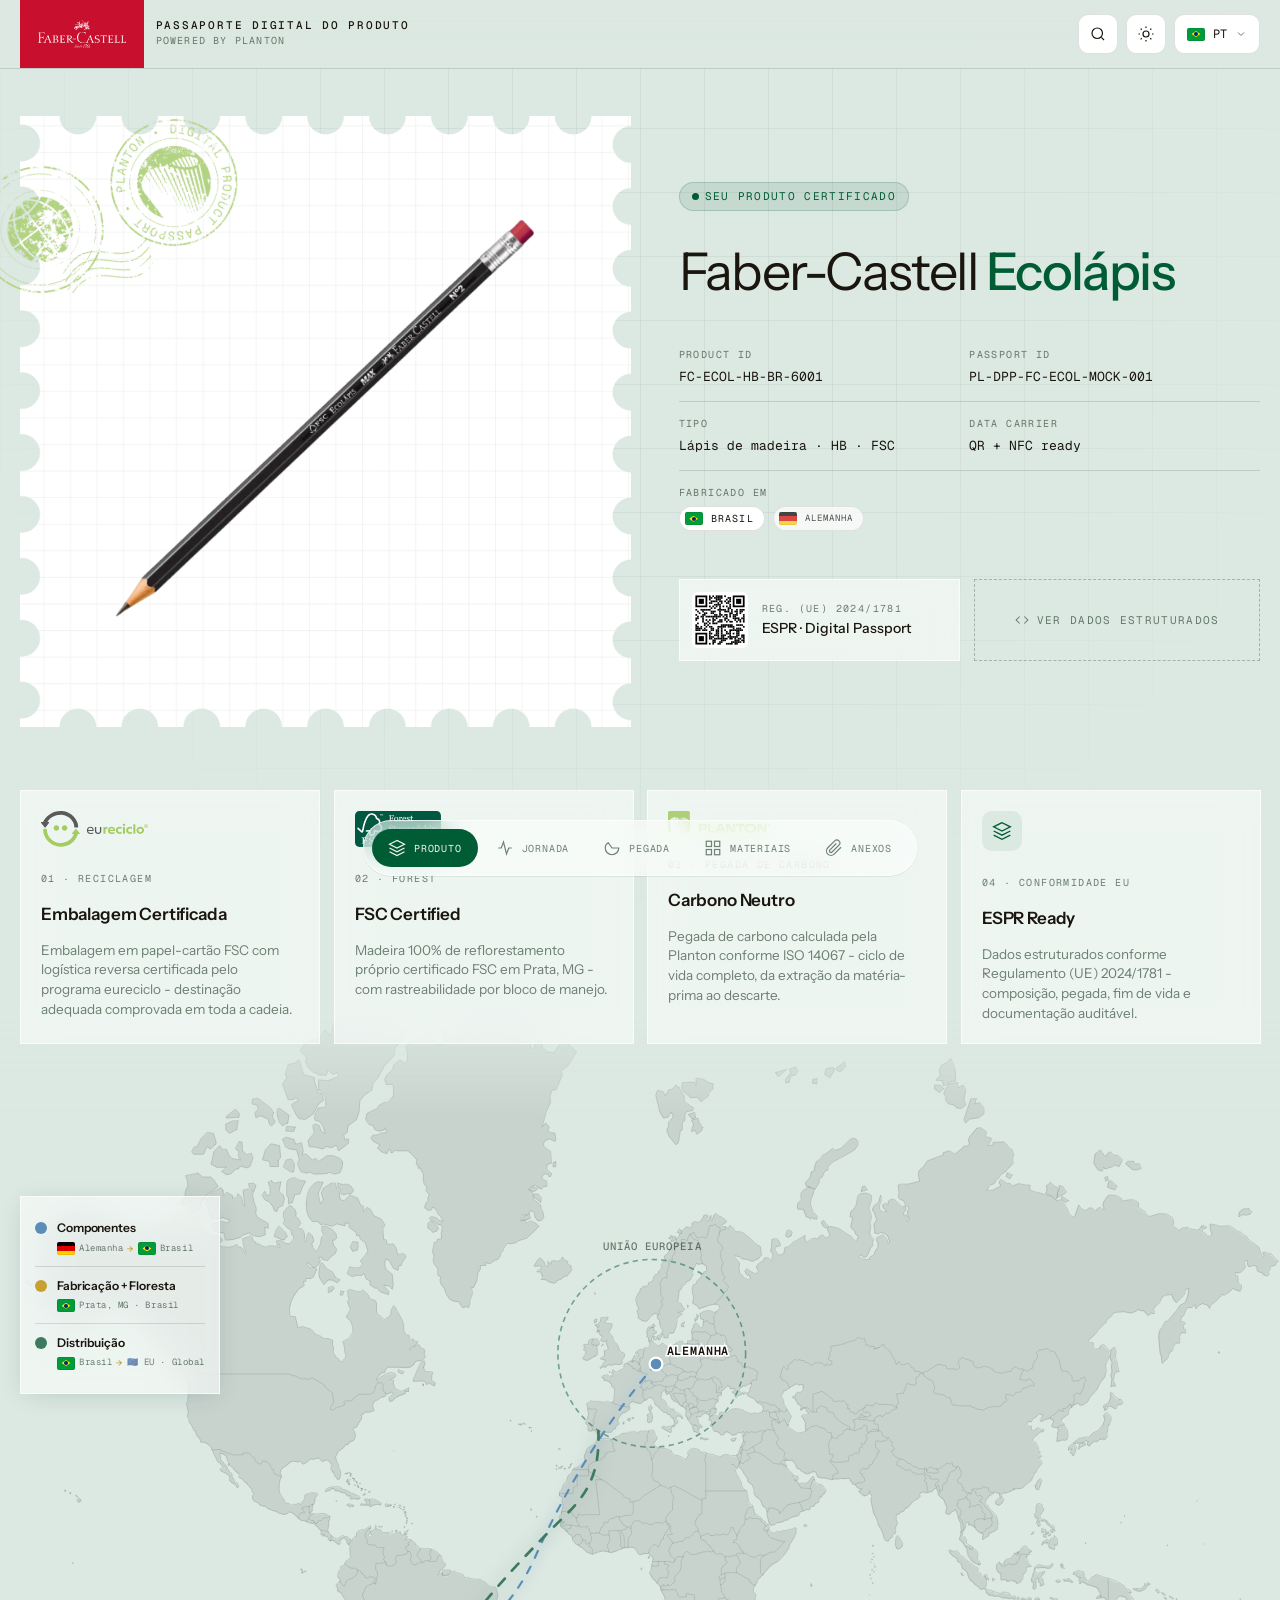
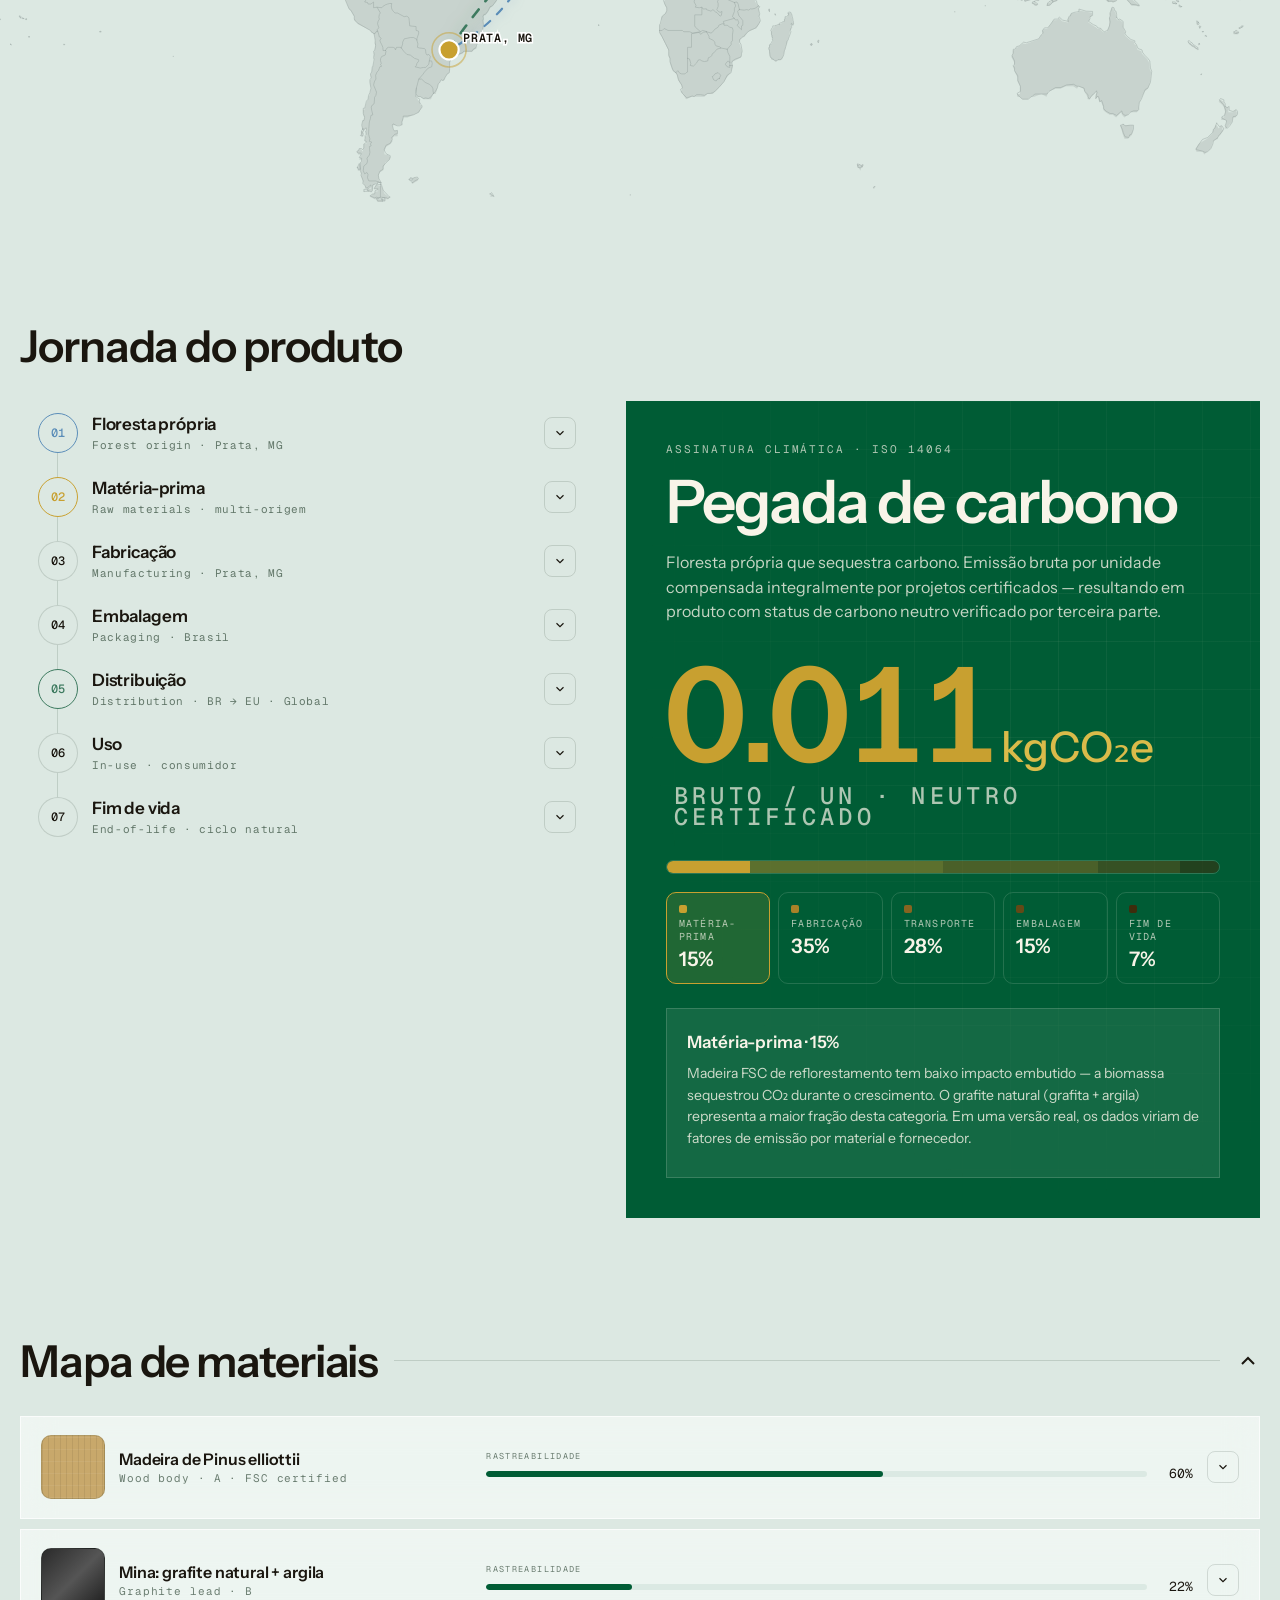
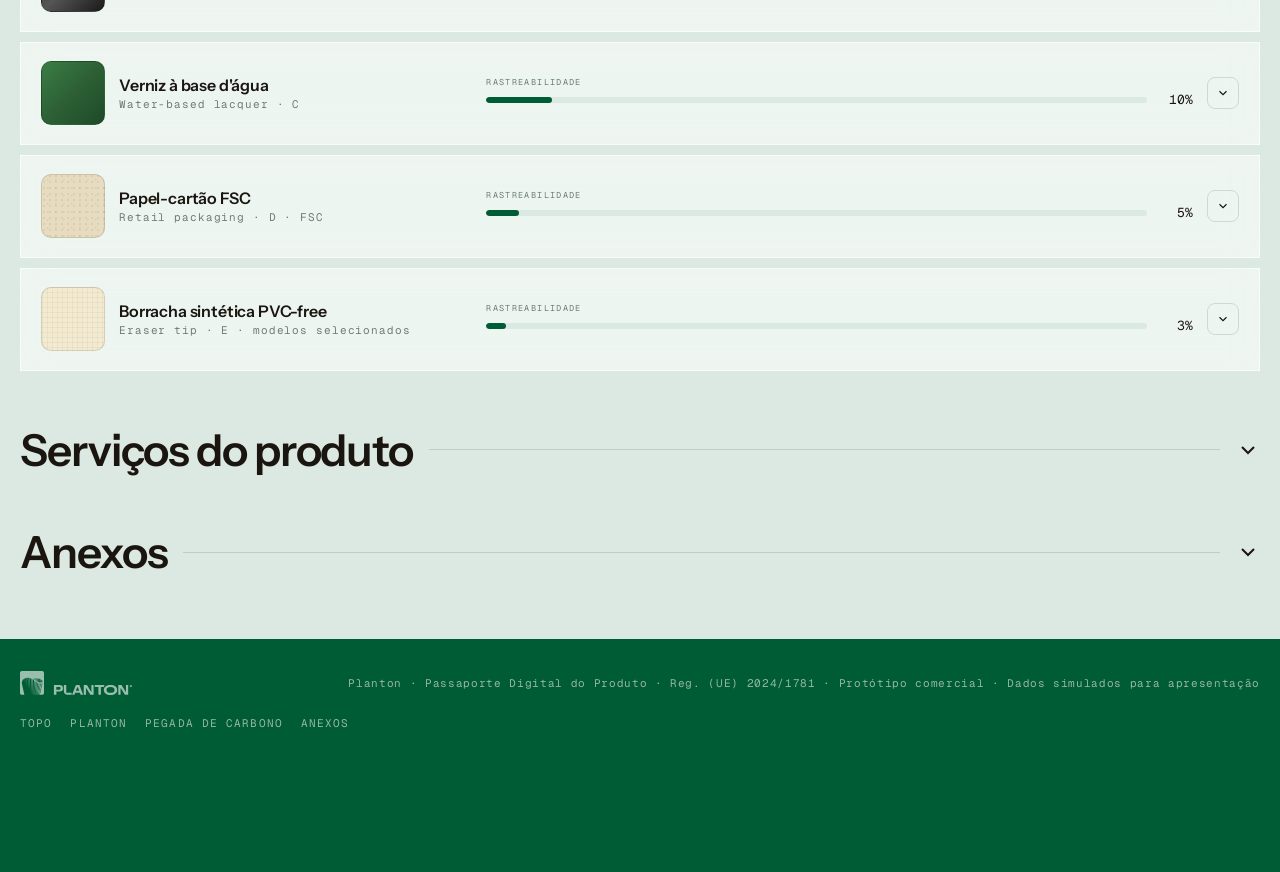
<file: index.html>
<!DOCTYPE html>
<html lang="pt-BR">
<head>
<meta charset="UTF-8" />
<meta name="viewport" content="width=device-width, initial-scale=1.0, viewport-fit=cover" />
<meta name="theme-color" content="#EEF4F1" />
<title>Passaporte Digital do Produto — Faber-Castell Ecolápis · Planton</title>
<link rel="preconnect" href="https://fonts.googleapis.com">
<link rel="preconnect" href="https://fonts.gstatic.com" crossorigin>
<link href="https://fonts.googleapis.com/css2?family=Space+Grotesk:wght@400;500;600;700&family=Instrument+Sans:ital,wght@0,400;0,500;0,600;1,400&family=Geist+Mono:wght@400;500;600&display=swap" rel="stylesheet">
<link rel="icon" type="image/png" href="assets/favicon-light.png">
<link rel="stylesheet" href="style.css">
</head>
<body>

<!-- =========================================================
     HEADER
     ========================================================= -->
<header class="app-header">
  <div class="app-header__inner">
    <div class="brand">
      <div class="brand__fc" aria-label="Faber-Castell">
        <img src="assets/faber-castell.svg" alt="Faber-Castell" class="brand__fc-logo"/>
      </div>
      <div>
        <div class="brand__title" data-i18n="header.title">Passaporte Digital<br class="brand__title-br"> do Produto</div>
        <div class="brand__sub">powered by Planton</div>
      </div>
    </div>

    <div class="header-actions">
      <button class="icon-btn" id="cmdkOpen" title="Buscar (Ctrl/Cmd + K)" aria-label="Abrir busca">
        <svg viewBox="0 0 24 24" fill="none" stroke="currentColor" stroke-width="1.6"><circle cx="11" cy="11" r="7"/><path d="m20 20-3.5-3.5"/></svg>
      </button>
      <button class="icon-btn" id="themeBtn" title="Alternar tema" aria-label="Alternar tema">
        <svg id="iconSun" viewBox="0 0 24 24" fill="none" stroke="currentColor" stroke-width="1.6"><circle cx="12" cy="12" r="4"/><path d="M12 2v2M12 20v2M4.9 4.9l1.4 1.4M17.7 17.7l1.4 1.4M2 12h2M20 12h2M4.9 19.1l1.4-1.4M17.7 6.3l1.4-1.4"/></svg>
        <svg id="iconMoon" viewBox="0 0 24 24" fill="none" stroke="currentColor" stroke-width="1.6" style="display:none"><path d="M21 12.79A9 9 0 1 1 11.21 3a7 7 0 0 0 9.79 9.79z"/></svg>
      </button>
      <div class="lang" id="lang">
        <button class="lang__btn" id="langBtn" aria-haspopup="listbox" aria-expanded="false">
          <span class="lang__flag cflag cflag-br" id="langFlag"></span>
          <span id="langCode">PT</span>
          <svg class="lang__caret" viewBox="0 0 24 24" fill="none" stroke="currentColor" stroke-width="2"><path d="m6 9 6 6 6-6"/></svg>
        </button>
        <div class="lang__menu" id="langMenu" role="listbox">
          <button class="lang__item active" data-lang="pt"><span class="lang__flag cflag cflag-br"></span>Português <span class="mono">PT-BR</span></button>
          <button class="lang__item" data-lang="en"><span class="lang__flag cflag cflag-us"></span>English <span class="mono">EN</span></button>
          <button class="lang__item" data-lang="es"><span class="lang__flag cflag cflag-es"></span>Español <span class="mono">ES</span></button>
          <button class="lang__item" data-lang="de"><span class="lang__flag cflag cflag-de"></span>Deutsch <span class="mono">DE</span></button>
        </div>
      </div>
    </div>
  </div>
</header>

<main>

<!-- =========================================================
     HERO
     ========================================================= -->
<section id="produto" class="hero">
  <div class="container">
    <div class="hero__grid">

      <!-- VISUAL -->
      <div class="hero__visual" id="heroVisual">
        <div class="pencil-stage" aria-hidden="true">
          <div class="pencil-wrap">
            <img src="assets/lapiseira.png" alt="Faber-Castell Ecolápis HB" class="pencil-img"/>
            <img src="assets/badge_passaporte.png" alt="" class="pencil-badge" aria-hidden="true"/>
          </div>
        </div>
      </div>

      <!-- META -->
      <div class="hero__meta flow">

        <div class="hero__badge">
          <span class="hero__badge-dot"></span>
          <span>Seu produto certificado</span>
        </div>

        <h1 class="hero__title">Faber-Castell <em>Ecolápis</em></h1>

        <div class="id-grid">
          <div class="id-cell">
            <span class="id-cell__label">Product ID</span>
            <span class="id-cell__value">FC-ECOL-HB-BR-6001</span>
          </div>
          <div class="id-cell">
            <span class="id-cell__label">Passport ID</span>
            <span class="id-cell__value">PL-DPP-FC-ECOL-MOCK-001</span>
          </div>
          <div class="id-cell">
            <span class="id-cell__label">Tipo</span>
            <span class="id-cell__value">Lápis de madeira · HB · FSC</span>
          </div>
          <div class="id-cell">
            <span class="id-cell__label">Data carrier</span>
            <span class="id-cell__value">QR + NFC ready</span>
          </div>
          <div class="id-cell id-cell--wide">
            <span class="id-cell__label">Fabricado em</span>
            <div class="id-cell__flags">
              <span class="country-badge"><span class="cflag cflag-br"></span> Brasil</span>
              <span class="country-badge" style="opacity:.7;font-size:9px"><span class="cflag cflag-de"></span> Alemanha</span>
            </div>
          </div>
        </div>

        <div class="hero__bottom">
          <div class="qr-card">
            <img class="qr-card__qr" src="assets/qr-code-passaporte.svg" alt="QR code passaporte digital" width="56" height="56">
            <div class="qr-card__txt">
              <span class="qr-card__lbl">Reg. (UE) 2024/1781</span>
              <span class="qr-card__val">ESPR · Digital Passport</span>
            </div>
          </div>
          <button class="json-btn" id="jsonBtn">
            <svg width="14" height="14" viewBox="0 0 24 24" fill="none" stroke="currentColor" stroke-width="1.8"><path d="M16 18l6-6-6-6M8 6l-6 6 6 6"/></svg>
            <span>Ver dados estruturados</span>
          </button>
        </div>
      </div>
    </div>
  </div>
</section>

<!-- =========================================================
     HIGHLIGHTS
     ========================================================= -->
<section class="container reveal" style="padding-top:24px;padding-bottom:32px;position:relative;z-index:2">
  <div class="highlights reveal-stagger" id="highlightsGrid">
    <article class="h-card">
      <div class="h-card__icon h-card__icon--seal"><img src="assets/eureciclo.svg" alt="eureciclo" class="h-card__seal"/></div>
      <div class="h-card__num">01 · Reciclagem</div>
      <h3 class="h-card__title">Embalagem Certificada</h3>
      <p class="h-card__txt">Embalagem em papel-cartão FSC com logística reversa certificada pelo programa eureciclo - destinação adequada comprovada em toda a cadeia.</p>
    </article>
    <article class="h-card">
      <div class="h-card__icon h-card__icon--seal"><img src="assets/FSC.svg" alt="FSC Certified" class="h-card__seal"/></div>
      <div class="h-card__num">02 · Forest</div>
      <h3 class="h-card__title">FSC Certified</h3>
      <p class="h-card__txt">Madeira 100% de reflorestamento próprio certificado FSC em Prata, MG - com rastreabilidade por bloco de manejo.</p>
    </article>
    <article class="h-card">
      <div class="h-card__icon h-card__icon--seal"><img src="assets/Logo_Planton_01.svg" alt="Planton" class="h-card__seal h-card__seal--planton"/></div>
      <div class="h-card__num">03 · Pegada de Carbono</div>
      <h3 class="h-card__title">Carbono Neutro</h3>
      <p class="h-card__txt">Pegada de carbono calculada pela Planton conforme ISO 14067 - ciclo de vida completo, da extração da matéria-prima ao descarte.</p>
    </article>
    <article class="h-card">
      <div class="h-card__icon"><svg viewBox="0 0 24 24" fill="none" stroke="currentColor" stroke-width="1.6"><path d="M12 2L2 7l10 5 10-5-10-5zM2 17l10 5 10-5M2 12l10 5 10-5"/></svg></div>
      <div class="h-card__num">04 · Conformidade EU</div>
      <h3 class="h-card__title">ESPR Ready</h3>
      <p class="h-card__txt">Dados estruturados conforme Regulamento (UE) 2024/1781 - composição, pegada, fim de vida e documentação auditável.</p>
    </article>
  </div>
  <div class="scroll-dots" id="highlightsDots">
    <button class="scroll-dot active" data-idx="0" aria-label="Highlight 1"></button>
    <button class="scroll-dot" data-idx="1" aria-label="Highlight 2"></button>
    <button class="scroll-dot" data-idx="2" aria-label="Highlight 3"></button>
    <button class="scroll-dot" data-idx="3" aria-label="Highlight 4"></button>
  </div>
</section>

<!-- =========================================================
     JORNADA DO PRODUTO — MAPA
     ========================================================= -->
<section id="jornada-mapa-legado" class="reveal" style="padding:0">
  <div>

    <!-- MAP — full-width hero (legado, substituído pelo acordeão) -->
    <div class="map-card">
      <div class="map-layout">
        <div class="map-world">
          <svg id="mapSvg" viewBox="0 0 1200 756" role="img" aria-label="Mapa mundi com rotas de materiais e distribuição do Ecolápis" style="background:transparent">
            <defs>
              <clipPath id="mapClip"><rect width="1200" height="756"/></clipPath>
            </defs>
            <g clip-path="url(#mapClip)">

            <image href="assets/maa_2.svg" x="0" y="0" width="1200" height="756" class="map-base-img" preserveAspectRatio="xMidYMid meet"/>

            <!-- Mercado EU ring -->
            <circle class="map-eu-ring" data-route="eu" cx="611" cy="335" r="88"/>
            <text class="map-label-eu" x="565" y="238">União Europeia</text>

            <!-- STAGE 01: Componentes (azul) DE→BR -->
            <path class="map-route route-01" d="M615,345 C575,390 530,460 500,530 C475,580 445,600 421,613"/>

            <!-- STAGE 03: Distribuição (verde) BR→EU — termina na borda do círculo EU -->
            <path class="map-route route-03" d="M421,613 C448,572 488,528 530,487 C556,462 562,440 561,408"/>

            <!-- DE — fornecedor (azul) -->
            <circle class="map-dot dot-01" data-route="germany" cx="615" cy="345" r="6"/>
            <text class="map-label" x="625" y="337">Alemanha</text>

            <!-- BR HUB — fábrica + floresta (dourado) -->
            <circle class="map-dot dot-02 hub" data-route="brazil" cx="421" cy="613" r="9"/>
            <circle class="map-hub-ring" cx="421" cy="613" r="16"/>
            <text class="map-label" x="434" y="606">Prata, MG</text>

            </g>
          </svg>

        </div>

        <!-- Legend: absolute overlay on desktop, static below map on mobile -->
        <div class="map-legend">
          <div class="map-legend__stage">
            <span class="map-legend__stage-num stage-01">01</span>
            <div class="map-legend__stage-body">
              <span class="map-legend__stage-title">Componentes</span>
              <span class="map-legend__stage-sub">
                <span class="map-legend__flag cflag cflag-de"></span> Alemanha
                <span class="map-legend__arrow">→</span>
                <span class="map-legend__flag cflag cflag-br"></span> Brasil
              </span>
            </div>
          </div>
          <div class="map-legend__stage">
            <span class="map-legend__stage-num stage-02">02</span>
            <div class="map-legend__stage-body">
              <span class="map-legend__stage-title">Fabricação + Floresta</span>
              <span class="map-legend__stage-sub">
                <span class="map-legend__flag cflag cflag-br"></span> Prata, MG · Brasil
              </span>
            </div>
          </div>
          <div class="map-legend__stage">
            <span class="map-legend__stage-num stage-03">03</span>
            <div class="map-legend__stage-body">
              <span class="map-legend__stage-title">Distribuição</span>
              <span class="map-legend__stage-sub">
                <span class="map-legend__flag cflag cflag-br"></span> Brasil
                <span class="map-legend__arrow">→</span>
                🇪🇺 EU · Global
              </span>
            </div>
          </div>
        </div>

        <!-- hidden panel kept for JS compat -->
        <aside class="map-panel" id="mapPanel" aria-hidden="true">
          <h3 id="mapTitle"></h3>
          <p id="mapCopy"></p>
          <div class="map-panel__meta">
            <div class="map-panel__row"><span>Etapa</span><b id="mapStage"></b></div>
            <div class="map-panel__row"><span>Status</span><b id="mapStatus"></b></div>
            <div class="map-panel__row"><span>Dado crítico</span><b id="mapData"></b></div>
          </div>
          <div class="map-chips" id="mapChips">
            <button class="map-chip active" data-route="germany"><span class="cflag cflag-de"></span> Alemanha</button>
            <button class="map-chip" data-route="czech"><span class="cflag cflag-cz"></span> Embalagem</button>
            <button class="map-chip" data-route="austria"><span class="cflag cflag-at"></span> Grafite</button>
            <button class="map-chip" data-route="brazil"><span class="cflag cflag-br"></span> Distribuição</button>
            <button class="map-chip" data-route="eu">🇪🇺 Mercado UE</button>
          </div>
        </aside>
      </div>
    </div>

  </div>
</section>

<!-- =========================================================
     JORNADA DO PRODUTO  (NEW: carbon + acordeão + badges)
     ========================================================= -->
<section id="jornada" class="container reveal">
  <div class="section-head">
    <div>
      <h2 class="section-title">Jornada do produto</h2>
    </div>
  </div>

  <div class="journey-grid">

    <!-- ACCORDION — left column -->
    <ol class="journey-accordion reveal-stagger" id="journeyAccordion" role="list">

      <li class="j-acc" data-step="0">
        <button class="j-acc__head" aria-expanded="false">
          <span class="j-acc__num">01</span>
          <div class="j-acc__title-wrap">
            <span class="j-acc__title">Floresta própria</span>
            <span class="j-acc__sub">Forest origin · Prata, MG</span>
          </div>
          <div class="j-acc__chev"><svg viewBox="0 0 24 24" fill="none" stroke="currentColor" stroke-width="2"><path d="m6 9 6 6 6-6"/></svg></div>
        </button>
        <div class="j-acc__body">
          <div class="j-acc__body-inner">
            <div class="j-acc__badges">
              <span class="country-badge"><span class="cflag cflag-br"></span>Brasil</span>
            </div>
            <p class="j-acc__txt">A Faber-Castell mantém ~10.000 ha de floresta própria de <em>Pinus elliottii</em> em Prata, MG. Cada árvore é rastreada por bloco de manejo, permitindo declarar a origem exata da madeira por lote de produto - dado exigido pelo ESPR para declaração de conteúdo de biomassa.</p>
            <div class="j-acc__data">
              <div class="j-acc__cell"><div class="j-acc__cell-lbl">Espécie</div><div class="j-acc__cell-val">Pinus elliottii</div></div>
              <div class="j-acc__cell"><div class="j-acc__cell-lbl">Área</div><div class="j-acc__cell-val">~10.000 ha</div></div>
              <div class="j-acc__cell"><div class="j-acc__cell-lbl">Certificação</div><div class="j-acc__cell-val">FSC · PEFC</div></div>
              <div class="j-acc__cell"><div class="j-acc__cell-lbl">Rotação</div><div class="j-acc__cell-val">~15 anos</div></div>
            </div>
          </div>
        </div>
      </li>

      <li class="j-acc" data-step="1">
        <button class="j-acc__head" aria-expanded="false">
          <span class="j-acc__num">02</span>
          <div class="j-acc__title-wrap">
            <span class="j-acc__title">Matéria-prima</span>
            <span class="j-acc__sub">Raw materials · multi-origem</span>
          </div>
          <div class="j-acc__chev"><svg viewBox="0 0 24 24" fill="none" stroke="currentColor" stroke-width="2"><path d="m6 9 6 6 6-6"/></svg></div>
        </button>
        <div class="j-acc__body">
          <div class="j-acc__body-inner">
            <div class="j-acc__badges">
              <span class="country-badge"><span class="cflag cflag-br"></span>Brasil</span>
              <span class="country-badge"><span class="cflag cflag-de"></span>Alemanha</span>
            </div>
            <p class="j-acc__txt">Madeira serrada de floresta própria, grafite natural e argila como constituintes da mina. Verniz à base d'água fornecido da Alemanha. Sem solventes orgânicos, sem PVC, sem metais pesados — em conformidade com REACH e RoHS.</p>
            <div class="j-acc__data">
              <div class="j-acc__cell"><div class="j-acc__cell-lbl">Madeira</div><div class="j-acc__cell-val">Pinus (BR · FSC)</div></div>
              <div class="j-acc__cell"><div class="j-acc__cell-lbl">Mina</div><div class="j-acc__cell-val">grafite + argila (BR)</div></div>
              <div class="j-acc__cell"><div class="j-acc__cell-lbl">Verniz</div><div class="j-acc__cell-val">aquoso · DE · REACH</div></div>
              <div class="j-acc__cell"><div class="j-acc__cell-lbl">Substâncias SVHC</div><div class="j-acc__cell-val">ausentes</div></div>
            </div>
          </div>
        </div>
      </li>

      <li class="j-acc" data-step="2">
        <button class="j-acc__head" aria-expanded="false">
          <span class="j-acc__num">03</span>
          <div class="j-acc__title-wrap">
            <span class="j-acc__title">Fabricação</span>
            <span class="j-acc__sub">Manufacturing · Prata, MG</span>
          </div>
          <div class="j-acc__chev"><svg viewBox="0 0 24 24" fill="none" stroke="currentColor" stroke-width="2"><path d="m6 9 6 6 6-6"/></svg></div>
        </button>
        <div class="j-acc__body">
          <div class="j-acc__body-inner">
            <div class="j-acc__badges">
              <span class="country-badge"><span class="cflag cflag-br"></span>Brasil</span>
            </div>
            <p class="j-acc__txt">Planta industrial 100% própria em Prata, MG. Corte, colagem, pintura com verniz aquoso, gravação e controle de qualidade. Mix energético com participação de biomassa residual gerada pelo próprio processo.</p>
            <div class="j-acc__data">
              <div class="j-acc__cell"><div class="j-acc__cell-lbl">Lote</div><div class="j-acc__cell-val">LOT-2026-BR-12</div></div>
              <div class="j-acc__cell"><div class="j-acc__cell-lbl">Planta</div><div class="j-acc__cell-val">Prata, MG - FC Brasil</div></div>
              <div class="j-acc__cell"><div class="j-acc__cell-lbl">Energia</div><div class="j-acc__cell-val">biomassa + rede</div></div>
              <div class="j-acc__cell"><div class="j-acc__cell-lbl">Qualidade</div><div class="j-acc__cell-val">ISO 9001 certificado</div></div>
            </div>
          </div>
        </div>
      </li>

      <li class="j-acc" data-step="3">
        <button class="j-acc__head" aria-expanded="false">
          <span class="j-acc__num">04</span>
          <div class="j-acc__title-wrap">
            <span class="j-acc__title">Embalagem</span>
            <span class="j-acc__sub">Packaging · Brasil</span>
          </div>
          <div class="j-acc__chev"><svg viewBox="0 0 24 24" fill="none" stroke="currentColor" stroke-width="2"><path d="m6 9 6 6 6-6"/></svg></div>
        </button>
        <div class="j-acc__body">
          <div class="j-acc__body-inner">
            <div class="j-acc__badges">
              <span class="country-badge"><span class="cflag cflag-br"></span>Brasil</span>
            </div>
            <p class="j-acc__txt">Embalagem primária em papel-cartão FSC com impressão à base d'água. Caixa com 12 unidades. Data carrier QR impresso na embalagem + etiqueta RFID opcional para varejo e rastreabilidade de pallets.</p>
            <div class="j-acc__data">
              <div class="j-acc__cell"><div class="j-acc__cell-lbl">Material</div><div class="j-acc__cell-val">papel-cartão FSC</div></div>
              <div class="j-acc__cell"><div class="j-acc__cell-lbl">Peso</div><div class="j-acc__cell-val">~8 g / cx 12 un</div></div>
              <div class="j-acc__cell"><div class="j-acc__cell-lbl">Reciclável</div><div class="j-acc__cell-val">sim · 100%</div></div>
              <div class="j-acc__cell"><div class="j-acc__cell-lbl">Data carrier</div><div class="j-acc__cell-val">QR + NFC</div></div>
            </div>
          </div>
        </div>
      </li>

      <li class="j-acc" data-step="4">
        <button class="j-acc__head" aria-expanded="false">
          <span class="j-acc__num">05</span>
          <div class="j-acc__title-wrap">
            <span class="j-acc__title">Distribuição</span>
            <span class="j-acc__sub">Distribution · BR → EU · Global</span>
          </div>
          <div class="j-acc__chev"><svg viewBox="0 0 24 24" fill="none" stroke="currentColor" stroke-width="2"><path d="m6 9 6 6 6-6"/></svg></div>
        </button>
        <div class="j-acc__body">
          <div class="j-acc__body-inner">
            <div class="j-acc__badges">
              <span class="country-badge"><span class="cflag cflag-br"></span>Brasil</span>
              <span class="country-badge muted-badge"><span>🇪🇺</span>EU · Global</span>
            </div>
            <p class="j-acc__txt">Saída da planta em Prata, MG via modal rodoviário até porto. Modal marítimo para Europa e outros mercados globais. Fator de emissão calculado por tonelada·km por modal, conforme ISO 14083.</p>
            <div class="j-acc__data">
              <div class="j-acc__cell"><div class="j-acc__cell-lbl">Mercado</div><div class="j-acc__cell-val">BR · EU · Global</div></div>
              <div class="j-acc__cell"><div class="j-acc__cell-lbl">Modal</div><div class="j-acc__cell-val">rodo + marítimo</div></div>
              <div class="j-acc__cell"><div class="j-acc__cell-lbl">Distância</div><div class="j-acc__cell-val">~9.500 km (BR→EU)</div></div>
              <div class="j-acc__cell"><div class="j-acc__cell-lbl">CO₂ transp.</div><div class="j-acc__cell-val">~0.004 kgCO₂e/un</div></div>
            </div>
          </div>
        </div>
      </li>

      <li class="j-acc" data-step="5">
        <button class="j-acc__head" aria-expanded="false">
          <span class="j-acc__num">06</span>
          <div class="j-acc__title-wrap">
            <span class="j-acc__title">Uso</span>
            <span class="j-acc__sub">In-use · consumidor</span>
          </div>
          <div class="j-acc__chev"><svg viewBox="0 0 24 24" fill="none" stroke="currentColor" stroke-width="2"><path d="m6 9 6 6 6-6"/></svg></div>
        </button>
        <div class="j-acc__body">
          <div class="j-acc__body-inner">
            <div class="j-acc__badges">
              <span class="country-badge"><span class="cflag cflag-br"></span>Brasil &amp; global</span>
            </div>
            <p class="j-acc__txt">Vida útil estimada em ~45 km de traço contínuo. Pode ser afiado indefinidamente com apontador compatível — prolongando o ciclo sem gerar resíduo. Nenhum consumível adicional necessário.</p>
            <div class="j-acc__data">
              <div class="j-acc__cell"><div class="j-acc__cell-lbl">Traço estimado</div><div class="j-acc__cell-val">~45 km</div></div>
              <div class="j-acc__cell"><div class="j-acc__cell-lbl">Manutenção</div><div class="j-acc__cell-val">apontar</div></div>
              <div class="j-acc__cell"><div class="j-acc__cell-lbl">Biodegradável</div><div class="j-acc__cell-val">sim</div></div>
              <div class="j-acc__cell"><div class="j-acc__cell-lbl">Cuidado</div><div class="j-acc__cell-val">guia disponível</div></div>
            </div>
          </div>
        </div>
      </li>

      <li class="j-acc" data-step="6">
        <button class="j-acc__head" aria-expanded="false">
          <span class="j-acc__num">07</span>
          <div class="j-acc__title-wrap">
            <span class="j-acc__title">Fim de vida</span>
            <span class="j-acc__sub">End-of-life · ciclo natural</span>
          </div>
          <div class="j-acc__chev"><svg viewBox="0 0 24 24" fill="none" stroke="currentColor" stroke-width="2"><path d="m6 9 6 6 6-6"/></svg></div>
        </button>
        <div class="j-acc__body">
          <div class="j-acc__body-inner">
            <div class="j-acc__badges">
              <span class="country-badge"><span class="cflag cflag-br"></span>Local</span>
            </div>
            <p class="j-acc__txt">Ao final da vida útil, o lápis pode ser descartado com resíduos orgânicos ou compostado. Madeira e grafite são naturalmente biodegradáveis ou inertes. Não requer separação especial de componentes — atende ao princípio de design para desmontagem do ESPR.</p>
            <div class="j-acc__data">
              <div class="j-acc__cell"><div class="j-acc__cell-lbl">Destino</div><div class="j-acc__cell-val">orgânico / compostagem</div></div>
              <div class="j-acc__cell"><div class="j-acc__cell-lbl">Madeira</div><div class="j-acc__cell-val">biodegradável</div></div>
              <div class="j-acc__cell"><div class="j-acc__cell-lbl">Grafite</div><div class="j-acc__cell-val">inerte · aterro</div></div>
              <div class="j-acc__cell"><div class="j-acc__cell-lbl">Desmontagem</div><div class="j-acc__cell-val">não necessária</div></div>
            </div>
          </div>
        </div>
      </li>

    </ol>

    <!-- CARBON SIGNATURE — right column -->
    <aside id="carbono" class="journey-carbon" aria-label="Pegada de carbono do Ecolápis">
      <div class="carbon">
        <div class="carbon__eyebrow">Assinatura climática · ISO 14064</div>
        <h2 class="carbon__title">Pegada de carbono</h2>
        <p class="carbon__lead">Floresta própria que sequestra carbono. Emissão bruta por unidade compensada integralmente por projetos certificados — resultando em produto com status de carbono neutro verificado por terceira parte.</p>
        <div style="margin-top:32px">
          <div class="carbon__number">
            <span class="num-val" id="carbonNum" data-target="0.014">0.000</span><sup>kgCO₂e</sup><small>bruto / un · neutro certificado</small>
          </div>
        </div>

        <div class="carbon__breakdown" style="margin-top:32px">
          <div class="bd-bar" id="bdBar" role="presentation">
            <div class="bd-seg" data-step="materiais"   style="flex:15;background:#C8A030"></div>
            <div class="bd-seg" data-step="producao"   style="flex:35;background:#A88228"></div>
            <div class="bd-seg" data-step="transporte" style="flex:28;background:#876420"></div>
            <div class="bd-seg" data-step="embalagem"  style="flex:15;background:#634916"></div>
            <div class="bd-seg" data-step="fimdevida"  style="flex:7; background:#3E2D0C"></div>
          </div>

          <div class="bd-list" id="bdList">
            <button class="bd-item active" data-step="materiais">
              <span class="bd-item__dot" style="background:#C8A030"></span>
              <span class="bd-item__label">Matéria-prima</span>
              <span class="bd-item__value">15%</span>
            </button>
            <button class="bd-item" data-step="producao">
              <span class="bd-item__dot" style="background:#A88228"></span>
              <span class="bd-item__label">Fabricação</span>
              <span class="bd-item__value">35%</span>
            </button>
            <button class="bd-item" data-step="transporte">
              <span class="bd-item__dot" style="background:#876420"></span>
              <span class="bd-item__label">Transporte</span>
              <span class="bd-item__value">28%</span>
            </button>
            <button class="bd-item" data-step="embalagem">
              <span class="bd-item__dot" style="background:#634916"></span>
              <span class="bd-item__label">Embalagem</span>
              <span class="bd-item__value">15%</span>
            </button>
            <button class="bd-item" data-step="fimdevida">
              <span class="bd-item__dot" style="background:#3E2D0C"></span>
              <span class="bd-item__label">Fim de vida</span>
              <span class="bd-item__value">7%</span>
            </button>
          </div>

          <div class="bd-context" id="bdContext">
            <h4 class="bd-context__title">Matéria-prima · 15%</h4>
            <p class="bd-context__txt">Madeira FSC de reflorestamento tem baixo impacto embutido — a biomassa sequestrou CO₂ durante o crescimento. O grafite natural (grafita + argila) representa a maior fração desta categoria.</p>
          </div>
        </div>
      </div>
    </aside>

  </div>
</section>

<!-- =========================================================
     MATERIAIS  (movido para depois da jornada)
     ========================================================= -->
<section id="materiais" class="container reveal">
  <button class="section-head section-toggle" data-target="materiaisBody" aria-expanded="true">
    <h2 class="section-title">Mapa de materiais</h2>
    <span class="section-toggle__line"></span>
    <div class="section-toggle__chev"><svg viewBox="0 0 24 24" fill="none" stroke="currentColor" stroke-width="2"><path d="m6 9 6 6 6-6"/></svg></div>
  </button>

  <div class="section-body" id="materiaisBody">
  <div class="mat-list" id="matList">

    <!-- A — Madeira -->
    <article class="mat" data-mat="madeira">
      <button class="mat__head">
        <div class="mat__thumb tex-wood"></div>
        <div class="mat__main">
          <span class="mat__name">Madeira de Pinus elliottii</span>
          <span class="mat__sub">Wood body · A · FSC certified</span>
          <div class="mat__mobile-meta">
            <span class="flag cflag cflag-br"></span>
            <span>Brasil · 60%</span>
            <span class="status-chip s-validated">validado</span>
          </div>
        </div>
        <div class="mat__pct">
          <div class="mat__pct-row"><div class="mat__pct-bar"><div class="mat__pct-fill" style="width:60%"></div></div>
          <span class="mat__pct-val">60%</span></div>
        </div>
        <div class="mat__chev"><svg viewBox="0 0 24 24" fill="none" stroke="currentColor" stroke-width="2"><path d="m6 9 6 6 6-6"/></svg></div>
      </button>
      <div class="mat__body">
        <div class="mat__body-inner">
          <div class="mat__info"><span class="mat__info-lbl">Função</span><span class="mat__info-val">Corpo e estrutura principal do lápis — obtido de floresta própria reflorestada.</span></div>
          <div class="mat__info"><span class="mat__info-lbl">Origem</span><span class="mat__info-val"><span class="cflag cflag-br"></span> Brasil · Prata, MG (floresta própria)</span></div>
          <div class="mat__info"><span class="mat__info-lbl">Status</span><span class="mat__info-val"><span class="status-chip s-validated">FSC · PEFC certificado</span></span></div>
          <div class="mat__info"><span class="mat__info-lbl">Documento</span><span class="mat__info-val">Certificado FSC + declaração de origem por bloco de manejo florestal</span></div>
          <div class="mat__info"><span class="mat__info-lbl">Fim de vida</span><span class="mat__info-val">Biodegradável · compostagem ou descarte orgânico</span></div>
          <div class="mat__info"><span class="mat__info-lbl">Observação</span><span class="mat__info-val">Maior fração mássica. Carbono biogênico sequestrado durante crescimento do pinus — reduz impacto líquido da matéria-prima.</span></div>
        </div>
      </div>
    </article>

    <!-- B — Grafite -->
    <article class="mat" data-mat="grafite">
      <button class="mat__head">
        <div class="mat__thumb tex-graphite"></div>
        <div class="mat__main">
          <span class="mat__name">Mina: grafite natural + argila</span>
          <span class="mat__sub">Graphite lead · B</span>
          <div class="mat__mobile-meta">
            <span class="flag cflag cflag-br"></span><span>Brasil · 22%</span>
            <span class="status-chip s-validated">validado</span>
          </div>
        </div>
        <div class="mat__pct">
          <div class="mat__pct-row"><div class="mat__pct-bar"><div class="mat__pct-fill" style="width:22%"></div></div>
          <span class="mat__pct-val">22%</span></div>
        </div>
        <div class="mat__chev"><svg viewBox="0 0 24 24" fill="none" stroke="currentColor" stroke-width="2"><path d="m6 9 6 6 6-6"/></svg></div>
      </button>
      <div class="mat__body">
        <div class="mat__body-inner">
          <div class="mat__info"><span class="mat__info-lbl">Função</span><span class="mat__info-val">Mina de escrita — grafite natural, argila e água. Sem chumbo, sem cera sintética.</span></div>
          <div class="mat__info"><span class="mat__info-lbl">Origem</span><span class="mat__info-val"><span class="cflag cflag-br"></span> Brasil</span></div>
          <div class="mat__info"><span class="mat__info-lbl">Status</span><span class="mat__info-val"><span class="status-chip s-validated">composição declarada</span></span></div>
          <div class="mat__info"><span class="mat__info-lbl">Documento</span><span class="mat__info-val">Declaração de composição da mina · sem substâncias SVHC</span></div>
          <div class="mat__info"><span class="mat__info-lbl">Fim de vida</span><span class="mat__info-val">Inerte · descarte convencional ou aterro</span></div>
        </div>
      </div>
    </article>

    <!-- C — Verniz -->
    <article class="mat" data-mat="verniz">
      <button class="mat__head">
        <div class="mat__thumb tex-lacquer"></div>
        <div class="mat__main">
          <span class="mat__name">Verniz à base d'água</span>
          <span class="mat__sub">Water-based lacquer · C</span>
          <div class="mat__mobile-meta">
            <span class="flag cflag cflag-de"></span><span>Alemanha · 10%</span>
            <span class="status-chip s-pending">a validar</span>
          </div>
        </div>
        <div class="mat__pct">
          <div class="mat__pct-row"><div class="mat__pct-bar"><div class="mat__pct-fill" style="width:10%"></div></div>
          <span class="mat__pct-val">10%</span></div>
        </div>
        <div class="mat__chev"><svg viewBox="0 0 24 24" fill="none" stroke="currentColor" stroke-width="2"><path d="m6 9 6 6 6-6"/></svg></div>
      </button>
      <div class="mat__body">
        <div class="mat__body-inner">
          <div class="mat__info"><span class="mat__info-lbl">Função</span><span class="mat__info-val">Acabamento externo, cor e proteção da madeira.</span></div>
          <div class="mat__info"><span class="mat__info-lbl">Origem</span><span class="mat__info-val"><span class="cflag cflag-de"></span> Alemanha</span></div>
          <div class="mat__info"><span class="mat__info-lbl">Status</span><span class="mat__info-val"><span class="status-chip s-pending">declaração REACH pendente</span></span></div>
          <div class="mat__info"><span class="mat__info-lbl">Documento</span><span class="mat__info-val">Ficha de segurança · declaração de conformidade REACH · sem solventes orgânicos</span></div>
          <div class="mat__info"><span class="mat__info-lbl">Fim de vida</span><span class="mat__info-val">Biodegradável após secagem completa · sem risco de lixiviação</span></div>
        </div>
      </div>
    </article>

    <!-- D — Embalagem -->
    <article class="mat" data-mat="embalagem">
      <button class="mat__head">
        <div class="mat__thumb tex-paper"></div>
        <div class="mat__main">
          <span class="mat__name">Papel-cartão FSC</span>
          <span class="mat__sub">Retail packaging · D · FSC</span>
          <div class="mat__mobile-meta">
            <span class="flag cflag cflag-br"></span><span>Brasil · 5%</span>
            <span class="status-chip s-validated">validado</span>
          </div>
        </div>
        <div class="mat__pct">
          <div class="mat__pct-row"><div class="mat__pct-bar"><div class="mat__pct-fill" style="width:5%"></div></div>
          <span class="mat__pct-val">5%</span></div>
        </div>
        <div class="mat__chev"><svg viewBox="0 0 24 24" fill="none" stroke="currentColor" stroke-width="2"><path d="m6 9 6 6 6-6"/></svg></div>
      </button>
      <div class="mat__body">
        <div class="mat__body-inner">
          <div class="mat__info"><span class="mat__info-lbl">Função</span><span class="mat__info-val">Embalagem primária (caixa 12 unidades) com impressão à base d'água.</span></div>
          <div class="mat__info"><span class="mat__info-lbl">Origem</span><span class="mat__info-val"><span class="cflag cflag-br"></span> Brasil</span></div>
          <div class="mat__info"><span class="mat__info-lbl">Status</span><span class="mat__info-val"><span class="status-chip s-validated">FSC certificado</span></span></div>
          <div class="mat__info"><span class="mat__info-lbl">Documento</span><span class="mat__info-val">Certificado FSC da embalagem · composição e reciclabilidade declaradas</span></div>
          <div class="mat__info"><span class="mat__info-lbl">Fim de vida</span><span class="mat__info-val">Reciclagem de papel/cartão · coleta seletiva · 100% reciclável</span></div>
        </div>
      </div>
    </article>

    <!-- E — Borracha -->
    <article class="mat" data-mat="borracha">
      <button class="mat__head">
        <div class="mat__thumb tex-eraser"></div>
        <div class="mat__main">
          <span class="mat__name">Borracha sintética PVC-free</span>
          <span class="mat__sub">Eraser tip · E · modelos selecionados</span>
          <div class="mat__mobile-meta">
            <span class="flag cflag cflag-de"></span><span>Alemanha · 3%</span>
            <span class="status-chip s-pending">a validar</span>
          </div>
        </div>
        <div class="mat__pct">
          <div class="mat__pct-row"><div class="mat__pct-bar"><div class="mat__pct-fill" style="width:3%"></div></div>
          <span class="mat__pct-val">3%</span></div>
        </div>
        <div class="mat__chev"><svg viewBox="0 0 24 24" fill="none" stroke="currentColor" stroke-width="2"><path d="m6 9 6 6 6-6"/></svg></div>
      </button>
      <div class="mat__body">
        <div class="mat__body-inner">
          <div class="mat__info"><span class="mat__info-lbl">Função</span><span class="mat__info-val">Ponteira apagadora (presente em modelos selecionados).</span></div>
          <div class="mat__info"><span class="mat__info-lbl">Origem</span><span class="mat__info-val"><span class="cflag cflag-de"></span> Alemanha</span></div>
          <div class="mat__info"><span class="mat__info-lbl">Status</span><span class="mat__info-val"><span class="status-chip s-pending">declaração PVC-free pendente</span></span></div>
          <div class="mat__info"><span class="mat__info-lbl">Documento</span><span class="mat__info-val">Declaração PVC-free · ficha técnica do elastômero</span></div>
          <div class="mat__info"><span class="mat__info-lbl">Fim de vida</span><span class="mat__info-val">Descarte com resíduos urbanos · triagem específica de elastômero</span></div>
        </div>
      </div>
    </article>

  </div>
  </div><!-- /section-body materiaisBody -->
</section>

<!-- =========================================================
     SERVIÇOS DO PRODUTO  (Aftercare · Post-purchase)
     ========================================================= -->
<section id="servicos" class="container reveal">
  <button class="section-head section-toggle" data-target="servicosBody" aria-expanded="false">
    <h2 class="section-title">Serviços do produto</h2>
    <span class="section-toggle__line"></span>
    <div class="section-toggle__chev"><svg viewBox="0 0 24 24" fill="none" stroke="currentColor" stroke-width="2"><path d="m6 9 6 6 6-6"/></svg></div>
  </button>

  <div class="section-body collapsed" id="servicosBody">
  <div class="after-grid reveal-stagger" id="servicosGrid">
    <article class="after">
      <div class="after__icon"><svg viewBox="0 0 24 24" fill="none" stroke="currentColor" stroke-width="1.6"><path d="M3 12a9 9 0 1 0 9-9v6l-3-3"/></svg></div>
      <h3 class="after__title">Comprar refil compatível</h3>
      <p class="after__txt">Prolongue a vida útil com grafite HB e borracha substituível. Encontre referências e revendedores compatíveis.</p>
      <button class="after__cta">Encontrar refil <svg viewBox="0 0 24 24" fill="none" stroke="currentColor" stroke-width="2"><path d="M5 12h14M13 5l7 7-7 7"/></svg></button>
    </article>
    <article class="after">
      <div class="after__icon"><svg viewBox="0 0 24 24" fill="none" stroke="currentColor" stroke-width="1.6"><path d="M19 21H5a2 2 0 0 1-2-2V5a2 2 0 0 1 2-2h11l5 5v11a2 2 0 0 1-2 2z"/><path d="M17 21v-8H7v8M7 3v5h8"/></svg></div>
      <h3 class="after__title">Registrar produto</h3>
      <p class="after__txt">Salve este passaporte e acompanhe histórico, suporte e atualizações em um único lugar.</p>
      <button class="after__cta">Salvar no passaporte <svg viewBox="0 0 24 24" fill="none" stroke="currentColor" stroke-width="2"><path d="M5 12h14M13 5l7 7-7 7"/></svg></button>
    </article>
    <article class="after">
      <div class="after__icon"><svg viewBox="0 0 24 24" fill="none" stroke="currentColor" stroke-width="1.6"><path d="M12 2a10 10 0 1 0 10 10"/><path d="M22 12a10 10 0 0 0-10-10v10z"/></svg></div>
      <h3 class="after__title">Aprender a cuidar</h3>
      <p class="after__txt">Dicas rápidas de conservação e apontamento para máxima durabilidade do lápis.</p>
      <button class="after__cta">Abrir guia de cuidado <svg viewBox="0 0 24 24" fill="none" stroke="currentColor" stroke-width="2"><path d="M5 12h14M13 5l7 7-7 7"/></svg></button>
    </article>
    <article class="after">
      <div class="after__icon"><svg viewBox="0 0 24 24" fill="none" stroke="currentColor" stroke-width="1.6"><path d="M7 19l-4-7 4-7M17 5l4 7-4 7M14 4l-4 16"/></svg></div>
      <h3 class="after__title">Reciclar ou devolver</h3>
      <p class="after__txt">Veja instruções locais para separação de materiais e logística reversa quando o produto chegar ao fim de vida.</p>
      <button class="after__cta">Ver instruções locais <svg viewBox="0 0 24 24" fill="none" stroke="currentColor" stroke-width="2"><path d="M5 12h14M13 5l7 7-7 7"/></svg></button>
    </article>
  </div>
  <div class="scroll-dots" id="servicosDots">
    <button class="scroll-dot active" data-idx="0" aria-label="Serviço 1"></button>
    <button class="scroll-dot" data-idx="1" aria-label="Serviço 2"></button>
    <button class="scroll-dot" data-idx="2" aria-label="Serviço 3"></button>
    <button class="scroll-dot" data-idx="3" aria-label="Serviço 4"></button>
  </div>
  </div><!-- /section-body servicosBody -->
</section>

<!-- =========================================================
     ANEXOS  (former Cofre de provas)
     ========================================================= -->
<section id="anexos" class="container reveal">
  <button class="section-head section-toggle" data-target="anexosBody" aria-expanded="false">
    <h2 class="section-title">Anexos</h2>
    <span class="section-toggle__line"></span>
    <div class="section-toggle__chev"><svg viewBox="0 0 24 24" fill="none" stroke="currentColor" stroke-width="2"><path d="m6 9 6 6 6-6"/></svg></div>
  </button>

  <div class="section-body collapsed" id="anexosBody">
  <div class="annex-grid reveal-stagger" id="annexGrid">

    <article class="annex">
      <div class="annex__head">
        <div class="annex__icon"><svg viewBox="0 0 24 24" fill="none" stroke="currentColor" stroke-width="1.6"><path d="M12 2L2 7l10 5 10-5-10-5zM2 17l10 5 10-5M2 12l10 5 10-5"/></svg></div>
        <span class="annex__ext">.PDF</span>
      </div>
      <div>
        <h4 class="annex__title">Declaração de Conformidade EU</h4>
        <p class="annex__sub">DoC · Reg. (UE) 2024/1781 · ESPR</p>
      </div>
      <div class="annex__meta">
        <span class="status-chip s-required">required</span>
        <span class="annex__cta">Em breve <svg viewBox="0 0 24 24" fill="none" stroke="currentColor" stroke-width="2"><path d="M5 12h14M13 5l7 7-7 7"/></svg></span>
      </div>
    </article>

    <article class="annex">
      <div class="annex__head">
        <div class="annex__icon"><svg viewBox="0 0 24 24" fill="none" stroke="currentColor" stroke-width="1.6"><path d="M12 22V12M12 12C12 7 8 3 3 3c0 5 3.5 9 9 9zM12 12c0-5 4-9 9-9 0 5-3.5 9-9 9"/></svg></div>
        <span class="annex__ext">.PDF</span>
      </div>
      <div>
        <h4 class="annex__title">Certificado FSC</h4>
        <p class="annex__sub">Forest Stewardship Council · madeira certificada</p>
      </div>
      <div class="annex__meta">
        <span class="status-chip s-validated">validated</span>
        <span class="annex__cta">Em breve <svg viewBox="0 0 24 24" fill="none" stroke="currentColor" stroke-width="2"><path d="M5 12h14M13 5l7 7-7 7"/></svg></span>
      </div>
    </article>

    <article class="annex">
      <div class="annex__head">
        <div class="annex__icon"><svg viewBox="0 0 24 24" fill="none" stroke="currentColor" stroke-width="1.6"><path d="M21 12c0 5-4 9-9 9s-9-4-9-9c0-3 2-6 4-7l5 7h9z"/><path d="M15 3.4A9 9 0 0 1 21 12"/></svg></div>
        <span class="annex__ext">.PDF</span>
      </div>
      <div>
        <h4 class="annex__title">Declaração Ambiental de Produto</h4>
        <p class="annex__sub">EPD · ISO 14044 · inventário de ciclo de vida</p>
      </div>
      <div class="annex__meta">
        <span class="status-chip s-pending">pending</span>
        <span class="annex__cta">Em breve <svg viewBox="0 0 24 24" fill="none" stroke="currentColor" stroke-width="2"><path d="M5 12h14M13 5l7 7-7 7"/></svg></span>
      </div>
    </article>

    <article class="annex">
      <div class="annex__head">
        <div class="annex__icon"><svg viewBox="0 0 24 24" fill="none" stroke="currentColor" stroke-width="1.6"><path d="M3 6h18M8 6V4a2 2 0 0 1 2-2h4a2 2 0 0 1 2 2v2M19 6l-1 14a2 2 0 0 1-2 2H8a2 2 0 0 1-2-2L5 6"/><path d="M9 10v6M15 10v6"/></svg></div>
        <span class="annex__ext">.PDF</span>
      </div>
      <div>
        <h4 class="annex__title">Guia de fim de vida</h4>
        <p class="annex__sub">End-of-life · compostagem e descarte consciente</p>
      </div>
      <div class="annex__meta">
        <span class="status-chip s-validated">validated</span>
        <span class="annex__cta">Em breve <svg viewBox="0 0 24 24" fill="none" stroke="currentColor" stroke-width="2"><path d="M5 12h14M13 5l7 7-7 7"/></svg></span>
      </div>
    </article>

  </div>
  <div class="scroll-dots" id="annexDots">
    <button class="scroll-dot active" data-idx="0" aria-label="Anexo 1"></button>
    <button class="scroll-dot" data-idx="1" aria-label="Anexo 2"></button>
    <button class="scroll-dot" data-idx="2" aria-label="Anexo 3"></button>
    <button class="scroll-dot" data-idx="3" aria-label="Anexo 4"></button>
  </div>
  </div><!-- /section-body anexosBody -->
</section>

</main>

<!-- =========================================================
     FOOTER
     ========================================================= -->
<footer class="footer">
  <div class="container footer__inner">
    <div class="footer__brand">
      <a href="https://planton.eco.br/" target="_blank" aria-label="Planton">
        <img src="assets/Logo_Planton_01.svg" alt="Planton" class="footer__logo" />
      </a>
    </div>
    <div class="footer__txt">
      Planton · Passaporte Digital do Produto · Reg. (UE) 2024/1781 · Protótipo comercial · Dados simulados para apresentação
    </div>
    <div class="footer__links">
      <a href="#produto">Topo</a>
      <a href="https://planton.eco.br/" target="_blank">Planton</a>
      <a href="#carbono">Pegada de carbono</a>
      <a href="#anexos">Anexos</a>
    </div>
  </div>
</footer>

<!-- =========================================================
     MOBILE DOCK NAV
     ========================================================= -->
<nav class="dock" id="dock" aria-label="Navegação principal">
  <button class="dock__btn active" data-target="produto">
    <svg viewBox="0 0 24 24" fill="none" stroke="currentColor" stroke-width="1.6"><path d="M12 2L2 7l10 5 10-5-10-5zM2 17l10 5 10-5M2 12l10 5 10-5"/></svg>
    <span>Produto</span>
  </button>
  <button class="dock__btn" data-target="jornada">
    <svg viewBox="0 0 24 24" fill="none" stroke="currentColor" stroke-width="1.6"><path d="M3 12h4l3-8 4 16 3-8h4"/></svg>
    <span>Jornada</span>
  </button>
  <button class="dock__btn" data-target="carbono">
    <svg viewBox="0 0 24 24" fill="none" stroke="currentColor" stroke-width="1.6"><path d="M21 12c0 5-4 9-9 9s-9-4-9-9c0-3 2-6 4-7l5 7h9z"/></svg>
    <span>Pegada</span>
  </button>
  <button class="dock__btn" data-target="materiais">
    <svg viewBox="0 0 24 24" fill="none" stroke="currentColor" stroke-width="1.6"><rect x="3" y="3" width="7" height="7"/><rect x="14" y="3" width="7" height="7"/><rect x="3" y="14" width="7" height="7"/><rect x="14" y="14" width="7" height="7"/></svg>
    <span>Materiais</span>
  </button>
  <button class="dock__btn" data-target="anexos">
    <svg viewBox="0 0 24 24" fill="none" stroke="currentColor" stroke-width="1.6"><path d="M21.4 11.05 12.25 20.2a6 6 0 0 1-8.49-8.49l9.19-9.19a4 4 0 0 1 5.66 5.66L9.42 17.36a2 2 0 0 1-2.83-2.83l8.49-8.49"/></svg>
    <span>Anexos</span>
  </button>
</nav>

<button class="to-top" id="toTop" aria-label="Voltar ao topo">
  <svg viewBox="0 0 24 24" fill="none" stroke="currentColor" stroke-width="2"><path d="m18 15-6-6-6 6"/></svg>
</button>

<!-- =========================================================
     COMMAND PALETTE
     ========================================================= -->
<div class="cmdk-backdrop" id="cmdk">
  <div class="cmdk">
    <input type="text" class="cmdk__input" id="cmdkInput" placeholder="Buscar carbono, FSC, materiais, fim de vida, ID…" />
    <div class="cmdk__list" id="cmdkList"></div>
    <div class="cmdk__hint"><span>Use ↑ ↓ para navegar · Enter para abrir</span><span>ESC para fechar</span></div>
  </div>
</div>

<!-- =========================================================
     JSON MODAL
     ========================================================= -->
<div class="modal-backdrop" id="jsonModal">
  <div class="modal">
    <div class="modal__head">
      <div>
        <div class="modal__title">Dados estruturados do passaporte</div>
        <div class="mono muted" style="font-size:11px;letter-spacing:0.1em;text-transform:uppercase;margin-top:2px">application/json</div>
      </div>
      <button class="modal__close" id="modalClose"><svg width="16" height="16" viewBox="0 0 24 24" fill="none" stroke="currentColor" stroke-width="2"><path d="M18 6L6 18M6 6l12 12"/></svg></button>
    </div>
    <div class="modal__body"><pre id="jsonOut"></pre></div>
  </div>
</div>

<script>
/* =========================================================
   THEME
   ========================================================= */
const themeBtn = document.getElementById('themeBtn');
const iconSun = document.getElementById('iconSun');
const iconMoon = document.getElementById('iconMoon');
function setTheme(t){
  document.documentElement.setAttribute('data-theme', t);
  if(t === 'dark'){ iconSun.style.display='none'; iconMoon.style.display='block'; }
  else { iconSun.style.display='block'; iconMoon.style.display='none'; }
}
themeBtn.addEventListener('click', ()=>{
  const cur = document.documentElement.getAttribute('data-theme');
  setTheme(cur === 'dark' ? 'light' : 'dark');
});

/* =========================================================
   LANGUAGE DROPDOWN (visual mock — selecionar idioma muda chip)
   ========================================================= */
const lang = document.getElementById('lang');
const langBtn = document.getElementById('langBtn');
const langMenu = document.getElementById('langMenu');
const langFlag = document.getElementById('langFlag');
const langCode = document.getElementById('langCode');
const langMap = {
  pt:{flagClass:'cflag-br', code:'PT'},
  en:{flagClass:'cflag-us', code:'EN'},
  es:{flagClass:'cflag-es', code:'ES'},
  de:{flagClass:'cflag-de', code:'DE'},
};
langBtn.addEventListener('click', e=>{
  e.stopPropagation();
  lang.classList.toggle('open');
  langBtn.setAttribute('aria-expanded', lang.classList.contains('open'));
});
document.querySelectorAll('.lang__item').forEach(item=>{
  item.addEventListener('click', ()=>{
    const code = item.dataset.lang;
    document.querySelectorAll('.lang__item').forEach(i=>i.classList.remove('active'));
    item.classList.add('active');
    langFlag.className = 'lang__flag cflag ' + langMap[code].flagClass;
    langCode.textContent = langMap[code].code;
    lang.classList.remove('open');
  });
});
document.addEventListener('click', e=>{
  if(!lang.contains(e.target)) lang.classList.remove('open');
});

/* =========================================================
   CARBON BREAKDOWN
   ========================================================= */
const carbonContent = {
  materiais:{
    title:'Matéria-prima · 15%',
    txt:'Madeira FSC de reflorestamento tem baixo impacto embutido — a biomassa sequestrou CO₂ durante o crescimento. O grafite natural (grafita + argila) representa a maior fração desta categoria. Em uma versão real, os dados viriam de fatores de emissão por material e fornecedor.'
  },
  producao:{
    title:'Fabricação · 35%',
    txt:'Energia da planta de Prata, MG inclui biomassa residual gerada pelo próprio processo de corte da madeira. Em uma versão real, o mix energético seria declarado por lote com rastreio do fator de emissão da rede elétrica regional.'
  },
  transporte:{
    title:'Transporte · 28%',
    txt:'Modal marítimo de ~9.500 km (Prata, MG → portos europeus) é o maior vetor desta categoria. Fator de emissão calculado conforme ISO 14083: ~0,015 kgCO₂/t·km. Otimização de cargas pode reduzir esta parcela.'
  },
  embalagem:{
    title:'Embalagem · 15%',
    txt:'Papel-cartão FSC com impressão aquosa. Impacto inclui produção do papel, impressão, transporte da embalagem vazia até a fábrica e descarte final. A 100% reciclabilidade reduz a pegada do fim de vida desta camada.'
  },
  fimdevida:{
    title:'Fim de vida · 7%',
    txt:'Compostagem ou descarte orgânico. A madeira gera CO₂ biogênico (não fóssil, não contabilizado no balanço de carbono). O grafite é inerte. Pegada de fim de vida é a mais baixa de toda a cadeia.'
  }
};
function setCarbon(step){
  document.querySelectorAll('.bd-item').forEach(b=>b.classList.toggle('active', b.dataset.step===step));
  document.querySelectorAll('.bd-seg').forEach(s=>s.style.opacity = s.dataset.step===step ? '1' : '0.55');
  const ctx = document.getElementById('bdContext');
  ctx.innerHTML = `<h4 class="bd-context__title">${carbonContent[step].title}</h4><p class="bd-context__txt">${carbonContent[step].txt}</p>`;
}
document.querySelectorAll('.bd-item, .bd-seg').forEach(el=>{
  el.addEventListener('click', ()=>{
    stopCarbonAutoCycle();
    setCarbon(el.dataset.step);
  });
});

/* Auto-cycle carbon steps every 2s until user interacts */
let carbonCycleTimer = null;
function stopCarbonAutoCycle(){
  if(carbonCycleTimer){ clearInterval(carbonCycleTimer); carbonCycleTimer = null; }
}
function startCarbonAutoCycle(){
  const steps = ['materiais','producao','transporte','embalagem','fimdevida'];
  let i = 0;
  setCarbon(steps[0]);
  carbonCycleTimer = setInterval(()=>{
    i = (i + 1) % steps.length;
    setCarbon(steps[i]);
  }, 2000);
}
// engage cycle only once carbon section enters viewport
const carbonObs = new IntersectionObserver((entries)=>{
  entries.forEach(e=>{
    if(e.isIntersecting && !carbonCycleTimer){
      startCarbonAutoCycle();
      carbonObs.disconnect();
    }
  });
}, {threshold:0.3});
const carbonEl = document.getElementById('carbono');
if(carbonEl) carbonObs.observe(carbonEl);

/* =========================================================
   MATERIALS ACCORDION
   ========================================================= */
document.querySelectorAll('.mat__head').forEach(head=>{
  head.addEventListener('click', ()=>{
    const mat = head.parentElement;
    const wasOpen = mat.classList.contains('open');
    // close all
    document.querySelectorAll('.mat.open').forEach(m=>m.classList.remove('open'));
    if(!wasOpen) mat.classList.add('open');
  });
});

/* =========================================================
   JOURNEY — ACCORDION + MAP
   ========================================================= */
// Coordenadas dos pontos (viewBox 1200x756)
const MAP_POINTS = {
  DE: {x:615, y:345, label:'Alemanha'},
  BR: {x:421, y:613, label:'Prata, MG · Brasil'},
  EU: {x:640, y:335, label:'Mercado EU'}
};
// Cada step da jornada indica seu(s) país(es) de origem e destino
const JOURNEY_FOCUS = {
  0:{origins:['BR'], destination:'BR'},            // floresta
  1:{origins:['DE','BR'], destination:'BR'},        // matéria-prima
  2:{origins:['BR'], destination:'BR'},             // fabricação
  3:{origins:['BR'], destination:'BR'},             // embalagem
  4:{origins:['BR'], destination:'EU'},             // distribuição
  5:{origins:['EU','BR'], destination:'EU'},        // uso
  6:{origins:['EU','BR'], destination:'BR'}         // fim de vida
};

// Bezier curve helper: smooth arc between two points
function curvedPath(a, b, lift=0.28){
  const mx = (a.x+b.x)/2;
  const my = (a.y+b.y)/2;
  const dx = b.x-a.x, dy = b.y-a.y;
  const dist = Math.hypot(dx,dy);
  // perpendicular offset
  const nx = -dy/dist, ny = dx/dist;
  const cx = mx + nx*dist*lift;
  const cy = my + ny*dist*lift - dist*0.06;
  return `M ${a.x} ${a.y} Q ${cx} ${cy} ${b.x} ${b.y}`;
}

const mapRoutes = document.getElementById('mapRoutes');
const mapPoints = document.querySelectorAll('.map-point, .map-pulse');

function drawRoutes(stepIdx){
  if(!mapRoutes) return;
  const focus = JOURNEY_FOCUS[stepIdx];
  if(!focus) return;
  const dest = MAP_POINTS[focus.destination];
  mapRoutes.innerHTML = '';

  // primary: each origin -> destination
  focus.origins.forEach((iso, i)=>{
    if(iso === focus.destination) return;
    const origin = MAP_POINTS[iso];
    if(!origin) return;
    const path = document.createElementNS('http://www.w3.org/2000/svg','path');
    path.setAttribute('d', curvedPath(origin, dest, 0.32));
    path.setAttribute('class','map-route');
    mapRoutes.appendChild(path);
    requestAnimationFrame(()=>path.classList.add('in'));
  });

  // for matéria-prima (step 0): also show origins converging
  // for distribuição (step 4): also show secondary line DE→BR with a long arc
  if(stepIdx === 4){
    // already drawn above; could add a continuation line
  }

  // highlight active points
  document.querySelectorAll('.map-point').forEach(p=>{
    const iso = p.dataset.iso;
    const isActive = focus.origins.includes(iso) || iso === focus.destination;
    p.classList.toggle('is-active', isActive);
  });
  document.querySelectorAll('.map-pulse').forEach(p=>{
    p.classList.toggle('is-active', p.dataset.iso === focus.destination);
  });
}

function setJourney(i){
  const items = document.querySelectorAll('.j-acc');
  items.forEach((el, idx)=>{
    const open = idx === i;
    el.classList.toggle('open', open);
    const head = el.querySelector('.j-acc__head');
    if(head) head.setAttribute('aria-expanded', open);
  });
  drawRoutes(i);
}

document.querySelectorAll('.j-acc').forEach((el, idx)=>{
  const head = el.querySelector('.j-acc__head');
  head.addEventListener('click', ()=>{
    const isOpen = el.classList.contains('open');
    if(isOpen){
      // collapsing the active leaves nothing open — keep at least one (toggle behavior)
      // here we let it collapse, but routes stay on last
      el.classList.remove('open');
      head.setAttribute('aria-expanded','false');
      return;
    }
    setJourney(idx);
  });
});

drawRoutes(0);

/* =========================================================
   SCROLL SPY + DOCK
   ========================================================= */
const sections = ['produto','jornada-mapa-legado','jornada','carbono','materiais','servicos','anexos'];
const dockBtns = document.querySelectorAll('.dock__btn');
dockBtns.forEach(btn=>{
  btn.addEventListener('click', ()=>{
    const id = btn.dataset.target;
    document.getElementById(id).scrollIntoView({behavior:'smooth', block:'start'});
  });
});
const spy = new IntersectionObserver(entries=>{
  entries.forEach(en=>{
    if(en.isIntersecting){
      const id = en.target.id;
      // jornada-mapa-legado activates the jornada button
      const target = id === 'jornada-mapa-legado' ? 'jornada' : id;
      dockBtns.forEach(b=>b.classList.toggle('active', b.dataset.target===target));
    }
  });
}, {rootMargin:'-40% 0px -55% 0px', threshold:0});
sections.forEach(id=>{ const el = document.getElementById(id); if(el) spy.observe(el); });

/* =========================================================
   BACK TO TOP
   ========================================================= */
const toTop = document.getElementById('toTop');
window.addEventListener('scroll', ()=>{
  toTop.classList.toggle('show', window.scrollY > 600);
});
toTop.addEventListener('click', ()=>window.scrollTo({top:0, behavior:'smooth'}));

/* =========================================================
   COMMAND PALETTE
   ========================================================= */
const cmdk = document.getElementById('cmdk');
const cmdkInput = document.getElementById('cmdkInput');
const cmdkList = document.getElementById('cmdkList');
const cmdkOpen = document.getElementById('cmdkOpen');
const cmdItems = [
  {title:'Pegada de carbono', sub:'Assinatura climática · ISO 14064 · 0.014 kgCO₂e', target:'carbono', ico:'M21 12c0 5-4 9-9 9s-9-4-9-9c0-3 2-6 4-7l5 7h9z'},
  {title:'Jornada do produto', sub:'Floresta → Fábrica → EU · lifecycle', target:'jornada', ico:'M3 12h4l3-8 4 16 3-8h4'},
  {title:'Floresta própria', sub:'FSC · Pinus elliottii · Prata, MG', target:'jornada', ico:'M12 22V12M12 12C12 7 8 3 3 3c0 5 3.5 9 9 9zM12 12c0-5 4-9 9-9 0 5-3.5 9-9 9'},
  {title:'Mapa de materiais', sub:'5 materiais declarados · ESPR Art. 8(2)', target:'materiais', ico:'M3 3h7v7H3zm11 0h7v7h-7zM3 14h7v7H3zm11 0h7v7h-7z'},
  {title:'Anexos e documentos', sub:'DoC · FSC · EPD · Fim de vida', target:'anexos', ico:'M21.4 11.05 12.25 20.2a6 6 0 0 1-8.49-8.49l9.19-9.19a4 4 0 0 1 5.66 5.66L9.42 17.36'},
  {title:'ID do produto', sub:'FC-ECOL-HB-BR-6001 · Ecolápis HB', target:'produto', ico:'M12 2L2 7l10 5 10-5-10-5z'},
  {title:'Fim de vida', sub:'Compostagem · descarte orgânico', target:'materiais', ico:'M7 19l-4-7 4-7M17 5l4 7-4 7M14 4l-4 16'},
  {title:'Conformidade EU', sub:'Reg. (UE) 2024/1781 · ESPR · DPP', target:'anexos', ico:'M12 2L2 7l10 5 10-5-10-5zM2 17l10 5 10-5M2 12l10 5 10-5'}
];
let cmdkFocus = 0;
function renderCmd(q=''){
  const filtered = cmdItems.filter(i => (i.title+' '+i.sub).toLowerCase().includes(q.toLowerCase()));
  cmdkList.innerHTML = filtered.map((i, idx)=>`
    <div class="cmdk__item ${idx===cmdkFocus?'focused':''}" data-target="${i.target}">
      <div class="cmdk__item-ico"><svg viewBox="0 0 24 24" fill="none" stroke="currentColor" stroke-width="1.6"><path d="${i.ico}"/></svg></div>
      <div class="cmdk__item-txt">
        <div class="cmdk__item-title">${i.title}</div>
        <div class="cmdk__item-sub">${i.sub}</div>
      </div>
    </div>`).join('') || `<div class="cmdk__item"><div class="cmdk__item-txt"><div class="cmdk__item-title">Sem resultados</div><div class="cmdk__item-sub">Tente outro termo</div></div></div>`;
  cmdkList.querySelectorAll('.cmdk__item[data-target]').forEach(el=>{
    el.addEventListener('click', ()=>{
      document.getElementById(el.dataset.target).scrollIntoView({behavior:'smooth'});
      closeCmd();
    });
  });
}
function openCmd(){ cmdk.classList.add('show'); cmdkInput.value=''; cmdkFocus=0; renderCmd(''); setTimeout(()=>cmdkInput.focus(), 50); }
function closeCmd(){ cmdk.classList.remove('show'); }
cmdkOpen.addEventListener('click', openCmd);
cmdk.addEventListener('click', e=>{ if(e.target===cmdk) closeCmd(); });
cmdkInput.addEventListener('input', e=>{ cmdkFocus=0; renderCmd(e.target.value); });
document.addEventListener('keydown', e=>{
  if((e.ctrlKey || e.metaKey) && e.key.toLowerCase()==='k'){ e.preventDefault(); openCmd(); }
  if(e.key==='Escape') closeCmd();
  if(cmdk.classList.contains('show')){
    const items = cmdkList.querySelectorAll('.cmdk__item[data-target]');
    if(e.key==='ArrowDown'){ e.preventDefault(); cmdkFocus = Math.min(cmdkFocus+1, items.length-1); renderCmd(cmdkInput.value); }
    if(e.key==='ArrowUp'){ e.preventDefault(); cmdkFocus = Math.max(cmdkFocus-1, 0); renderCmd(cmdkInput.value); }
    if(e.key==='Enter' && items[cmdkFocus]){ document.getElementById(items[cmdkFocus].dataset.target).scrollIntoView({behavior:'smooth'}); closeCmd(); }
  }
});

/* =========================================================
   JSON MODAL
   ========================================================= */
const jsonBtn = document.getElementById('jsonBtn');
const jsonModal = document.getElementById('jsonModal');
const jsonOut = document.getElementById('jsonOut');
const modalClose = document.getElementById('modalClose');
const passportJson = {
  schema: "planton.dpp.v0.2",
  regulation: "Reg. (UE) 2024/1781 (ESPR)",
  status: "mock",
  product: {
    name: "Faber-Castell Ecolápis HB",
    type: "wood_pencil",
    hardness: "HB",
    productId: "FC-ECOL-HB-BR-6001",
    passportId: "PL-DPP-FC-ECOL-MOCK-001",
    lot: "LOT-2026-BR-12",
    version: "v0.2 concept",
    dataCarrier: ["QR", "NFC"],
    lastUpdate: "2026",
    manufacturedIn: "BR",
    certifications: ["FSC", "PEFC", "ISO 9001", "Carbon Neutral"]
  },
  carbon: {
    unit: "kgCO2e",
    perItemGross: 0.014,
    perItemNet: 0.000,
    status: "carbon_neutral_certified",
    method: "mock · ISO 14064",
    scope: "cradle-to-grave",
    breakdown: {
      materials: 0.15,
      production: 0.35,
      transport: 0.28,
      packaging: 0.15,
      endOfLife: 0.07
    }
  },
  materials: [
    {id:"A", name:"Pinus elliottii wood", origin:"BR", cert:"FSC·PEFC", massShare:0.60, status:"validated"},
    {id:"B", name:"Graphite + clay lead", origin:"BR", massShare:0.22, status:"validated"},
    {id:"C", name:"Water-based lacquer", origin:"DE", massShare:0.10, regulation:"REACH", status:"pending"},
    {id:"D", name:"FSC paperboard packaging", origin:"BR", cert:"FSC", massShare:0.05, recyclable:true, status:"validated"},
    {id:"E", name:"PVC-free eraser", origin:"DE", massShare:0.03, pvcFree:true, status:"pending"}
  ],
  sustainability: {
    biodegradable: true,
    repairability: "sharpenable_indefinitely",
    durabilityEstimate_km: 45,
    endOfLifeGuidance: "organic_waste_or_composting",
    svhcSubstances: "absent",
    recycledContent: 0.00
  },
  compliance: {
    ESPR: "Reg. (UE) 2024/1781",
    REACH: "compliant",
    ROHS: "not_applicable",
    packaging: "Reg. (UE) 2022/2065"
  },
  highlights: ["fsc_certified_wood","biodegradable","carbon_neutral","espr_ready"],
  disclaimer: "Protótipo comercial. Dados simulados para apresentação."
};
function syntaxHighlight(obj){
  let json = JSON.stringify(obj, null, 2);
  json = json.replace(/&/g,'&amp;').replace(/</g,'&lt;').replace(/>/g,'&gt;');
  return json.replace(/("(\\u[a-zA-Z0-9]{4}|\\[^u]|[^\\"])*"(\s*:)?|\b(true|false|null)\b|-?\d+(?:\.\d*)?(?:[eE][+\-]?\d+)?)/g, function(m){
    let cls = 'json-num';
    if(/^"/.test(m)) cls = /:$/.test(m) ? 'json-key' : 'json-str';
    else if(/true|false|null/.test(m)) cls = 'json-num';
    return '<span class="'+cls+'">'+m+'</span>';
  });
}
jsonBtn.addEventListener('click', ()=>{ jsonOut.innerHTML = syntaxHighlight(passportJson); jsonModal.classList.add('show'); });
modalClose.addEventListener('click', ()=>jsonModal.classList.remove('show'));
jsonModal.addEventListener('click', e=>{ if(e.target===jsonModal) jsonModal.classList.remove('show'); });

/* =========================================================
   SCROLL REVEAL (premium fade-in cascade)
   ========================================================= */
const prefersReducedMotion = window.matchMedia('(prefers-reduced-motion: reduce)').matches;
if(!prefersReducedMotion){
  const revealObs = new IntersectionObserver((entries)=>{
    entries.forEach(en=>{
      if(en.isIntersecting){
        en.target.classList.add('in');
        revealObs.unobserve(en.target);
      }
    });
  }, {threshold:0.08, rootMargin:'0px 0px -8% 0px'});
  document.querySelectorAll('.reveal, .reveal-stagger').forEach(el => revealObs.observe(el));
}else{
  document.querySelectorAll('.reveal, .reveal-stagger').forEach(el => el.classList.add('in'));
}

/* =========================================================
   CARBON COUNTER ANIMATION
   ========================================================= */
const carbonNumEl = document.getElementById('carbonNum');
if(carbonNumEl){
  const target = parseFloat(carbonNumEl.dataset.target);
  let started = false;
  const counterObs = new IntersectionObserver((entries)=>{
    entries.forEach(en=>{
      if(en.isIntersecting && !started){
        started = true;
        const dur = prefersReducedMotion ? 0 : 1600;
        const t0 = performance.now();
        const step = (now)=>{
          const t = Math.min(1, (now - t0)/dur);
          const eased = 1 - Math.pow(1-t, 3);
          carbonNumEl.textContent = (target * eased).toFixed(3);
          if(t < 1) requestAnimationFrame(step);
          else carbonNumEl.textContent = target.toFixed(3);
        };
        requestAnimationFrame(step);
      }
    });
  }, {threshold:0.4});
  counterObs.observe(carbonNumEl);
}

/* =========================================================
   HERO PENCIL — SUBTLE PARALLAX + TILT
   ========================================================= */
const heroVisual = document.getElementById('heroVisual');
const pencilSvg = document.querySelector('.pencil-svg');
if(heroVisual && pencilSvg && !prefersReducedMotion){
  let rafId = null, tx = 0, ty = 0;
  heroVisual.addEventListener('mousemove', e => {
    const r = heroVisual.getBoundingClientRect();
    const x = (e.clientX - r.left)/r.width - 0.5;
    const y = (e.clientY - r.top)/r.height - 0.5;
    tx = x * 18;
    ty = y * 14;
    if(rafId) return;
    rafId = requestAnimationFrame(()=>{
      pencilSvg.style.transform = `rotate(-22deg) translate(${tx}px, ${ty}px)`;
      rafId = null;
    });
  });
  heroVisual.addEventListener('mouseleave', ()=>{
    pencilSvg.style.transform = '';
  });
}

/* =========================================================
   MAGNETIC HOVER — CTAs PREMIUM
   ========================================================= */
if(!prefersReducedMotion){
  document.querySelectorAll('.after__cta, .json-btn, .annex').forEach(el => {
    let raf = null;
    el.addEventListener('mousemove', e => {
      const r = el.getBoundingClientRect();
      const x = (e.clientX - r.left)/r.width - 0.5;
      const y = (e.clientY - r.top)/r.height - 0.5;
      if(raf) return;
      raf = requestAnimationFrame(()=>{
        el.style.transform = `translate(${x*5}px, ${y*4}px)`;
        raf = null;
      });
    });
    el.addEventListener('mouseleave', ()=>{ el.style.transform = ''; });
  });
}

/* =========================================================
   HEADER SHRINK ON SCROLL
   ========================================================= */
const appHeader = document.querySelector('.app-header');
let lastScrollY = 0;
window.addEventListener('scroll', ()=>{
  const y = window.scrollY;
  if(appHeader){
    appHeader.style.boxShadow = y > 8 ? '0 1px 0 var(--line), 0 12px 28px -22px rgba(10,45,48,0.18)' : 'none';
  }
  lastScrollY = y;
}, {passive:true});

/* =========================================================
   SCROLL CAROUSEL DOTS — Serviços & Anexos
   ========================================================= */
function initCarouselDots(gridId, dotsId){
  const grid = document.getElementById(gridId);
  const dots = document.getElementById(dotsId);
  if(!grid || !dots) return;

  const dotBtns = dots.querySelectorAll('.scroll-dot');
  const items = grid.querySelectorAll('article');

  // Click dot → scroll to item
  dotBtns.forEach(btn=>{
    btn.addEventListener('click', ()=>{
      const idx = +btn.dataset.idx;
      const item = items[idx];
      if(!item) return;
      // Scroll so item aligns with left edge + page padding
      const gridRect = grid.getBoundingClientRect();
      const itemRect = item.getBoundingClientRect();
      grid.scrollBy({left: itemRect.left - gridRect.left - 20, behavior:'smooth'});
    });
  });

  // Sync dots on scroll (IntersectionObserver per item)
  const io = new IntersectionObserver(entries=>{
    entries.forEach(en=>{
      if(!en.isIntersecting) return;
      const idx = [...items].indexOf(en.target);
      dotBtns.forEach((d,i)=>d.classList.toggle('active', i===idx));
    });
  }, {root:grid, threshold:0.55});

  items.forEach(item=>io.observe(item));
}

initCarouselDots('highlightsGrid', 'highlightsDots');
initCarouselDots('servicosGrid', 'servicosDots');
initCarouselDots('annexGrid', 'annexDots');

/* =========================================================
   SECTION TOGGLES (materiais / servicos / anexos)
   ========================================================= */
document.querySelectorAll('.section-toggle').forEach(btn => {
  btn.addEventListener('click', () => {
    const expanded = btn.getAttribute('aria-expanded') === 'true';
    const body = document.getElementById(btn.dataset.target);
    btn.setAttribute('aria-expanded', !expanded);
    body.classList.toggle('collapsed', expanded);
  });
});

/* =========================================================
   KEYBOARD: arrow keys cycle journey accordion
   ========================================================= */
document.addEventListener('keydown', e=>{
  if(cmdk.classList.contains('show')) return;
  if(jsonModal.classList.contains('show')) return;
  const items = document.querySelectorAll('.j-acc');
  const openIdx = [...items].findIndex(el => el.classList.contains('open'));
  const inJourney = document.activeElement && document.activeElement.closest && document.activeElement.closest('#jornada');
  if(!inJourney) return;
  if(e.key === 'ArrowDown'){
    e.preventDefault();
    const next = Math.min(items.length-1, (openIdx<0?0:openIdx+1));
    setJourney(next);
    items[next].querySelector('.j-acc__head').focus();
  }
  if(e.key === 'ArrowUp'){
    e.preventDefault();
    const prev = Math.max(0, (openIdx<0?0:openIdx-1));
    setJourney(prev);
    items[prev].querySelector('.j-acc__head').focus();
  }
});

/* =========================================================
   MAP VIEWBOX — zoom on mobile to route area
   Points: CZ(626,330) AT(636,356) DE(615,345) BR(421,613)
   Cropped viewBox with padding: x=360 y=260 w=340 h=410
   ========================================================= */
const mapSvg = document.getElementById('mapSvg');
const MAP_VB_FULL   = '0 0 1200 756';
const MAP_VB_MOBILE = '260 60 520 700';
function updateMapViewBox(){
  if(!mapSvg) return;
  mapSvg.setAttribute('viewBox', window.innerWidth <= 779 ? MAP_VB_MOBILE : MAP_VB_FULL);
}
updateMapViewBox();
window.addEventListener('resize', updateMapViewBox);

/* =========================================================
   MAP LEGEND — sticky scroll (desktop only)
   Legend sticks to top while user scrolls section,
   then locks at original bottom position when section ends.
   ========================================================= */
(function(){
  const legend = document.querySelector('#jornada-mapa-legado .map-legend');
  const layout = document.querySelector('#jornada-mapa-legado .map-layout');
  if(!legend || !layout) return;

  const mq = window.matchMedia('(min-width: 780px)');
  const START_OFFSET = 200; // initial top offset inside layout (clear previous section cards overlap)
  // dynamic top pad: pin around viewport center so legend follows user's gaze
  function topPad(){ return Math.round(window.innerHeight * 0.35); }

  let ticking = false;
  let baseStyle = null;

  function captureBase(){
    if(baseStyle) return;
    baseStyle = {
      position: legend.style.position,
      top: legend.style.top,
      left: legend.style.left,
      bottom: legend.style.bottom,
      width: legend.style.width
    };
  }

  function reset(){
    if(!baseStyle) return;
    legend.style.position = baseStyle.position;
    legend.style.top = baseStyle.top;
    legend.style.left = baseStyle.left;
    legend.style.bottom = baseStyle.bottom;
    legend.style.width = baseStyle.width;
  }

  // measure original left (from CSS absolute) once
  let originalLeftPx = null;
  function measureLeft(){
    // temporarily ensure absolute baseline for measurement
    const prev = {
      position: legend.style.position,
      top: legend.style.top,
      left: legend.style.left,
      bottom: legend.style.bottom,
      width: legend.style.width
    };
    legend.style.position = '';
    legend.style.top = '';
    legend.style.left = '';
    legend.style.bottom = '';
    legend.style.width = '';
    const layoutRect = layout.getBoundingClientRect();
    const legendRect = legend.getBoundingClientRect();
    originalLeftPx = legendRect.left - layoutRect.left;
    // restore (will be overwritten by update anyway)
    legend.style.position = prev.position;
    legend.style.top = prev.top;
    legend.style.left = prev.left;
    legend.style.bottom = prev.bottom;
    legend.style.width = prev.width;
  }

  function update(){
    ticking = false;
    if(!mq.matches){ reset(); return; }
    if(originalLeftPx === null) measureLeft();

    captureBase();

    const rect = layout.getBoundingClientRect();
    const legendH = legend.offsetHeight;
    const legendW = legend.offsetWidth;
    const viewportTop = topPad();
    // final resting offset from layout top (matches absolute bottom:16px)
    const finalOffset = rect.height - legendH - 16;
    // distance from layout top to current viewport top
    const scrolled = -rect.top;
    // sticky engages when legend's initial slot reaches viewportTop
    const stickyEngageScroll = START_OFFSET - viewportTop;
    // sticky disengages at final resting position
    const stickyEndScroll = finalOffset - viewportTop;

    if(scrolled < stickyEngageScroll){
      // pre-sticky — legend parked at START_OFFSET inside layout
      legend.style.position = 'absolute';
      legend.style.top = START_OFFSET + 'px';
      legend.style.bottom = 'auto';
      legend.style.left = '';
      legend.style.width = '';
      legend.style.zIndex = '';
    } else if(scrolled < stickyEndScroll){
      // sticky window — pin to viewport
      const fixedLeft = rect.left + originalLeftPx;
      legend.style.position = 'fixed';
      legend.style.top = viewportTop + 'px';
      legend.style.bottom = 'auto';
      legend.style.left = fixedLeft + 'px';
      legend.style.width = legendW + 'px';
      legend.style.zIndex = '51'; // above header (z:50)
    } else {
      // reached final — lock at original absolute bottom:16px
      legend.style.position = 'absolute';
      legend.style.top = 'auto';
      legend.style.bottom = '16px';
      legend.style.left = '';
      legend.style.width = '';
      legend.style.zIndex = '';
    }
  }

  function onScroll(){
    if(ticking) return;
    ticking = true;
    requestAnimationFrame(update);
  }

  function onResize(){
    reset();
    baseStyle = null;
    onScroll();
  }

  if(mq.matches) onScroll();
  window.addEventListener('scroll', onScroll, {passive:true});
  window.addEventListener('resize', onResize);
  mq.addEventListener('change', onResize);
})();

</script>
</body>
</html>
</file>
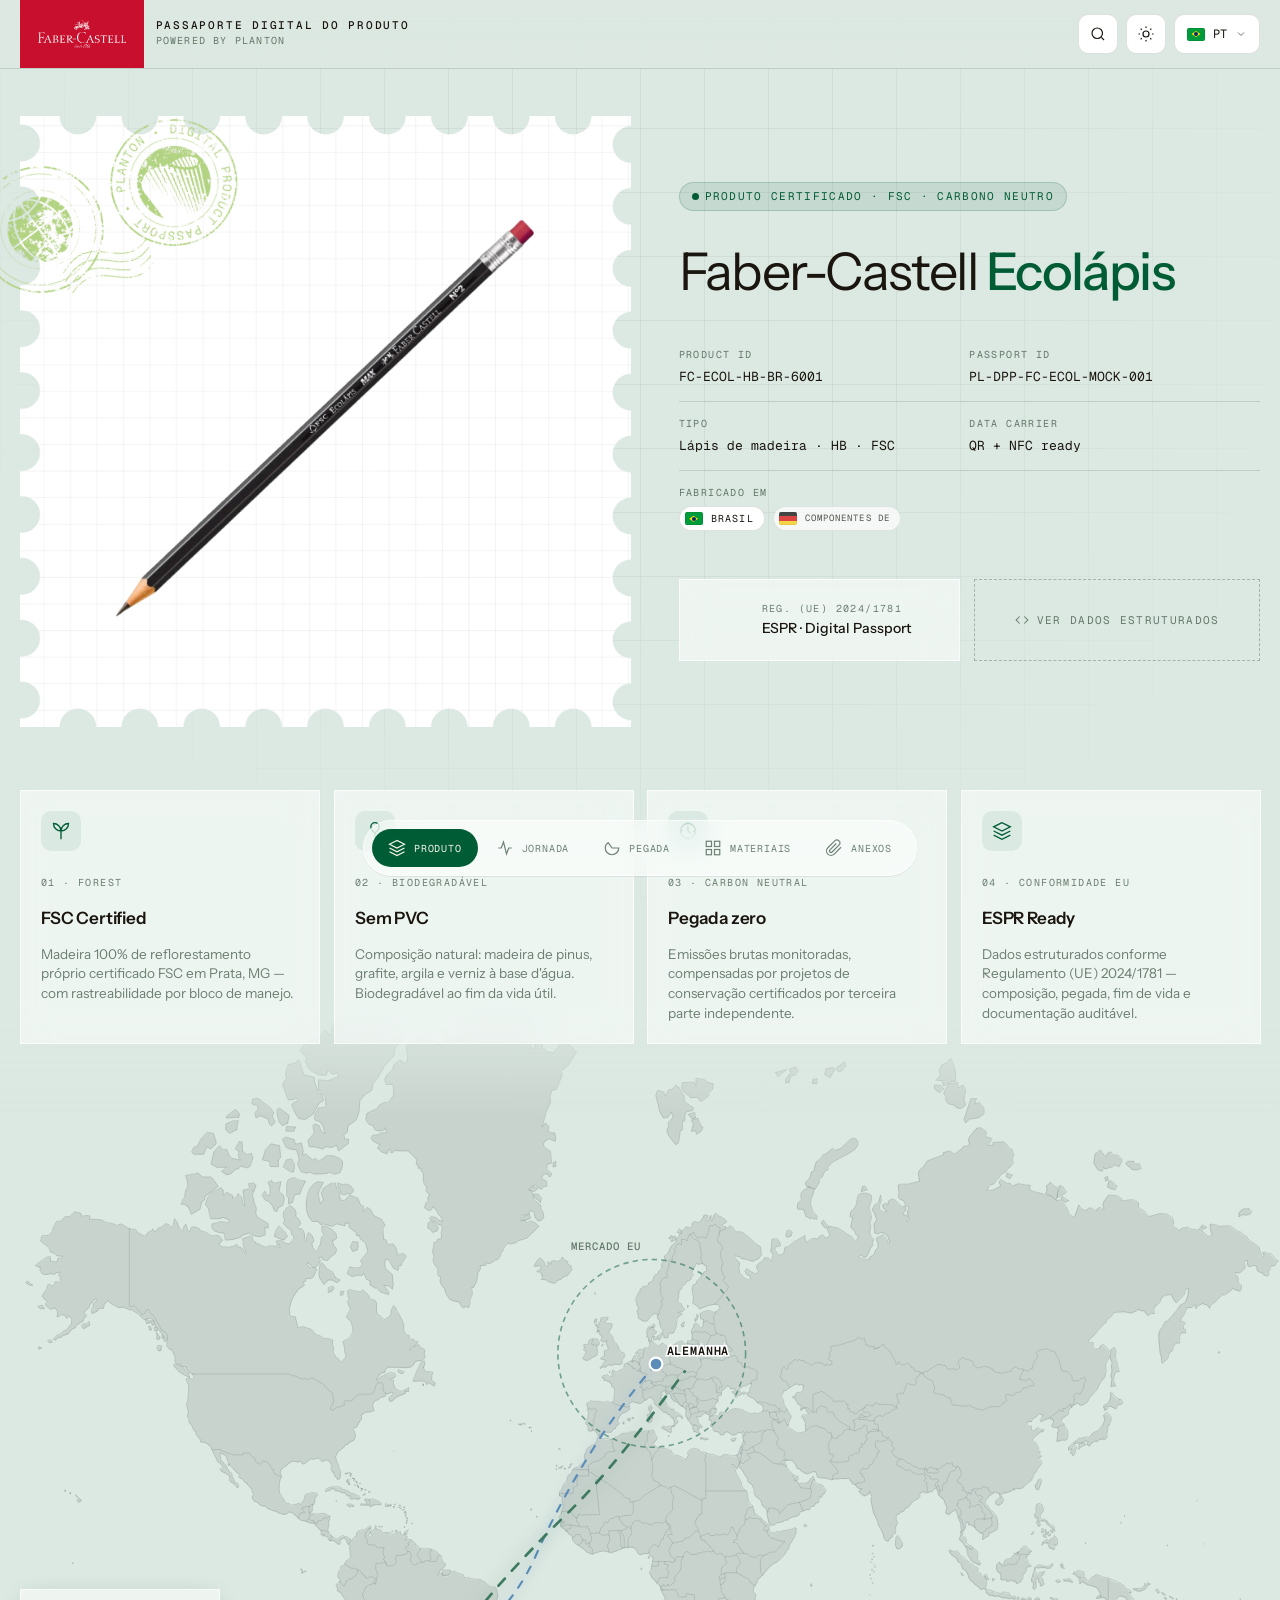
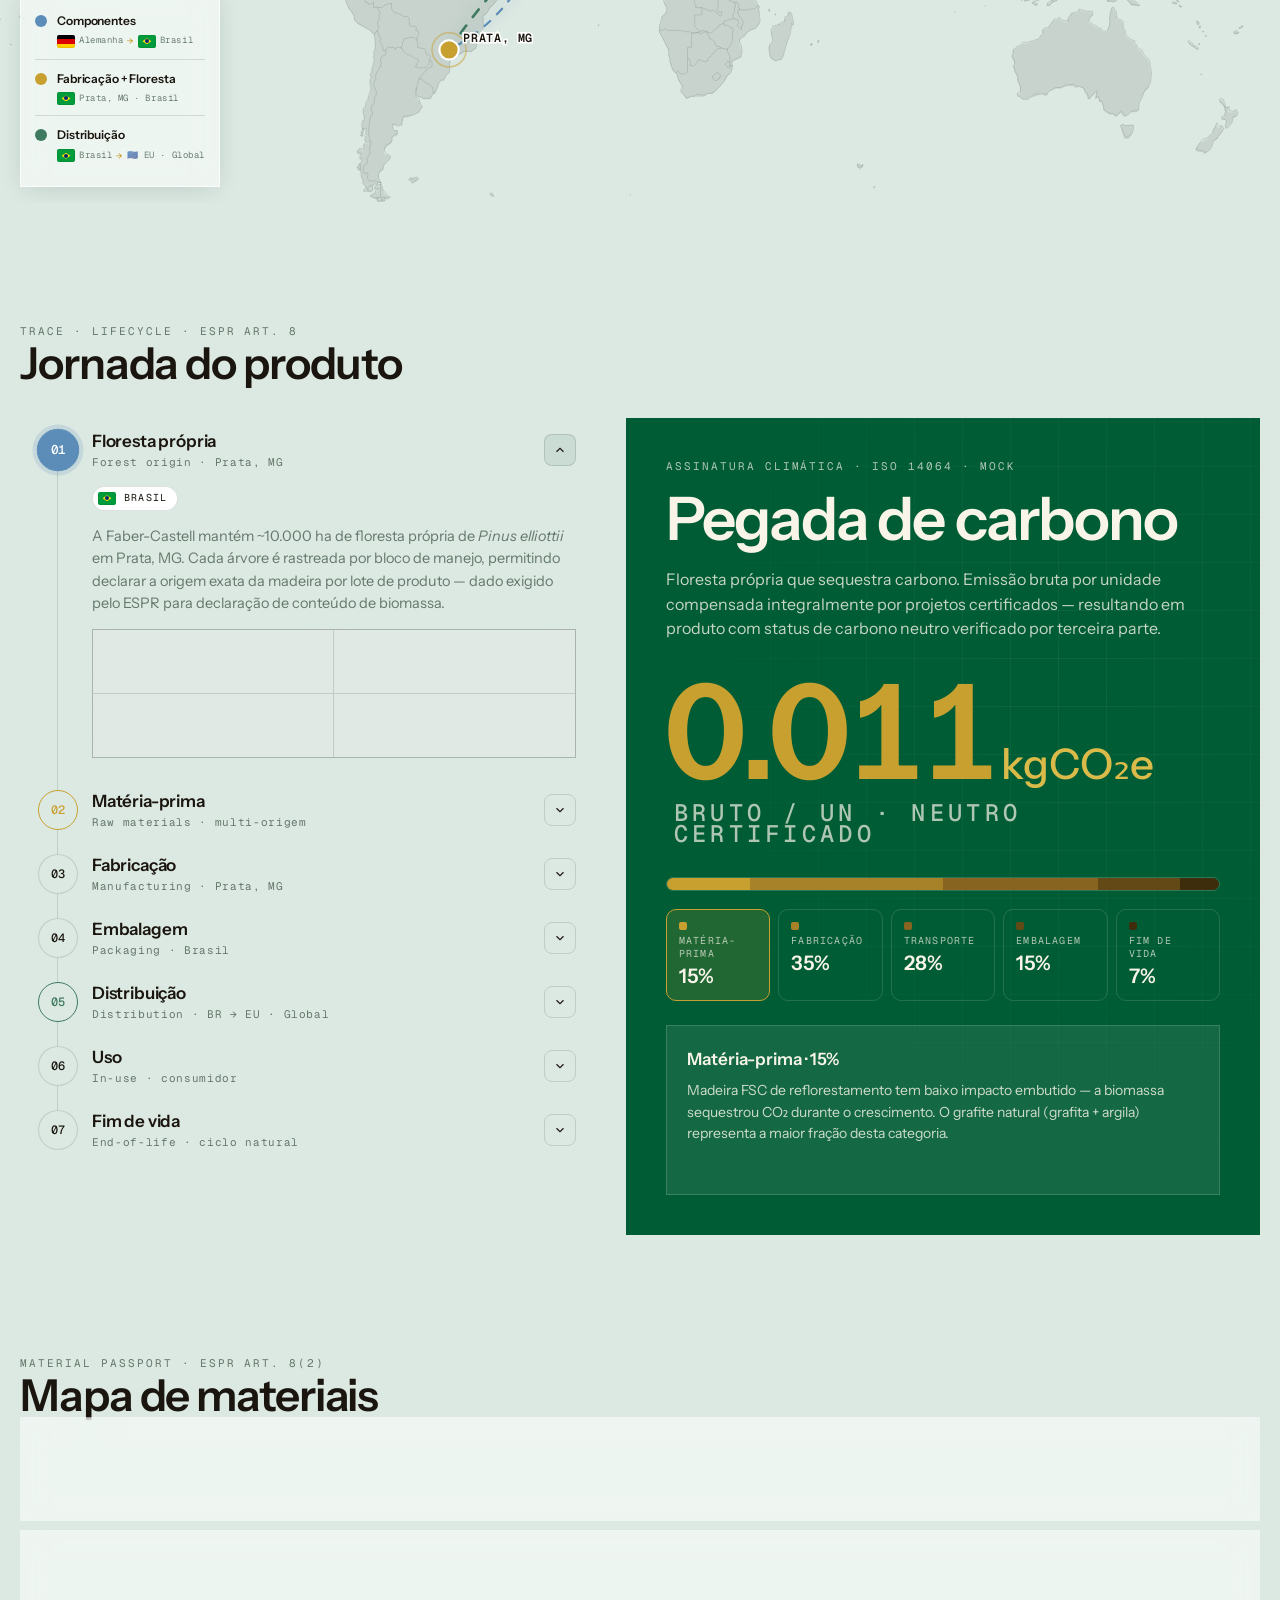
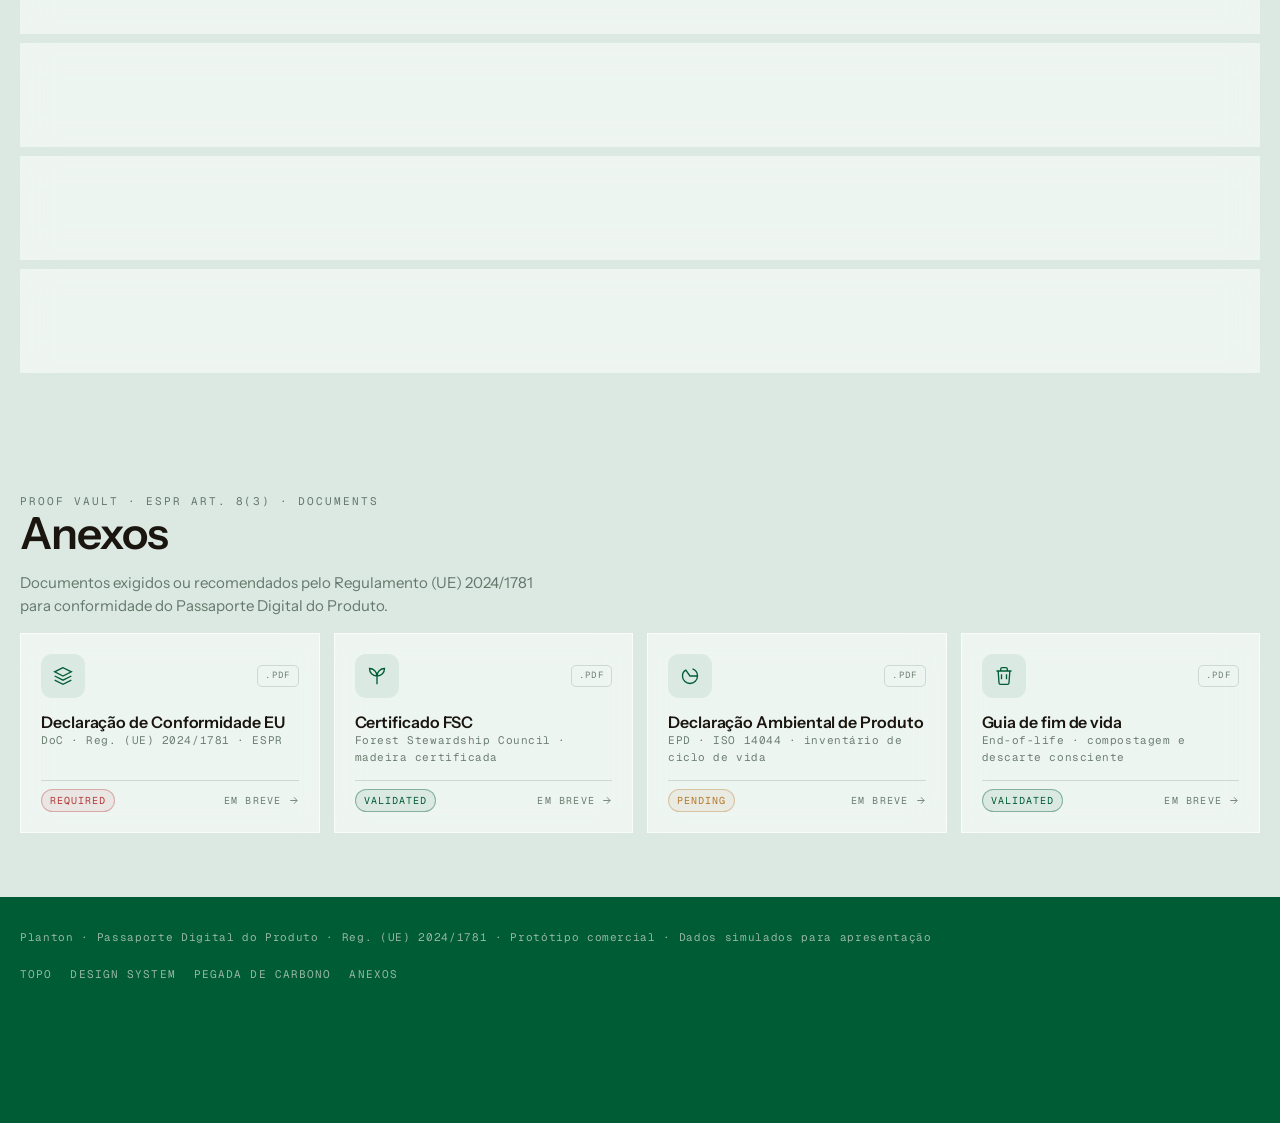
<file: index-novo-conteudo.html>
<!DOCTYPE html>
<html lang="pt-BR">
<head>
<meta charset="UTF-8" />
<meta name="viewport" content="width=device-width, initial-scale=1.0, viewport-fit=cover" />
<meta name="theme-color" content="#EEF4F1" />
<title>Passaporte Digital do Produto — Faber-Castell Ecolápis · Planton</title>
<link rel="preconnect" href="https://fonts.googleapis.com">
<link rel="preconnect" href="https://fonts.gstatic.com" crossorigin>
<link href="https://fonts.googleapis.com/css2?family=Space+Grotesk:wght@400;500;600;700&family=Instrument+Sans:ital,wght@0,400;0,500;0,600;1,400&family=Geist+Mono:wght@400;500;600&display=swap" rel="stylesheet">
<link rel="stylesheet" href="style.css">
</head>
<body>

<!-- =========================================================
     HEADER
     ========================================================= -->
<header class="app-header">
  <div class="app-header__inner">
    <div class="brand">
      <div class="brand__fc" aria-label="Faber-Castell">
        <img src="assets/faber-castell.svg" alt="Faber-Castell" class="brand__fc-logo"/>
      </div>
      <div>
        <div class="brand__title" data-i18n="header.title">Passaporte Digital do Produto</div>
        <div class="brand__sub">powered by Planton</div>
      </div>
    </div>

    <div class="header-actions">
      <button class="icon-btn" id="cmdkOpen" title="Buscar (Ctrl/Cmd + K)" aria-label="Abrir busca">
        <svg viewBox="0 0 24 24" fill="none" stroke="currentColor" stroke-width="1.6"><circle cx="11" cy="11" r="7"/><path d="m20 20-3.5-3.5"/></svg>
      </button>
      <button class="icon-btn" id="themeBtn" title="Alternar tema" aria-label="Alternar tema">
        <svg id="iconSun" viewBox="0 0 24 24" fill="none" stroke="currentColor" stroke-width="1.6"><circle cx="12" cy="12" r="4"/><path d="M12 2v2M12 20v2M4.9 4.9l1.4 1.4M17.7 17.7l1.4 1.4M2 12h2M20 12h2M4.9 19.1l1.4-1.4M17.7 6.3l1.4-1.4"/></svg>
        <svg id="iconMoon" viewBox="0 0 24 24" fill="none" stroke="currentColor" stroke-width="1.6" style="display:none"><path d="M21 12.79A9 9 0 1 1 11.21 3a7 7 0 0 0 9.79 9.79z"/></svg>
      </button>
      <div class="lang" id="lang">
        <button class="lang__btn" id="langBtn" aria-haspopup="listbox" aria-expanded="false">
          <span class="lang__flag cflag cflag-br" id="langFlag"></span>
          <span id="langCode">PT</span>
          <svg class="lang__caret" viewBox="0 0 24 24" fill="none" stroke="currentColor" stroke-width="2"><path d="m6 9 6 6 6-6"/></svg>
        </button>
        <div class="lang__menu" id="langMenu" role="listbox">
          <button class="lang__item active" data-lang="pt"><span class="lang__flag cflag cflag-br"></span>Português <span class="mono">PT-BR</span></button>
          <button class="lang__item" data-lang="en"><span class="lang__flag cflag cflag-us"></span>English <span class="mono">EN</span></button>
          <button class="lang__item" data-lang="es"><span class="lang__flag cflag cflag-es"></span>Español <span class="mono">ES</span></button>
          <button class="lang__item" data-lang="de"><span class="lang__flag cflag cflag-de"></span>Deutsch <span class="mono">DE</span></button>
        </div>
      </div>
    </div>
  </div>
</header>

<main>

<!-- =========================================================
     HERO
     ========================================================= -->
<section id="produto" class="hero">
  <div class="container">
    <div class="hero__grid">

      <!-- VISUAL -->
      <div class="hero__visual" id="heroVisual">
        <div class="pencil-stage" aria-hidden="true">
          <div class="pencil-wrap">
            <img src="assets/lapiseira.png" alt="Faber-Castell Ecolápis HB" class="pencil-img"/>
            <img src="assets/badge_passaporte.png" alt="" class="pencil-badge" aria-hidden="true"/>
          </div>
        </div>
      </div>

      <!-- META -->
      <div class="hero__meta flow">

        <div class="hero__badge">
          <span class="hero__badge-dot"></span>
          <span>Produto certificado · FSC · Carbono neutro</span>
        </div>

        <h1 class="hero__title">Faber-Castell <em>Ecolápis</em></h1>

        <div class="id-grid">
          <div class="id-cell">
            <span class="id-cell__label">Product ID</span>
            <span class="id-cell__value">FC-ECOL-HB-BR-6001</span>
          </div>
          <div class="id-cell">
            <span class="id-cell__label">Passport ID</span>
            <span class="id-cell__value">PL-DPP-FC-ECOL-MOCK-001</span>
          </div>
          <div class="id-cell">
            <span class="id-cell__label">Tipo</span>
            <span class="id-cell__value">Lápis de madeira · HB · FSC</span>
          </div>
          <div class="id-cell">
            <span class="id-cell__label">Data carrier</span>
            <span class="id-cell__value">QR + NFC ready</span>
          </div>
          <div class="id-cell id-cell--wide">
            <span class="id-cell__label">Fabricado em</span>
            <div class="id-cell__flags">
              <span class="country-badge"><span class="cflag cflag-br"></span> Brasil</span>
              <span class="country-badge" style="opacity:.7;font-size:9px"><span class="cflag cflag-de"></span> Componentes DE</span>
            </div>
          </div>
        </div>

        <div class="hero__bottom">
          <div class="qr-card">
            <div class="qr-card__qr" aria-hidden="true"></div>
            <div class="qr-card__txt">
              <span class="qr-card__lbl">Reg. (UE) 2024/1781</span>
              <span class="qr-card__val">ESPR · Digital Passport</span>
            </div>
          </div>
          <button class="json-btn" id="jsonBtn">
            <svg width="14" height="14" viewBox="0 0 24 24" fill="none" stroke="currentColor" stroke-width="1.8"><path d="M16 18l6-6-6-6M8 6l-6 6 6 6"/></svg>
            <span>Ver dados estruturados</span>
          </button>
        </div>
      </div>
    </div>
  </div>
</section>

<!-- =========================================================
     HIGHLIGHTS
     ========================================================= -->
<section class="container reveal" style="padding-top:24px;padding-bottom:32px;position:relative;z-index:2">
  <div class="highlights reveal-stagger" id="highlightsGrid">
    <article class="h-card">
      <div class="h-card__icon"><svg viewBox="0 0 24 24" fill="none" stroke="currentColor" stroke-width="1.6"><path d="M12 22V12M12 12C12 7 8 3 3 3c0 5 3.5 9 9 9zM12 12c0-5 4-9 9-9 0 5-3.5 9-9 9"/></svg></div>
      <div class="h-card__num">01 · Forest</div>
      <h3 class="h-card__title">FSC Certified</h3>
      <p class="h-card__txt">Madeira 100% de reflorestamento próprio certificado FSC em Prata, MG — com rastreabilidade por bloco de manejo.</p>
    </article>
    <article class="h-card">
      <div class="h-card__icon"><svg viewBox="0 0 24 24" fill="none" stroke="currentColor" stroke-width="1.6"><path d="M12 2a5 5 0 0 1 5 5c0 3-2 5-5 8-3-3-5-5-5-8a5 5 0 0 1 5-5z"/><path d="M12 15v7"/></svg></div>
      <div class="h-card__num">02 · Biodegradável</div>
      <h3 class="h-card__title">Sem PVC</h3>
      <p class="h-card__txt">Composição natural: madeira de pinus, grafite, argila e verniz à base d'água. Biodegradável ao fim da vida útil.</p>
    </article>
    <article class="h-card">
      <div class="h-card__icon"><svg viewBox="0 0 24 24" fill="none" stroke="currentColor" stroke-width="1.6"><circle cx="12" cy="12" r="9"/><path d="M12 6v6l3 3"/><path d="M6 12H3M21 12h-3M12 3V1M12 23v-2"/></svg></div>
      <div class="h-card__num">03 · Carbon Neutral</div>
      <h3 class="h-card__title">Pegada zero</h3>
      <p class="h-card__txt">Emissões brutas monitoradas, compensadas por projetos de conservação certificados por terceira parte independente.</p>
    </article>
    <article class="h-card">
      <div class="h-card__icon"><svg viewBox="0 0 24 24" fill="none" stroke="currentColor" stroke-width="1.6"><path d="M12 2L2 7l10 5 10-5-10-5zM2 17l10 5 10-5M2 12l10 5 10-5"/></svg></div>
      <div class="h-card__num">04 · Conformidade EU</div>
      <h3 class="h-card__title">ESPR Ready</h3>
      <p class="h-card__txt">Dados estruturados conforme Regulamento (UE) 2024/1781 — composição, pegada, fim de vida e documentação auditável.</p>
    </article>
  </div>
  <div class="scroll-dots" id="highlightsDots">
    <button class="scroll-dot active" data-idx="0" aria-label="Highlight 1"></button>
    <button class="scroll-dot" data-idx="1" aria-label="Highlight 2"></button>
    <button class="scroll-dot" data-idx="2" aria-label="Highlight 3"></button>
    <button class="scroll-dot" data-idx="3" aria-label="Highlight 4"></button>
  </div>
</section>

<!-- =========================================================
     MAPA — rota de materiais e distribuição
     ========================================================= -->
<section id="jornada-mapa-legado" class="reveal" style="padding:0">
  <div>
    <div class="map-card">
      <div class="map-layout">
        <div class="map-world">
          <svg id="mapSvg" viewBox="0 0 1200 756" role="img" aria-label="Mapa mundi com rotas de materiais e distribuição do Ecolápis" style="background:transparent">
            <defs>
              <clipPath id="mapClip"><rect width="1200" height="756"/></clipPath>
            </defs>
            <g clip-path="url(#mapClip)">

            <image href="assets/maa_2.svg" x="0" y="0" width="1200" height="756" class="map-base-img" preserveAspectRatio="xMidYMid meet"/>

            <!-- Mercado EU ring -->
            <circle class="map-eu-ring" data-route="eu" cx="611" cy="335" r="88"/>
            <text class="map-label-eu" x="535" y="238">Mercado EU</text>

            <!-- STAGE 01: Componentes (azul) DE→BR -->
            <path class="map-route route-01" d="M615,345 C575,390 530,460 500,530 C475,580 445,600 421,613"/>

            <!-- STAGE 03: Distribuição (verde) BR→EU -->
            <path class="map-route route-03" d="M421,613 C448,572 488,528 530,487 C568,450 600,408 642,352"/>

            <!-- DE — fornecedor (azul) -->
            <circle class="map-dot dot-01" data-route="germany" cx="615" cy="345" r="6"/>
            <text class="map-label" x="625" y="337">Alemanha</text>

            <!-- BR HUB — fábrica + floresta (dourado) -->
            <circle class="map-dot dot-02 hub" data-route="brazil" cx="421" cy="613" r="9"/>
            <circle class="map-hub-ring" cx="421" cy="613" r="16"/>
            <text class="map-label" x="434" y="606">Prata, MG</text>

            </g>
          </svg>
        </div>

        <!-- Legend -->
        <div class="map-legend">
          <div class="map-legend__stage">
            <span class="map-legend__stage-num stage-01">01</span>
            <div class="map-legend__stage-body">
              <span class="map-legend__stage-title">Componentes</span>
              <span class="map-legend__stage-sub">
                <span class="map-legend__flag cflag cflag-de"></span> Alemanha
                <span class="map-legend__arrow">→</span>
                <span class="map-legend__flag cflag cflag-br"></span> Brasil
              </span>
            </div>
          </div>
          <div class="map-legend__stage">
            <span class="map-legend__stage-num stage-02">02</span>
            <div class="map-legend__stage-body">
              <span class="map-legend__stage-title">Fabricação + Floresta</span>
              <span class="map-legend__stage-sub">
                <span class="map-legend__flag cflag cflag-br"></span> Prata, MG · Brasil
              </span>
            </div>
          </div>
          <div class="map-legend__stage">
            <span class="map-legend__stage-num stage-03">03</span>
            <div class="map-legend__stage-body">
              <span class="map-legend__stage-title">Distribuição</span>
              <span class="map-legend__stage-sub">
                <span class="map-legend__flag cflag cflag-br"></span> Brasil
                <span class="map-legend__arrow">→</span>
                🇪🇺 EU · Global
              </span>
            </div>
          </div>
        </div>

        <aside class="map-panel" id="mapPanel" aria-hidden="true">
          <h3 id="mapTitle"></h3>
          <p id="mapCopy"></p>
          <div class="map-panel__meta">
            <div class="map-panel__row"><span>Etapa</span><b id="mapStage"></b></div>
            <div class="map-panel__row"><span>Status</span><b id="mapStatus"></b></div>
            <div class="map-panel__row"><span>Dado crítico</span><b id="mapData"></b></div>
          </div>
        </aside>
      </div>
    </div>
  </div>
</section>

<!-- =========================================================
     JORNADA DO PRODUTO — acordeão + carbono
     ========================================================= -->
<section id="jornada" class="container reveal">
  <div class="section-head">
    <div>
      <div class="eyebrow">Trace · Lifecycle · ESPR Art. 8</div>
      <h2 class="section-title">Jornada do produto</h2>
    </div>
  </div>

  <div class="journey-grid">

    <!-- ACCORDION — coluna esquerda -->
    <ol class="journey-accordion reveal-stagger" id="journeyAccordion" role="list">

      <li class="j-acc open" data-step="0">
        <button class="j-acc__head" aria-expanded="true">
          <span class="j-acc__num">01</span>
          <div class="j-acc__title-wrap">
            <span class="j-acc__title">Floresta própria</span>
            <span class="j-acc__sub">Forest origin · Prata, MG</span>
          </div>
          <div class="j-acc__chev"><svg viewBox="0 0 24 24" fill="none" stroke="currentColor" stroke-width="2"><path d="m6 9 6 6 6-6"/></svg></div>
        </button>
        <div class="j-acc__body">
          <div class="j-acc__body-inner">
            <div class="j-acc__badges">
              <span class="country-badge"><span class="cflag cflag-br"></span>Brasil</span>
            </div>
            <p class="j-acc__txt">A Faber-Castell mantém ~10.000 ha de floresta própria de <em>Pinus elliottii</em> em Prata, MG. Cada árvore é rastreada por bloco de manejo, permitindo declarar a origem exata da madeira por lote de produto — dado exigido pelo ESPR para declaração de conteúdo de biomassa.</p>
            <div class="j-acc__data">
              <div class="j-acc__cell"><div class="j-acc__cell-lbl">Espécie</div><div class="j-acc__cell-val">Pinus elliottii</div></div>
              <div class="j-acc__cell"><div class="j-acc__cell-lbl">Área</div><div class="j-acc__cell-val">~10.000 ha</div></div>
              <div class="j-acc__cell"><div class="j-acc__cell-lbl">Certificação</div><div class="j-acc__cell-val">FSC · PEFC</div></div>
              <div class="j-acc__cell"><div class="j-acc__cell-lbl">Rotação</div><div class="j-acc__cell-val">~15 anos</div></div>
            </div>
          </div>
        </div>
      </li>

      <li class="j-acc" data-step="1">
        <button class="j-acc__head" aria-expanded="false">
          <span class="j-acc__num">02</span>
          <div class="j-acc__title-wrap">
            <span class="j-acc__title">Matéria-prima</span>
            <span class="j-acc__sub">Raw materials · multi-origem</span>
          </div>
          <div class="j-acc__chev"><svg viewBox="0 0 24 24" fill="none" stroke="currentColor" stroke-width="2"><path d="m6 9 6 6 6-6"/></svg></div>
        </button>
        <div class="j-acc__body">
          <div class="j-acc__body-inner">
            <div class="j-acc__badges">
              <span class="country-badge"><span class="cflag cflag-br"></span>Brasil</span>
              <span class="country-badge"><span class="cflag cflag-de"></span>Alemanha</span>
            </div>
            <p class="j-acc__txt">Madeira serrada de floresta própria, grafite natural e argila como constituintes da mina. Verniz à base d'água fornecido da Alemanha. Sem solventes orgânicos, sem PVC, sem metais pesados — em conformidade com REACH e RoHS.</p>
            <div class="j-acc__data">
              <div class="j-acc__cell"><div class="j-acc__cell-lbl">Madeira</div><div class="j-acc__cell-val">Pinus (BR · FSC)</div></div>
              <div class="j-acc__cell"><div class="j-acc__cell-lbl">Mina</div><div class="j-acc__cell-val">grafite + argila (BR)</div></div>
              <div class="j-acc__cell"><div class="j-acc__cell-lbl">Verniz</div><div class="j-acc__cell-val">aquoso · DE · REACH</div></div>
              <div class="j-acc__cell"><div class="j-acc__cell-lbl">Substâncias SVHC</div><div class="j-acc__cell-val">ausentes</div></div>
            </div>
          </div>
        </div>
      </li>

      <li class="j-acc" data-step="2">
        <button class="j-acc__head" aria-expanded="false">
          <span class="j-acc__num">03</span>
          <div class="j-acc__title-wrap">
            <span class="j-acc__title">Fabricação</span>
            <span class="j-acc__sub">Manufacturing · Prata, MG</span>
          </div>
          <div class="j-acc__chev"><svg viewBox="0 0 24 24" fill="none" stroke="currentColor" stroke-width="2"><path d="m6 9 6 6 6-6"/></svg></div>
        </button>
        <div class="j-acc__body">
          <div class="j-acc__body-inner">
            <div class="j-acc__badges">
              <span class="country-badge"><span class="cflag cflag-br"></span>Brasil</span>
            </div>
            <p class="j-acc__txt">Planta industrial 100% própria em Prata, MG. Corte, colagem, pintura com verniz aquoso, gravação e controle de qualidade. Mix energético com participação de biomassa residual gerada pelo próprio processo.</p>
            <div class="j-acc__data">
              <div class="j-acc__cell"><div class="j-acc__cell-lbl">Lote</div><div class="j-acc__cell-val">LOT-2026-BR-12</div></div>
              <div class="j-acc__cell"><div class="j-acc__cell-lbl">Planta</div><div class="j-acc__cell-val">Prata, MG — FC Brasil</div></div>
              <div class="j-acc__cell"><div class="j-acc__cell-lbl">Energia</div><div class="j-acc__cell-val">biomassa + rede</div></div>
              <div class="j-acc__cell"><div class="j-acc__cell-lbl">Qualidade</div><div class="j-acc__cell-val">ISO 9001 certificado</div></div>
            </div>
          </div>
        </div>
      </li>

      <li class="j-acc" data-step="3">
        <button class="j-acc__head" aria-expanded="false">
          <span class="j-acc__num">04</span>
          <div class="j-acc__title-wrap">
            <span class="j-acc__title">Embalagem</span>
            <span class="j-acc__sub">Packaging · Brasil</span>
          </div>
          <div class="j-acc__chev"><svg viewBox="0 0 24 24" fill="none" stroke="currentColor" stroke-width="2"><path d="m6 9 6 6 6-6"/></svg></div>
        </button>
        <div class="j-acc__body">
          <div class="j-acc__body-inner">
            <div class="j-acc__badges">
              <span class="country-badge"><span class="cflag cflag-br"></span>Brasil</span>
            </div>
            <p class="j-acc__txt">Embalagem primária em papel-cartão FSC com impressão à base d'água. Caixa com 12 unidades. Data carrier QR impresso na embalagem + etiqueta RFID opcional para varejo e rastreabilidade de pallets.</p>
            <div class="j-acc__data">
              <div class="j-acc__cell"><div class="j-acc__cell-lbl">Material</div><div class="j-acc__cell-val">papel-cartão FSC</div></div>
              <div class="j-acc__cell"><div class="j-acc__cell-lbl">Peso</div><div class="j-acc__cell-val">~8 g / cx 12 un</div></div>
              <div class="j-acc__cell"><div class="j-acc__cell-lbl">Reciclável</div><div class="j-acc__cell-val">sim · 100%</div></div>
              <div class="j-acc__cell"><div class="j-acc__cell-lbl">Data carrier</div><div class="j-acc__cell-val">QR + NFC</div></div>
            </div>
          </div>
        </div>
      </li>

      <li class="j-acc" data-step="4">
        <button class="j-acc__head" aria-expanded="false">
          <span class="j-acc__num">05</span>
          <div class="j-acc__title-wrap">
            <span class="j-acc__title">Distribuição</span>
            <span class="j-acc__sub">Distribution · BR → EU · Global</span>
          </div>
          <div class="j-acc__chev"><svg viewBox="0 0 24 24" fill="none" stroke="currentColor" stroke-width="2"><path d="m6 9 6 6 6-6"/></svg></div>
        </button>
        <div class="j-acc__body">
          <div class="j-acc__body-inner">
            <div class="j-acc__badges">
              <span class="country-badge"><span class="cflag cflag-br"></span>Brasil</span>
              <span class="country-badge muted-badge"><span>🇪🇺</span>EU · Global</span>
            </div>
            <p class="j-acc__txt">Saída da planta em Prata, MG via modal rodoviário até porto. Modal marítimo para Europa e outros mercados globais. Fator de emissão calculado por tonelada·km por modal, conforme ISO 14083.</p>
            <div class="j-acc__data">
              <div class="j-acc__cell"><div class="j-acc__cell-lbl">Mercado</div><div class="j-acc__cell-val">BR · EU · Global</div></div>
              <div class="j-acc__cell"><div class="j-acc__cell-lbl">Modal</div><div class="j-acc__cell-val">rodo + marítimo</div></div>
              <div class="j-acc__cell"><div class="j-acc__cell-lbl">Distância</div><div class="j-acc__cell-val">~9.500 km (BR→EU)</div></div>
              <div class="j-acc__cell"><div class="j-acc__cell-lbl">CO₂ transp.</div><div class="j-acc__cell-val">~0.004 kgCO₂e/un</div></div>
            </div>
          </div>
        </div>
      </li>

      <li class="j-acc" data-step="5">
        <button class="j-acc__head" aria-expanded="false">
          <span class="j-acc__num">06</span>
          <div class="j-acc__title-wrap">
            <span class="j-acc__title">Uso</span>
            <span class="j-acc__sub">In-use · consumidor</span>
          </div>
          <div class="j-acc__chev"><svg viewBox="0 0 24 24" fill="none" stroke="currentColor" stroke-width="2"><path d="m6 9 6 6 6-6"/></svg></div>
        </button>
        <div class="j-acc__body">
          <div class="j-acc__body-inner">
            <div class="j-acc__badges">
              <span class="country-badge"><span class="cflag cflag-br"></span>Brasil &amp; global</span>
            </div>
            <p class="j-acc__txt">Vida útil estimada em ~45 km de traço contínuo. Pode ser afiado indefinidamente com apontador compatível — prolongando o ciclo sem gerar resíduo. Nenhum consumível adicional necessário.</p>
            <div class="j-acc__data">
              <div class="j-acc__cell"><div class="j-acc__cell-lbl">Traço estimado</div><div class="j-acc__cell-val">~45 km</div></div>
              <div class="j-acc__cell"><div class="j-acc__cell-lbl">Manutenção</div><div class="j-acc__cell-val">apontar</div></div>
              <div class="j-acc__cell"><div class="j-acc__cell-lbl">Biodegradável</div><div class="j-acc__cell-val">sim</div></div>
              <div class="j-acc__cell"><div class="j-acc__cell-lbl">Cuidado</div><div class="j-acc__cell-val">guia disponível</div></div>
            </div>
          </div>
        </div>
      </li>

      <li class="j-acc" data-step="6">
        <button class="j-acc__head" aria-expanded="false">
          <span class="j-acc__num">07</span>
          <div class="j-acc__title-wrap">
            <span class="j-acc__title">Fim de vida</span>
            <span class="j-acc__sub">End-of-life · ciclo natural</span>
          </div>
          <div class="j-acc__chev"><svg viewBox="0 0 24 24" fill="none" stroke="currentColor" stroke-width="2"><path d="m6 9 6 6 6-6"/></svg></div>
        </button>
        <div class="j-acc__body">
          <div class="j-acc__body-inner">
            <div class="j-acc__badges">
              <span class="country-badge"><span class="cflag cflag-br"></span>Local</span>
            </div>
            <p class="j-acc__txt">Ao final da vida útil, o lápis pode ser descartado com resíduos orgânicos ou compostado. Madeira e grafite são naturalmente biodegradáveis ou inertes. Não requer separação especial de componentes — atende ao princípio de design para desmontagem do ESPR.</p>
            <div class="j-acc__data">
              <div class="j-acc__cell"><div class="j-acc__cell-lbl">Destino</div><div class="j-acc__cell-val">orgânico / compostagem</div></div>
              <div class="j-acc__cell"><div class="j-acc__cell-lbl">Madeira</div><div class="j-acc__cell-val">biodegradável</div></div>
              <div class="j-acc__cell"><div class="j-acc__cell-lbl">Grafite</div><div class="j-acc__cell-val">inerte · aterro</div></div>
              <div class="j-acc__cell"><div class="j-acc__cell-lbl">Desmontagem</div><div class="j-acc__cell-val">não necessária</div></div>
            </div>
          </div>
        </div>
      </li>

    </ol>

    <!-- PEGADA DE CARBONO — coluna direita -->
    <aside id="carbono" class="journey-carbon" aria-label="Pegada de carbono do Ecolápis">
      <div class="carbon">
        <div class="carbon__eyebrow">Assinatura climática · ISO 14064 · Mock</div>
        <h2 class="carbon__title">Pegada de carbono</h2>
        <p class="carbon__lead">Floresta própria que sequestra carbono. Emissão bruta por unidade compensada integralmente por projetos certificados — resultando em produto com status de carbono neutro verificado por terceira parte.</p>
        <div style="margin-top:32px">
          <div class="carbon__number">
            <span class="num-val" id="carbonNum" data-target="0.014">0.000</span><sup>kgCO₂e</sup><small>bruto / un · neutro certificado</small>
          </div>
        </div>

        <div class="carbon__breakdown" style="margin-top:32px">
          <div class="bd-bar" id="bdBar" role="presentation">
            <div class="bd-seg" data-step="materiais"   style="flex:15;background:#C8A030"></div>
            <div class="bd-seg" data-step="producao"   style="flex:35;background:#A88228"></div>
            <div class="bd-seg" data-step="transporte" style="flex:28;background:#876420"></div>
            <div class="bd-seg" data-step="embalagem"  style="flex:15;background:#634916"></div>
            <div class="bd-seg" data-step="fimdevida"  style="flex:7; background:#3E2D0C"></div>
          </div>

          <div class="bd-list" id="bdList">
            <button class="bd-item active" data-step="materiais">
              <span class="bd-item__dot" style="background:#C8A030"></span>
              <span class="bd-item__label">Matéria-prima</span>
              <span class="bd-item__value">15%</span>
            </button>
            <button class="bd-item" data-step="producao">
              <span class="bd-item__dot" style="background:#A88228"></span>
              <span class="bd-item__label">Fabricação</span>
              <span class="bd-item__value">35%</span>
            </button>
            <button class="bd-item" data-step="transporte">
              <span class="bd-item__dot" style="background:#876420"></span>
              <span class="bd-item__label">Transporte</span>
              <span class="bd-item__value">28%</span>
            </button>
            <button class="bd-item" data-step="embalagem">
              <span class="bd-item__dot" style="background:#634916"></span>
              <span class="bd-item__label">Embalagem</span>
              <span class="bd-item__value">15%</span>
            </button>
            <button class="bd-item" data-step="fimdevida">
              <span class="bd-item__dot" style="background:#3E2D0C"></span>
              <span class="bd-item__label">Fim de vida</span>
              <span class="bd-item__value">7%</span>
            </button>
          </div>

          <div class="bd-context" id="bdContext">
            <h4 class="bd-context__title">Matéria-prima · 15%</h4>
            <p class="bd-context__txt">Madeira FSC de reflorestamento tem baixo impacto embutido — a biomassa sequestrou CO₂ durante o crescimento. O grafite natural (grafita + argila) representa a maior fração desta categoria.</p>
          </div>
        </div>
      </div>
    </aside>

  </div>
</section>

<!-- =========================================================
     MATERIAIS  — mapa de materiais
     ========================================================= -->
<section id="materiais" class="container reveal">
  <div class="section-head">
    <div>
      <div class="eyebrow">Material Passport · ESPR Art. 8(2)</div>
      <h2 class="section-title">Mapa de materiais</h2>
    </div>
  </div>

  <div class="mat-list" id="matList">

    <!-- A — Madeira -->
    <article class="mat" data-mat="madeira">
      <button class="mat__head">
        <div class="mat__thumb tex-wood"></div>
        <div class="mat__main">
          <span class="mat__name">Madeira de Pinus elliottii</span>
          <span class="mat__sub">Wood body · A · FSC certified</span>
          <div class="mat__mobile-meta">
            <span class="flag cflag cflag-br"></span>
            <span>Brasil · 60%</span>
            <span class="status-chip s-validated">validado</span>
          </div>
        </div>
        <div class="mat__pct">
          <div class="mat__pct-row"><div class="mat__pct-bar"><div class="mat__pct-fill" style="width:60%"></div></div>
          <span class="mat__pct-val">60%</span></div>
        </div>
        <div class="mat__chev"><svg viewBox="0 0 24 24" fill="none" stroke="currentColor" stroke-width="2"><path d="m6 9 6 6 6-6"/></svg></div>
      </button>
      <div class="mat__body">
        <div class="mat__body-inner">
          <div class="mat__info"><span class="mat__info-lbl">Função</span><span class="mat__info-val">Corpo e estrutura principal do lápis — obtido de floresta própria reflorestada.</span></div>
          <div class="mat__info"><span class="mat__info-lbl">Origem</span><span class="mat__info-val"><span class="cflag cflag-br"></span> Brasil · Prata, MG (floresta própria)</span></div>
          <div class="mat__info"><span class="mat__info-lbl">Status</span><span class="mat__info-val"><span class="status-chip s-validated">FSC · PEFC certificado</span></span></div>
          <div class="mat__info"><span class="mat__info-lbl">Documento</span><span class="mat__info-val">Certificado FSC + declaração de origem por bloco de manejo florestal</span></div>
          <div class="mat__info"><span class="mat__info-lbl">Fim de vida</span><span class="mat__info-val">Biodegradável · compostagem ou descarte orgânico</span></div>
          <div class="mat__info"><span class="mat__info-lbl">Observação</span><span class="mat__info-val">Maior fração mássica. Carbono biogênico sequestrado durante crescimento do pinus — reduz impacto líquido da matéria-prima.</span></div>
        </div>
      </div>
    </article>

    <!-- B — Grafite -->
    <article class="mat" data-mat="grafite">
      <button class="mat__head">
        <div class="mat__thumb tex-graphite"></div>
        <div class="mat__main">
          <span class="mat__name">Mina: grafite natural + argila</span>
          <span class="mat__sub">Graphite lead · B</span>
          <div class="mat__mobile-meta">
            <span class="flag cflag cflag-br"></span><span>Brasil · 22%</span>
            <span class="status-chip s-validated">validado</span>
          </div>
        </div>
        <div class="mat__pct">
          <div class="mat__pct-row"><div class="mat__pct-bar"><div class="mat__pct-fill" style="width:22%"></div></div>
          <span class="mat__pct-val">22%</span></div>
        </div>
        <div class="mat__chev"><svg viewBox="0 0 24 24" fill="none" stroke="currentColor" stroke-width="2"><path d="m6 9 6 6 6-6"/></svg></div>
      </button>
      <div class="mat__body">
        <div class="mat__body-inner">
          <div class="mat__info"><span class="mat__info-lbl">Função</span><span class="mat__info-val">Mina de escrita — grafite natural, argila e água. Sem chumbo, sem cera sintética.</span></div>
          <div class="mat__info"><span class="mat__info-lbl">Origem</span><span class="mat__info-val"><span class="cflag cflag-br"></span> Brasil</span></div>
          <div class="mat__info"><span class="mat__info-lbl">Status</span><span class="mat__info-val"><span class="status-chip s-validated">composição declarada</span></span></div>
          <div class="mat__info"><span class="mat__info-lbl">Documento</span><span class="mat__info-val">Declaração de composição da mina · sem substâncias SVHC</span></div>
          <div class="mat__info"><span class="mat__info-lbl">Fim de vida</span><span class="mat__info-val">Inerte · descarte convencional ou aterro</span></div>
        </div>
      </div>
    </article>

    <!-- C — Verniz -->
    <article class="mat" data-mat="verniz">
      <button class="mat__head">
        <div class="mat__thumb tex-lacquer"></div>
        <div class="mat__main">
          <span class="mat__name">Verniz à base d'água</span>
          <span class="mat__sub">Water-based lacquer · C</span>
          <div class="mat__mobile-meta">
            <span class="flag cflag cflag-de"></span><span>Alemanha · 10%</span>
            <span class="status-chip s-pending">a validar</span>
          </div>
        </div>
        <div class="mat__pct">
          <div class="mat__pct-row"><div class="mat__pct-bar"><div class="mat__pct-fill" style="width:10%"></div></div>
          <span class="mat__pct-val">10%</span></div>
        </div>
        <div class="mat__chev"><svg viewBox="0 0 24 24" fill="none" stroke="currentColor" stroke-width="2"><path d="m6 9 6 6 6-6"/></svg></div>
      </button>
      <div class="mat__body">
        <div class="mat__body-inner">
          <div class="mat__info"><span class="mat__info-lbl">Função</span><span class="mat__info-val">Acabamento externo, cor e proteção da madeira.</span></div>
          <div class="mat__info"><span class="mat__info-lbl">Origem</span><span class="mat__info-val"><span class="cflag cflag-de"></span> Alemanha</span></div>
          <div class="mat__info"><span class="mat__info-lbl">Status</span><span class="mat__info-val"><span class="status-chip s-pending">declaração REACH pendente</span></span></div>
          <div class="mat__info"><span class="mat__info-lbl">Documento</span><span class="mat__info-val">Ficha de segurança · declaração de conformidade REACH · sem solventes orgânicos</span></div>
          <div class="mat__info"><span class="mat__info-lbl">Fim de vida</span><span class="mat__info-val">Biodegradável após secagem completa · sem risco de lixiviação</span></div>
        </div>
      </div>
    </article>

    <!-- D — Embalagem -->
    <article class="mat" data-mat="embalagem">
      <button class="mat__head">
        <div class="mat__thumb tex-paper"></div>
        <div class="mat__main">
          <span class="mat__name">Papel-cartão FSC</span>
          <span class="mat__sub">Retail packaging · D · FSC</span>
          <div class="mat__mobile-meta">
            <span class="flag cflag cflag-br"></span><span>Brasil · 5%</span>
            <span class="status-chip s-validated">validado</span>
          </div>
        </div>
        <div class="mat__pct">
          <div class="mat__pct-row"><div class="mat__pct-bar"><div class="mat__pct-fill" style="width:5%"></div></div>
          <span class="mat__pct-val">5%</span></div>
        </div>
        <div class="mat__chev"><svg viewBox="0 0 24 24" fill="none" stroke="currentColor" stroke-width="2"><path d="m6 9 6 6 6-6"/></svg></div>
      </button>
      <div class="mat__body">
        <div class="mat__body-inner">
          <div class="mat__info"><span class="mat__info-lbl">Função</span><span class="mat__info-val">Embalagem primária (caixa 12 unidades) com impressão à base d'água.</span></div>
          <div class="mat__info"><span class="mat__info-lbl">Origem</span><span class="mat__info-val"><span class="cflag cflag-br"></span> Brasil</span></div>
          <div class="mat__info"><span class="mat__info-lbl">Status</span><span class="mat__info-val"><span class="status-chip s-validated">FSC certificado</span></span></div>
          <div class="mat__info"><span class="mat__info-lbl">Documento</span><span class="mat__info-val">Certificado FSC da embalagem · composição e reciclabilidade declaradas</span></div>
          <div class="mat__info"><span class="mat__info-lbl">Fim de vida</span><span class="mat__info-val">Reciclagem de papel/cartão · coleta seletiva · 100% reciclável</span></div>
        </div>
      </div>
    </article>

    <!-- E — Borracha -->
    <article class="mat" data-mat="borracha">
      <button class="mat__head">
        <div class="mat__thumb tex-eraser"></div>
        <div class="mat__main">
          <span class="mat__name">Borracha sintética PVC-free</span>
          <span class="mat__sub">Eraser tip · E · modelos selecionados</span>
          <div class="mat__mobile-meta">
            <span class="flag cflag cflag-de"></span><span>Alemanha · 3%</span>
            <span class="status-chip s-pending">a validar</span>
          </div>
        </div>
        <div class="mat__pct">
          <div class="mat__pct-row"><div class="mat__pct-bar"><div class="mat__pct-fill" style="width:3%"></div></div>
          <span class="mat__pct-val">3%</span></div>
        </div>
        <div class="mat__chev"><svg viewBox="0 0 24 24" fill="none" stroke="currentColor" stroke-width="2"><path d="m6 9 6 6 6-6"/></svg></div>
      </button>
      <div class="mat__body">
        <div class="mat__body-inner">
          <div class="mat__info"><span class="mat__info-lbl">Função</span><span class="mat__info-val">Ponteira apagadora (presente em modelos selecionados).</span></div>
          <div class="mat__info"><span class="mat__info-lbl">Origem</span><span class="mat__info-val"><span class="cflag cflag-de"></span> Alemanha</span></div>
          <div class="mat__info"><span class="mat__info-lbl">Status</span><span class="mat__info-val"><span class="status-chip s-pending">declaração PVC-free pendente</span></span></div>
          <div class="mat__info"><span class="mat__info-lbl">Documento</span><span class="mat__info-val">Declaração PVC-free · ficha técnica do elastômero</span></div>
          <div class="mat__info"><span class="mat__info-lbl">Fim de vida</span><span class="mat__info-val">Descarte com resíduos urbanos · triagem específica de elastômero</span></div>
        </div>
      </div>
    </article>

  </div>
</section>

<!-- =========================================================
     ANEXOS  — documentos auditáveis (ESPR)
     ========================================================= -->
<section id="anexos" class="container reveal">
  <div class="section-head">
    <div>
      <div class="eyebrow">Proof Vault · ESPR Art. 8(3) · Documents</div>
      <h2 class="section-title">Anexos</h2>
    </div>
    <p class="section-sub">Documentos exigidos ou recomendados pelo Regulamento (UE) 2024/1781 para conformidade do Passaporte Digital do Produto.</p>
  </div>

  <div class="annex-grid reveal-stagger" id="annexGrid">

    <article class="annex">
      <div class="annex__head">
        <div class="annex__icon"><svg viewBox="0 0 24 24" fill="none" stroke="currentColor" stroke-width="1.6"><path d="M12 2L2 7l10 5 10-5-10-5zM2 17l10 5 10-5M2 12l10 5 10-5"/></svg></div>
        <span class="annex__ext">.PDF</span>
      </div>
      <div>
        <h4 class="annex__title">Declaração de Conformidade EU</h4>
        <p class="annex__sub">DoC · Reg. (UE) 2024/1781 · ESPR</p>
      </div>
      <div class="annex__meta">
        <span class="status-chip s-required">required</span>
        <span class="annex__cta">Em breve <svg viewBox="0 0 24 24" fill="none" stroke="currentColor" stroke-width="2"><path d="M5 12h14M13 5l7 7-7 7"/></svg></span>
      </div>
    </article>

    <article class="annex">
      <div class="annex__head">
        <div class="annex__icon"><svg viewBox="0 0 24 24" fill="none" stroke="currentColor" stroke-width="1.6"><path d="M12 22V12M12 12C12 7 8 3 3 3c0 5 3.5 9 9 9zM12 12c0-5 4-9 9-9 0 5-3.5 9-9 9"/></svg></div>
        <span class="annex__ext">.PDF</span>
      </div>
      <div>
        <h4 class="annex__title">Certificado FSC</h4>
        <p class="annex__sub">Forest Stewardship Council · madeira certificada</p>
      </div>
      <div class="annex__meta">
        <span class="status-chip s-validated">validated</span>
        <span class="annex__cta">Em breve <svg viewBox="0 0 24 24" fill="none" stroke="currentColor" stroke-width="2"><path d="M5 12h14M13 5l7 7-7 7"/></svg></span>
      </div>
    </article>

    <article class="annex">
      <div class="annex__head">
        <div class="annex__icon"><svg viewBox="0 0 24 24" fill="none" stroke="currentColor" stroke-width="1.6"><path d="M21 12c0 5-4 9-9 9s-9-4-9-9c0-3 2-6 4-7l5 7h9z"/><path d="M15 3.4A9 9 0 0 1 21 12"/></svg></div>
        <span class="annex__ext">.PDF</span>
      </div>
      <div>
        <h4 class="annex__title">Declaração Ambiental de Produto</h4>
        <p class="annex__sub">EPD · ISO 14044 · inventário de ciclo de vida</p>
      </div>
      <div class="annex__meta">
        <span class="status-chip s-pending">pending</span>
        <span class="annex__cta">Em breve <svg viewBox="0 0 24 24" fill="none" stroke="currentColor" stroke-width="2"><path d="M5 12h14M13 5l7 7-7 7"/></svg></span>
      </div>
    </article>

    <article class="annex">
      <div class="annex__head">
        <div class="annex__icon"><svg viewBox="0 0 24 24" fill="none" stroke="currentColor" stroke-width="1.6"><path d="M3 6h18M8 6V4a2 2 0 0 1 2-2h4a2 2 0 0 1 2 2v2M19 6l-1 14a2 2 0 0 1-2 2H8a2 2 0 0 1-2-2L5 6"/><path d="M9 10v6M15 10v6"/></svg></div>
        <span class="annex__ext">.PDF</span>
      </div>
      <div>
        <h4 class="annex__title">Guia de fim de vida</h4>
        <p class="annex__sub">End-of-life · compostagem e descarte consciente</p>
      </div>
      <div class="annex__meta">
        <span class="status-chip s-validated">validated</span>
        <span class="annex__cta">Em breve <svg viewBox="0 0 24 24" fill="none" stroke="currentColor" stroke-width="2"><path d="M5 12h14M13 5l7 7-7 7"/></svg></span>
      </div>
    </article>

  </div>
  <div class="scroll-dots" id="annexDots">
    <button class="scroll-dot active" data-idx="0" aria-label="Anexo 1"></button>
    <button class="scroll-dot" data-idx="1" aria-label="Anexo 2"></button>
    <button class="scroll-dot" data-idx="2" aria-label="Anexo 3"></button>
    <button class="scroll-dot" data-idx="3" aria-label="Anexo 4"></button>
  </div>
</section>

</main>

<!-- =========================================================
     FOOTER
     ========================================================= -->
<footer class="footer">
  <div class="container footer__inner">
    <div class="footer__txt">
      Planton · Passaporte Digital do Produto · Reg. (UE) 2024/1781 · Protótipo comercial · Dados simulados para apresentação
    </div>
    <div class="footer__links">
      <a href="#produto">Topo</a>
      <a href="https://design.planton.eco.br" target="_blank" rel="noopener">Design system</a>
      <a href="#carbono">Pegada de carbono</a>
      <a href="#anexos">Anexos</a>
    </div>
  </div>
</footer>

<!-- =========================================================
     MOBILE DOCK NAV
     ========================================================= -->
<nav class="dock" id="dock" aria-label="Navegação principal">
  <button class="dock__btn active" data-target="produto">
    <svg viewBox="0 0 24 24" fill="none" stroke="currentColor" stroke-width="1.6"><path d="M12 2L2 7l10 5 10-5-10-5zM2 17l10 5 10-5M2 12l10 5 10-5"/></svg>
    <span>Produto</span>
  </button>
  <button class="dock__btn" data-target="jornada">
    <svg viewBox="0 0 24 24" fill="none" stroke="currentColor" stroke-width="1.6"><path d="M3 12h4l3-8 4 16 3-8h4"/></svg>
    <span>Jornada</span>
  </button>
  <button class="dock__btn" data-target="carbono">
    <svg viewBox="0 0 24 24" fill="none" stroke="currentColor" stroke-width="1.6"><path d="M21 12c0 5-4 9-9 9s-9-4-9-9c0-3 2-6 4-7l5 7h9z"/></svg>
    <span>Pegada</span>
  </button>
  <button class="dock__btn" data-target="materiais">
    <svg viewBox="0 0 24 24" fill="none" stroke="currentColor" stroke-width="1.6"><rect x="3" y="3" width="7" height="7"/><rect x="14" y="3" width="7" height="7"/><rect x="3" y="14" width="7" height="7"/><rect x="14" y="14" width="7" height="7"/></svg>
    <span>Materiais</span>
  </button>
  <button class="dock__btn" data-target="anexos">
    <svg viewBox="0 0 24 24" fill="none" stroke="currentColor" stroke-width="1.6"><path d="M21.4 11.05 12.25 20.2a6 6 0 0 1-8.49-8.49l9.19-9.19a4 4 0 0 1 5.66 5.66L9.42 17.36a2 2 0 0 1-2.83-2.83l8.49-8.49"/></svg>
    <span>Anexos</span>
  </button>
</nav>

<button class="to-top" id="toTop" aria-label="Voltar ao topo">
  <svg viewBox="0 0 24 24" fill="none" stroke="currentColor" stroke-width="2"><path d="m18 15-6-6-6 6"/></svg>
</button>

<!-- =========================================================
     COMMAND PALETTE
     ========================================================= -->
<div class="cmdk-backdrop" id="cmdk">
  <div class="cmdk">
    <input type="text" class="cmdk__input" id="cmdkInput" placeholder="Buscar carbono, FSC, materiais, fim de vida, ID…" />
    <div class="cmdk__list" id="cmdkList"></div>
    <div class="cmdk__hint"><span>Use ↑ ↓ para navegar · Enter para abrir</span><span>ESC para fechar</span></div>
  </div>
</div>

<!-- =========================================================
     JSON MODAL
     ========================================================= -->
<div class="modal-backdrop" id="jsonModal">
  <div class="modal">
    <div class="modal__head">
      <div>
        <div class="modal__title">Dados estruturados do passaporte</div>
        <div class="mono muted" style="font-size:11px;letter-spacing:0.1em;text-transform:uppercase;margin-top:2px">application/json · Reg. (UE) 2024/1781 · mock</div>
      </div>
      <button class="modal__close" id="modalClose"><svg width="16" height="16" viewBox="0 0 24 24" fill="none" stroke="currentColor" stroke-width="2"><path d="M18 6L6 18M6 6l12 12"/></svg></button>
    </div>
    <div class="modal__body"><pre id="jsonOut"></pre></div>
  </div>
</div>

<script>
/* =========================================================
   THEME
   ========================================================= */
const themeBtn = document.getElementById('themeBtn');
const iconSun = document.getElementById('iconSun');
const iconMoon = document.getElementById('iconMoon');
function setTheme(t){
  document.documentElement.setAttribute('data-theme', t);
  if(t === 'dark'){ iconSun.style.display='none'; iconMoon.style.display='block'; }
  else { iconSun.style.display='block'; iconMoon.style.display='none'; }
}
themeBtn.addEventListener('click', ()=>{
  const cur = document.documentElement.getAttribute('data-theme');
  setTheme(cur === 'dark' ? 'light' : 'dark');
});

/* =========================================================
   LANGUAGE DROPDOWN
   ========================================================= */
const lang = document.getElementById('lang');
const langBtn = document.getElementById('langBtn');
const langMenu = document.getElementById('langMenu');
const langFlag = document.getElementById('langFlag');
const langCode = document.getElementById('langCode');
const langMap = {
  pt:{flagClass:'cflag-br', code:'PT'},
  en:{flagClass:'cflag-us', code:'EN'},
  es:{flagClass:'cflag-es', code:'ES'},
  de:{flagClass:'cflag-de', code:'DE'},
};
langBtn.addEventListener('click', e=>{
  e.stopPropagation();
  lang.classList.toggle('open');
  langBtn.setAttribute('aria-expanded', lang.classList.contains('open'));
});
document.querySelectorAll('.lang__item').forEach(item=>{
  item.addEventListener('click', ()=>{
    const code = item.dataset.lang;
    document.querySelectorAll('.lang__item').forEach(i=>i.classList.remove('active'));
    item.classList.add('active');
    langFlag.className = 'lang__flag cflag ' + langMap[code].flagClass;
    langCode.textContent = langMap[code].code;
    lang.classList.remove('open');
  });
});
document.addEventListener('click', e=>{
  if(!lang.contains(e.target)) lang.classList.remove('open');
});

/* =========================================================
   CARBON BREAKDOWN
   ========================================================= */
const carbonContent = {
  materiais:{
    title:'Matéria-prima · 15%',
    txt:'Madeira FSC de reflorestamento tem baixo impacto embutido — a biomassa sequestrou CO₂ durante o crescimento. O grafite natural (grafita + argila) representa a maior fração desta categoria. Em uma versão real, os dados viriam de fatores de emissão por material e fornecedor.'
  },
  producao:{
    title:'Fabricação · 35%',
    txt:'Energia da planta de Prata, MG inclui biomassa residual gerada pelo próprio processo de corte da madeira. Em uma versão real, o mix energético seria declarado por lote com rastreio do fator de emissão da rede elétrica regional.'
  },
  transporte:{
    title:'Transporte · 28%',
    txt:'Modal marítimo de ~9.500 km (Prata, MG → portos europeus) é o maior vetor desta categoria. Fator de emissão calculado conforme ISO 14083: ~0,015 kgCO₂/t·km. Otimização de cargas pode reduzir esta parcela.'
  },
  embalagem:{
    title:'Embalagem · 15%',
    txt:'Papel-cartão FSC com impressão aquosa. Impacto inclui produção do papel, impressão, transporte da embalagem vazia até a fábrica e descarte final. A 100% reciclabilidade reduz a pegada do fim de vida desta camada.'
  },
  fimdevida:{
    title:'Fim de vida · 7%',
    txt:'Compostagem ou descarte orgânico. A madeira gera CO₂ biogênico (não fóssil, não contabilizado no balanço de carbono). O grafite é inerte. Pegada de fim de vida é a mais baixa de toda a cadeia.'
  }
};
function setCarbon(step){
  document.querySelectorAll('.bd-item').forEach(b=>b.classList.toggle('active', b.dataset.step===step));
  document.querySelectorAll('.bd-seg').forEach(s=>s.style.opacity = s.dataset.step===step ? '1' : '0.55');
  const ctx = document.getElementById('bdContext');
  ctx.innerHTML = `<h4 class="bd-context__title">${carbonContent[step].title}</h4><p class="bd-context__txt">${carbonContent[step].txt}</p>`;
}
document.querySelectorAll('.bd-item, .bd-seg').forEach(el=>{
  el.addEventListener('click', ()=>setCarbon(el.dataset.step));
});

/* =========================================================
   MATERIALS ACCORDION
   ========================================================= */
document.querySelectorAll('.mat__head').forEach(head=>{
  head.addEventListener('click', ()=>{
    const mat = head.parentElement;
    const wasOpen = mat.classList.contains('open');
    document.querySelectorAll('.mat.open').forEach(m=>m.classList.remove('open'));
    if(!wasOpen) mat.classList.add('open');
  });
});

/* =========================================================
   JOURNEY — ACCORDION + MAP
   ========================================================= */
const MAP_POINTS = {
  DE: {x:615, y:345, label:'Alemanha'},
  BR: {x:421, y:613, label:'Prata, MG · Brasil'},
  EU: {x:640, y:335, label:'Mercado EU'}
};

const JOURNEY_FOCUS = {
  0:{origins:['BR'], destination:'BR'},            // floresta
  1:{origins:['DE','BR'], destination:'BR'},        // matéria-prima
  2:{origins:['BR'], destination:'BR'},             // fabricação
  3:{origins:['BR'], destination:'BR'},             // embalagem
  4:{origins:['BR'], destination:'EU'},             // distribuição
  5:{origins:['EU','BR'], destination:'EU'},        // uso
  6:{origins:['EU','BR'], destination:'BR'}         // fim de vida
};

function curvedPath(a, b, lift=0.28){
  const mx = (a.x+b.x)/2;
  const my = (a.y+b.y)/2;
  const dx = b.x-a.x, dy = b.y-a.y;
  const dist = Math.hypot(dx,dy);
  const nx = -dy/dist, ny = dx/dist;
  const cx = mx + nx*dist*lift;
  const cy = my + ny*dist*lift - dist*0.06;
  return `M ${a.x} ${a.y} Q ${cx} ${cy} ${b.x} ${b.y}`;
}

const mapRoutes = document.getElementById('mapRoutes');
const mapPoints = document.querySelectorAll('.map-point, .map-pulse');

function drawRoutes(stepIdx){
  if(!mapRoutes) return;
  const focus = JOURNEY_FOCUS[stepIdx];
  if(!focus) return;
  const dest = MAP_POINTS[focus.destination];
  mapRoutes.innerHTML = '';
  focus.origins.forEach((iso)=>{
    if(iso === focus.destination) return;
    const origin = MAP_POINTS[iso];
    if(!origin) return;
    const path = document.createElementNS('http://www.w3.org/2000/svg','path');
    path.setAttribute('d', curvedPath(origin, dest, 0.32));
    path.setAttribute('class','map-route');
    mapRoutes.appendChild(path);
    requestAnimationFrame(()=>path.classList.add('in'));
  });
  document.querySelectorAll('.map-point').forEach(p=>{
    const iso = p.dataset.iso;
    const isActive = focus.origins.includes(iso) || iso === focus.destination;
    p.classList.toggle('is-active', isActive);
  });
  document.querySelectorAll('.map-pulse').forEach(p=>{
    p.classList.toggle('is-active', p.dataset.iso === focus.destination);
  });
}

function setJourney(i){
  const items = document.querySelectorAll('.j-acc');
  items.forEach((el, idx)=>{
    const open = idx === i;
    el.classList.toggle('open', open);
    const head = el.querySelector('.j-acc__head');
    if(head) head.setAttribute('aria-expanded', open);
  });
  drawRoutes(i);
}

document.querySelectorAll('.j-acc').forEach((el, idx)=>{
  const head = el.querySelector('.j-acc__head');
  head.addEventListener('click', ()=>{
    const isOpen = el.classList.contains('open');
    if(isOpen){
      el.classList.remove('open');
      head.setAttribute('aria-expanded','false');
      return;
    }
    setJourney(idx);
  });
});
setJourney(0);

/* =========================================================
   SCROLL SPY + DOCK
   ========================================================= */
const sections = ['produto','jornada-mapa-legado','jornada','carbono','materiais','anexos'];
const dockBtns = document.querySelectorAll('.dock__btn');
dockBtns.forEach(btn=>{
  btn.addEventListener('click', ()=>{
    const id = btn.dataset.target;
    document.getElementById(id).scrollIntoView({behavior:'smooth', block:'start'});
  });
});
const spy = new IntersectionObserver(entries=>{
  entries.forEach(en=>{
    if(en.isIntersecting){
      const id = en.target.id;
      const target = id === 'jornada-mapa-legado' ? 'jornada' : id;
      dockBtns.forEach(b=>b.classList.toggle('active', b.dataset.target===target));
    }
  });
}, {rootMargin:'-40% 0px -55% 0px', threshold:0});
sections.forEach(id=>{ const el = document.getElementById(id); if(el) spy.observe(el); });

/* =========================================================
   BACK TO TOP
   ========================================================= */
const toTop = document.getElementById('toTop');
window.addEventListener('scroll', ()=>{
  toTop.classList.toggle('show', window.scrollY > 600);
});
toTop.addEventListener('click', ()=>window.scrollTo({top:0, behavior:'smooth'}));

/* =========================================================
   COMMAND PALETTE
   ========================================================= */
const cmdk = document.getElementById('cmdk');
const cmdkInput = document.getElementById('cmdkInput');
const cmdkList = document.getElementById('cmdkList');
const cmdkOpen = document.getElementById('cmdkOpen');
const cmdItems = [
  {title:'Pegada de carbono', sub:'Assinatura climática · ISO 14064 · 0.014 kgCO₂e', target:'carbono', ico:'M21 12c0 5-4 9-9 9s-9-4-9-9c0-3 2-6 4-7l5 7h9z'},
  {title:'Jornada do produto', sub:'Floresta → Fábrica → EU · lifecycle', target:'jornada', ico:'M3 12h4l3-8 4 16 3-8h4'},
  {title:'Floresta própria', sub:'FSC · Pinus elliottii · Prata, MG', target:'jornada', ico:'M12 22V12M12 12C12 7 8 3 3 3c0 5 3.5 9 9 9zM12 12c0-5 4-9 9-9 0 5-3.5 9-9 9'},
  {title:'Mapa de materiais', sub:'5 materiais declarados · ESPR Art. 8(2)', target:'materiais', ico:'M3 3h7v7H3zm11 0h7v7h-7zM3 14h7v7H3zm11 0h7v7h-7z'},
  {title:'Anexos e documentos', sub:'DoC · FSC · EPD · Fim de vida', target:'anexos', ico:'M21.4 11.05 12.25 20.2a6 6 0 0 1-8.49-8.49l9.19-9.19a4 4 0 0 1 5.66 5.66L9.42 17.36'},
  {title:'ID do produto', sub:'FC-ECOL-HB-BR-6001 · Ecolápis HB', target:'produto', ico:'M12 2L2 7l10 5 10-5-10-5z'},
  {title:'Fim de vida', sub:'Compostagem · descarte orgânico', target:'materiais', ico:'M7 19l-4-7 4-7M17 5l4 7-4 7M14 4l-4 16'},
  {title:'Conformidade EU', sub:'Reg. (UE) 2024/1781 · ESPR · DPP', target:'anexos', ico:'M12 2L2 7l10 5 10-5-10-5zM2 17l10 5 10-5M2 12l10 5 10-5'}
];
let cmdkFocus = 0;
function renderCmd(q=''){
  const filtered = cmdItems.filter(i => (i.title+' '+i.sub).toLowerCase().includes(q.toLowerCase()));
  cmdkList.innerHTML = filtered.map((i, idx)=>`
    <div class="cmdk__item ${idx===cmdkFocus?'focused':''}" data-target="${i.target}">
      <div class="cmdk__item-ico"><svg viewBox="0 0 24 24" fill="none" stroke="currentColor" stroke-width="1.6"><path d="${i.ico}"/></svg></div>
      <div class="cmdk__item-txt">
        <div class="cmdk__item-title">${i.title}</div>
        <div class="cmdk__item-sub">${i.sub}</div>
      </div>
    </div>`).join('') || `<div class="cmdk__item"><div class="cmdk__item-txt"><div class="cmdk__item-title">Sem resultados</div><div class="cmdk__item-sub">Tente outro termo</div></div></div>`;
  cmdkList.querySelectorAll('.cmdk__item[data-target]').forEach(el=>{
    el.addEventListener('click', ()=>{
      document.getElementById(el.dataset.target).scrollIntoView({behavior:'smooth'});
      closeCmd();
    });
  });
}
function openCmd(){ cmdk.classList.add('show'); cmdkInput.value=''; cmdkFocus=0; renderCmd(''); setTimeout(()=>cmdkInput.focus(), 50); }
function closeCmd(){ cmdk.classList.remove('show'); }
cmdkOpen.addEventListener('click', openCmd);
cmdk.addEventListener('click', e=>{ if(e.target===cmdk) closeCmd(); });
cmdkInput.addEventListener('input', e=>{ cmdkFocus=0; renderCmd(e.target.value); });
document.addEventListener('keydown', e=>{
  if((e.ctrlKey || e.metaKey) && e.key.toLowerCase()==='k'){ e.preventDefault(); openCmd(); }
  if(e.key==='Escape') closeCmd();
  if(cmdk.classList.contains('show')){
    const items = cmdkList.querySelectorAll('.cmdk__item[data-target]');
    if(e.key==='ArrowDown'){ e.preventDefault(); cmdkFocus = Math.min(cmdkFocus+1, items.length-1); renderCmd(cmdkInput.value); }
    if(e.key==='ArrowUp'){ e.preventDefault(); cmdkFocus = Math.max(cmdkFocus-1, 0); renderCmd(cmdkInput.value); }
    if(e.key==='Enter' && items[cmdkFocus]){ document.getElementById(items[cmdkFocus].dataset.target).scrollIntoView({behavior:'smooth'}); closeCmd(); }
  }
});

/* =========================================================
   JSON MODAL
   ========================================================= */
const jsonBtn = document.getElementById('jsonBtn');
const jsonModal = document.getElementById('jsonModal');
const jsonOut = document.getElementById('jsonOut');
const modalClose = document.getElementById('modalClose');
const passportJson = {
  schema: "planton.dpp.v0.2",
  regulation: "Reg. (UE) 2024/1781 (ESPR)",
  status: "mock",
  product: {
    name: "Faber-Castell Ecolápis HB",
    type: "wood_pencil",
    hardness: "HB",
    productId: "FC-ECOL-HB-BR-6001",
    passportId: "PL-DPP-FC-ECOL-MOCK-001",
    lot: "LOT-2026-BR-12",
    version: "v0.2 concept",
    dataCarrier: ["QR", "NFC"],
    lastUpdate: "2026",
    manufacturedIn: "BR",
    certifications: ["FSC", "PEFC", "ISO 9001", "Carbon Neutral"]
  },
  carbon: {
    unit: "kgCO2e",
    perItemGross: 0.014,
    perItemNet: 0.000,
    status: "carbon_neutral_certified",
    method: "mock · ISO 14064",
    scope: "cradle-to-grave",
    breakdown: {
      materials: 0.15,
      production: 0.35,
      transport: 0.28,
      packaging: 0.15,
      endOfLife: 0.07
    }
  },
  materials: [
    {id:"A", name:"Pinus elliottii wood", origin:"BR", cert:"FSC·PEFC", massShare:0.60, status:"validated"},
    {id:"B", name:"Graphite + clay lead", origin:"BR", massShare:0.22, status:"validated"},
    {id:"C", name:"Water-based lacquer", origin:"DE", massShare:0.10, regulation:"REACH", status:"pending"},
    {id:"D", name:"FSC paperboard packaging", origin:"BR", cert:"FSC", massShare:0.05, recyclable:true, status:"validated"},
    {id:"E", name:"PVC-free eraser", origin:"DE", massShare:0.03, pvcFree:true, status:"pending"}
  ],
  sustainability: {
    biodegradable: true,
    repairability: "sharpenable_indefinitely",
    durabilityEstimate_km: 45,
    endOfLifeGuidance: "organic_waste_or_composting",
    svhcSubstances: "absent",
    recycledContent: 0.00
  },
  compliance: {
    ESPR: "Reg. (UE) 2024/1781",
    REACH: "compliant",
    ROHS: "not_applicable",
    packaging: "Reg. (UE) 2022/2065"
  },
  highlights: ["fsc_certified_wood","biodegradable","carbon_neutral","espr_ready"],
  disclaimer: "Protótipo comercial. Dados simulados para apresentação."
};
function syntaxHighlight(obj){
  let json = JSON.stringify(obj, null, 2);
  json = json.replace(/&/g,'&amp;').replace(/</g,'&lt;').replace(/>/g,'&gt;');
  return json.replace(/("(\\u[a-zA-Z0-9]{4}|\\[^u]|[^\\"])*"(\s*:)?|\b(true|false|null)\b|-?\d+(?:\.\d*)?(?:[eE][+\-]?\d+)?)/g, function(m){
    let cls = 'json-num';
    if(/^"/.test(m)) cls = /:$/.test(m) ? 'json-key' : 'json-str';
    else if(/true|false|null/.test(m)) cls = 'json-num';
    return '<span class="'+cls+'">'+m+'</span>';
  });
}
jsonBtn.addEventListener('click', ()=>{ jsonOut.innerHTML = syntaxHighlight(passportJson); jsonModal.classList.add('show'); });
modalClose.addEventListener('click', ()=>jsonModal.classList.remove('show'));
jsonModal.addEventListener('click', e=>{ if(e.target===jsonModal) jsonModal.classList.remove('show'); });

/* =========================================================
   SCROLL REVEAL
   ========================================================= */
const prefersReducedMotion = window.matchMedia('(prefers-reduced-motion: reduce)').matches;
if(!prefersReducedMotion){
  const revealObs = new IntersectionObserver((entries)=>{
    entries.forEach(en=>{
      if(en.isIntersecting){
        en.target.classList.add('in');
        revealObs.unobserve(en.target);
      }
    });
  }, {threshold:0.08, rootMargin:'0px 0px -8% 0px'});
  document.querySelectorAll('.reveal, .reveal-stagger').forEach(el => revealObs.observe(el));
}else{
  document.querySelectorAll('.reveal, .reveal-stagger').forEach(el => el.classList.add('in'));
}

/* =========================================================
   CARBON COUNTER ANIMATION
   ========================================================= */
const carbonNumEl = document.getElementById('carbonNum');
if(carbonNumEl){
  const target = parseFloat(carbonNumEl.dataset.target);
  let started = false;
  const counterObs = new IntersectionObserver((entries)=>{
    entries.forEach(en=>{
      if(en.isIntersecting && !started){
        started = true;
        const dur = prefersReducedMotion ? 0 : 1600;
        const t0 = performance.now();
        const step = (now)=>{
          const t = Math.min(1, (now - t0)/dur);
          const eased = 1 - Math.pow(1-t, 3);
          carbonNumEl.textContent = (target * eased).toFixed(3);
          if(t < 1) requestAnimationFrame(step);
          else carbonNumEl.textContent = target.toFixed(3);
        };
        requestAnimationFrame(step);
      }
    });
  }, {threshold:0.4});
  counterObs.observe(carbonNumEl);
}

/* =========================================================
   HERO PENCIL — SUBTLE PARALLAX + TILT
   ========================================================= */
const heroVisual = document.getElementById('heroVisual');
const pencilSvg = document.querySelector('.pencil-svg');
if(heroVisual && pencilSvg && !prefersReducedMotion){
  let rafId = null, tx = 0, ty = 0;
  heroVisual.addEventListener('mousemove', e => {
    const r = heroVisual.getBoundingClientRect();
    const x = (e.clientX - r.left)/r.width - 0.5;
    const y = (e.clientY - r.top)/r.height - 0.5;
    tx = x * 18; ty = y * 14;
    if(rafId) return;
    rafId = requestAnimationFrame(()=>{
      pencilSvg.style.transform = `rotate(-22deg) translate(${tx}px, ${ty}px)`;
      rafId = null;
    });
  });
  heroVisual.addEventListener('mouseleave', ()=>{ pencilSvg.style.transform = ''; });
}

/* =========================================================
   MAGNETIC HOVER — CTAs
   ========================================================= */
if(!prefersReducedMotion){
  document.querySelectorAll('.json-btn, .annex').forEach(el => {
    let raf = null;
    el.addEventListener('mousemove', e => {
      const r = el.getBoundingClientRect();
      const x = (e.clientX - r.left)/r.width - 0.5;
      const y = (e.clientY - r.top)/r.height - 0.5;
      if(raf) return;
      raf = requestAnimationFrame(()=>{ el.style.transform = `translate(${x*5}px, ${y*4}px)`; raf = null; });
    });
    el.addEventListener('mouseleave', ()=>{ el.style.transform = ''; });
  });
}

/* =========================================================
   HEADER SHRINK ON SCROLL
   ========================================================= */
const appHeader = document.querySelector('.app-header');
window.addEventListener('scroll', ()=>{
  if(appHeader){
    appHeader.style.boxShadow = window.scrollY > 8
      ? '0 1px 0 var(--line), 0 12px 28px -22px rgba(0,30,10,0.18)'
      : 'none';
  }
}, {passive:true});

/* =========================================================
   CAROUSEL DOTS — Highlights & Anexos
   ========================================================= */
function initCarouselDots(gridId, dotsId){
  const grid = document.getElementById(gridId);
  const dots = document.getElementById(dotsId);
  if(!grid || !dots) return;
  const dotBtns = dots.querySelectorAll('.scroll-dot');
  const items = grid.querySelectorAll('article');
  dotBtns.forEach(btn=>{
    btn.addEventListener('click', ()=>{
      const idx = +btn.dataset.idx;
      const item = items[idx];
      if(!item) return;
      const gridRect = grid.getBoundingClientRect();
      const itemRect = item.getBoundingClientRect();
      grid.scrollBy({left: itemRect.left - gridRect.left - 20, behavior:'smooth'});
    });
  });
  const io = new IntersectionObserver(entries=>{
    entries.forEach(en=>{
      if(!en.isIntersecting) return;
      const idx = [...items].indexOf(en.target);
      dotBtns.forEach((d,i)=>d.classList.toggle('active', i===idx));
    });
  }, {root:grid, threshold:0.55});
  items.forEach(item=>io.observe(item));
}
initCarouselDots('highlightsGrid', 'highlightsDots');
initCarouselDots('annexGrid', 'annexDots');

/* =========================================================
   KEYBOARD: arrow keys cycle journey accordion
   ========================================================= */
document.addEventListener('keydown', e=>{
  if(cmdk.classList.contains('show')) return;
  if(jsonModal.classList.contains('show')) return;
  const items = document.querySelectorAll('.j-acc');
  const openIdx = [...items].findIndex(el => el.classList.contains('open'));
  const inJourney = document.activeElement && document.activeElement.closest && document.activeElement.closest('#jornada');
  if(!inJourney) return;
  if(e.key === 'ArrowDown'){
    e.preventDefault();
    const next = Math.min(items.length-1, (openIdx<0?0:openIdx+1));
    setJourney(next);
    items[next].querySelector('.j-acc__head').focus();
  }
  if(e.key === 'ArrowUp'){
    e.preventDefault();
    const prev = Math.max(0, (openIdx<0?0:openIdx-1));
    setJourney(prev);
    items[prev].querySelector('.j-acc__head').focus();
  }
});

/* =========================================================
   MAP VIEWBOX — zoom on mobile
   ========================================================= */
const mapSvg = document.getElementById('mapSvg');
const MAP_VB_FULL   = '0 0 1200 756';
const MAP_VB_MOBILE = '260 60 520 700';
function updateMapViewBox(){
  if(!mapSvg) return;
  mapSvg.setAttribute('viewBox', window.innerWidth <= 779 ? MAP_VB_MOBILE : MAP_VB_FULL);
}
updateMapViewBox();
window.addEventListener('resize', updateMapViewBox);

</script>
</body>
</html>
</file>
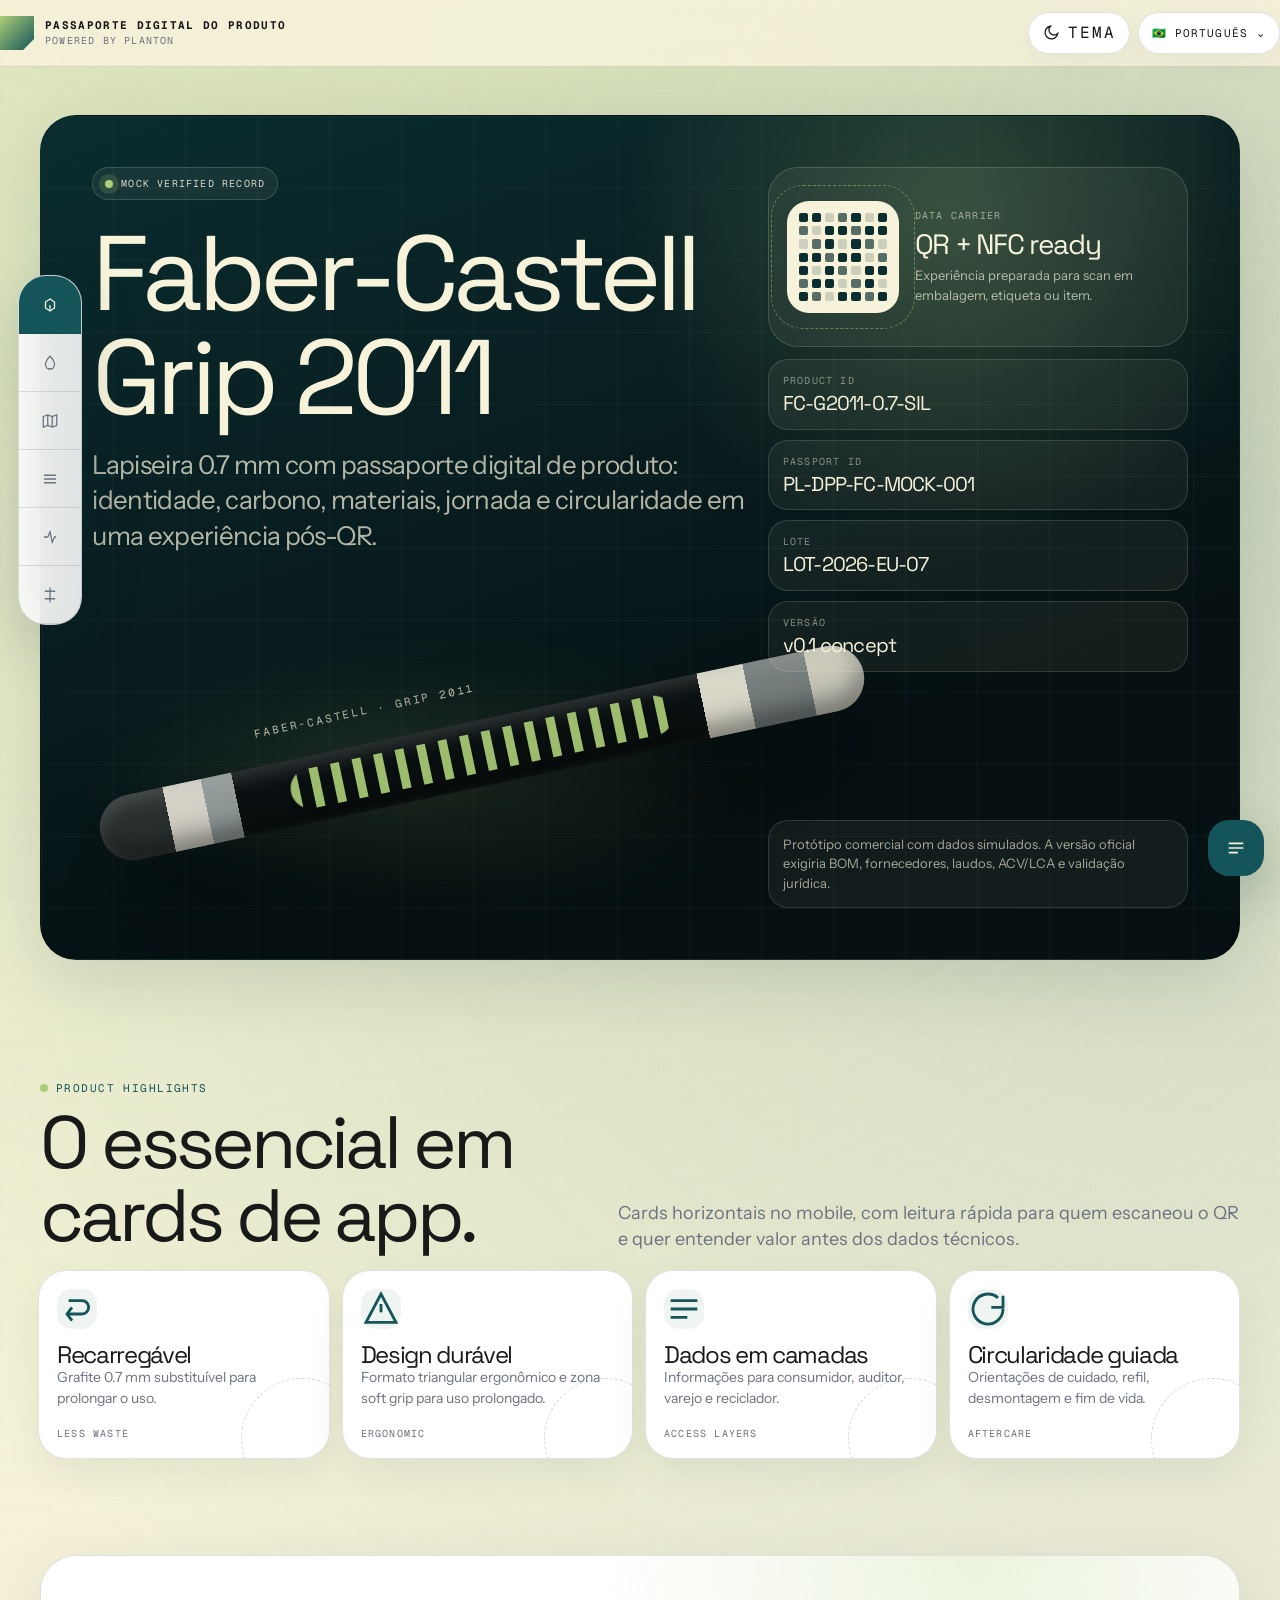
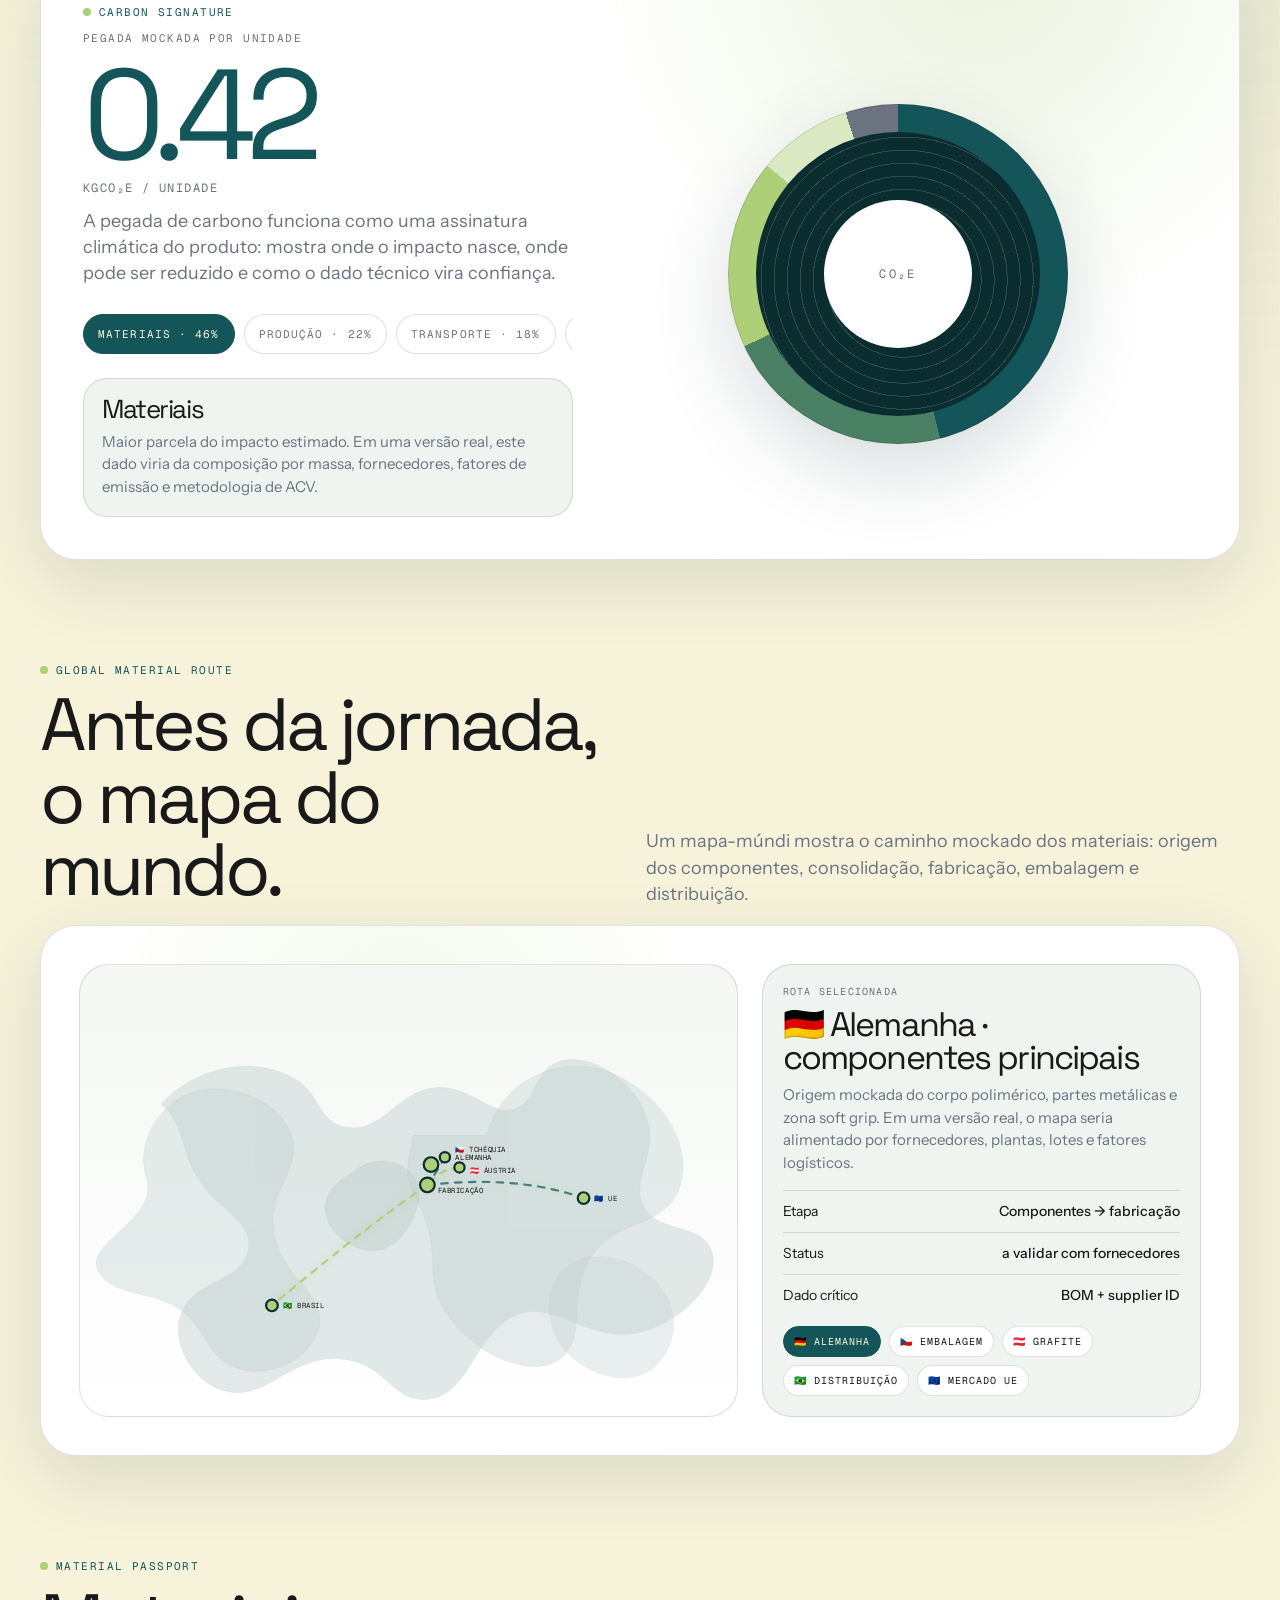
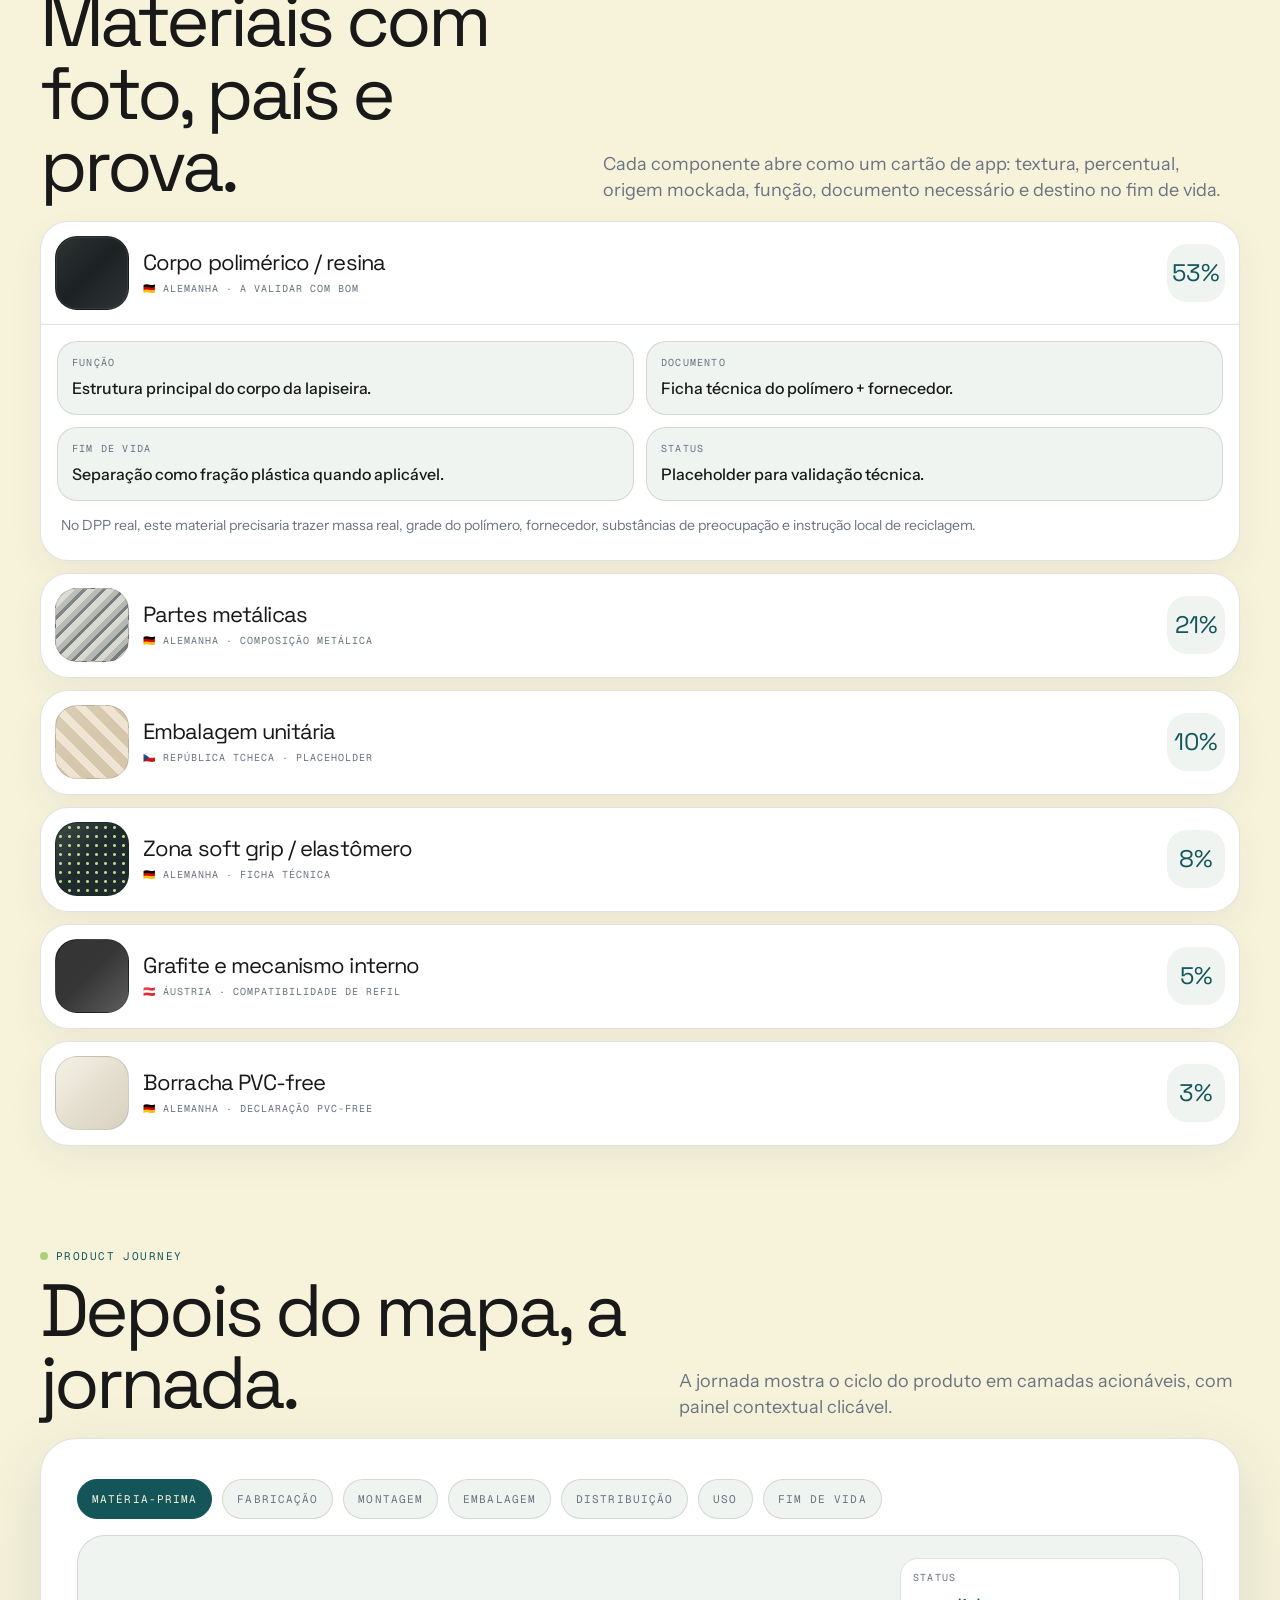
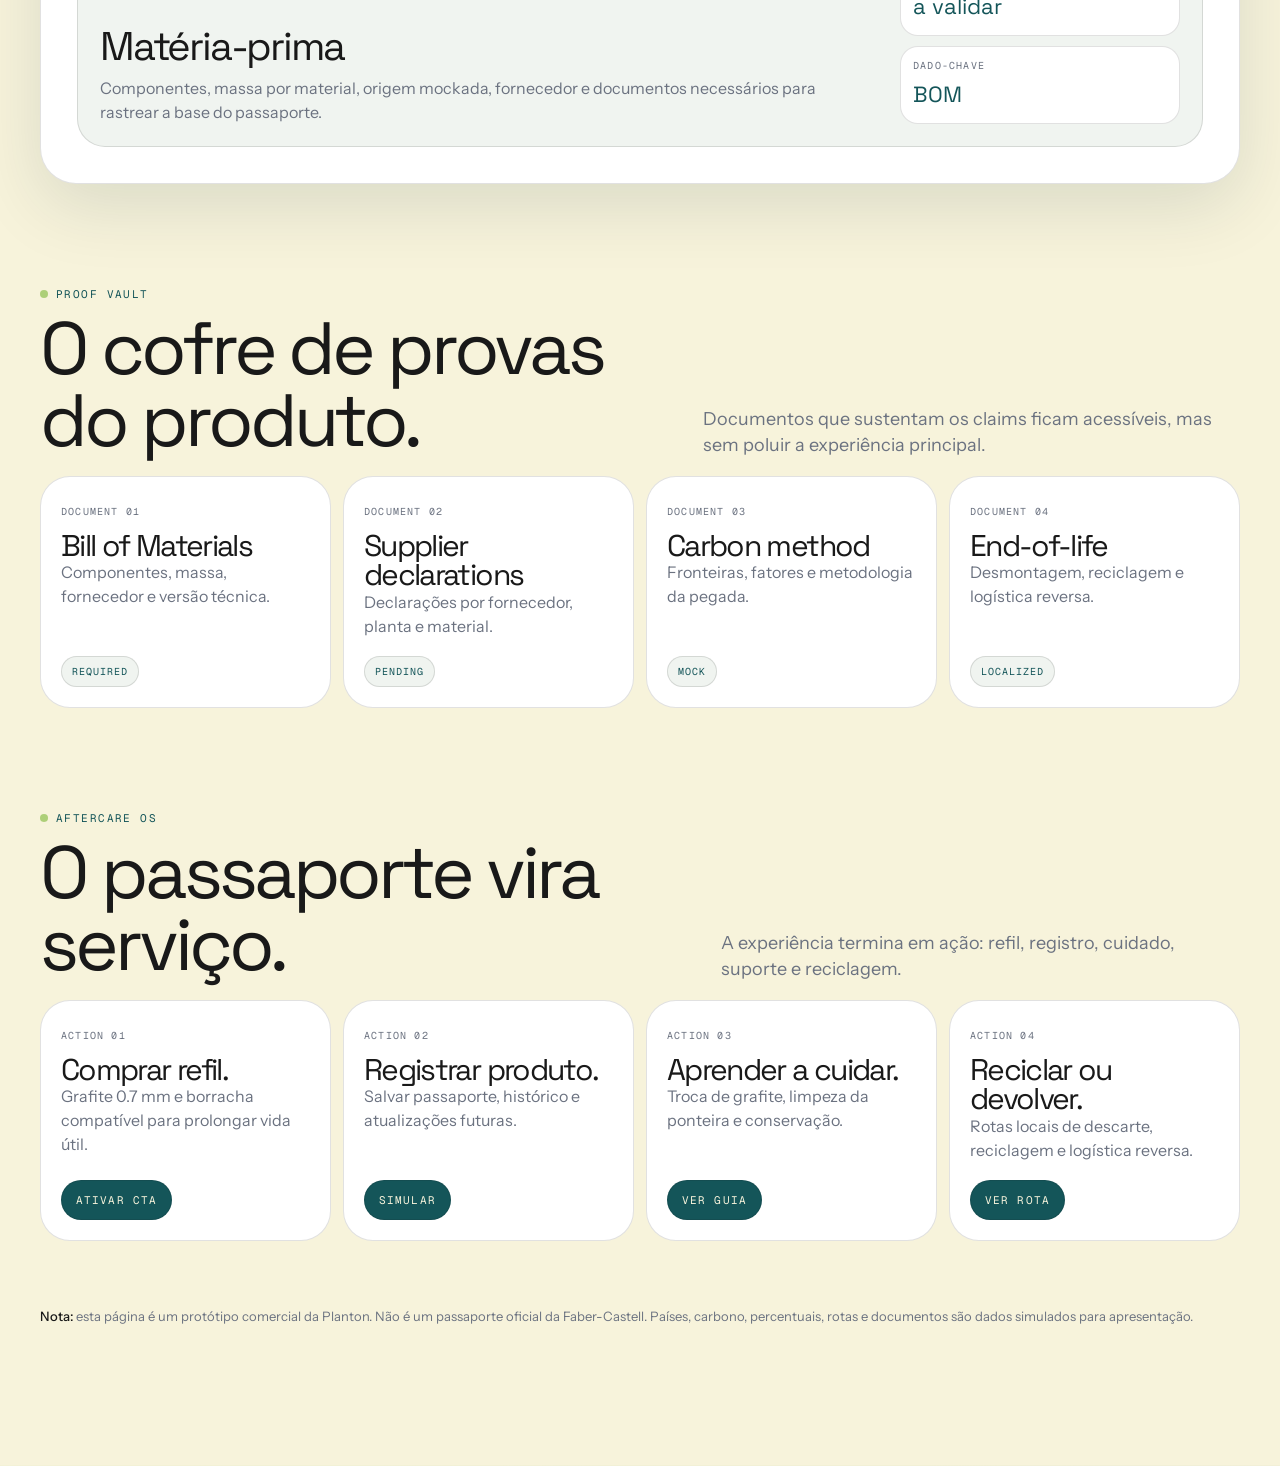
<file: anteriores/ddp-chatgpt.html>
<!doctype html>
<html lang="pt-BR">
<head>
  <meta charset="utf-8" />
  <meta name="viewport" content="width=device-width, initial-scale=1, viewport-fit=cover" />
  <title>Planton DPP — Mobile Premium App Experience</title>
  <meta name="description" content="Mockup premium mobile-first de Passaporte Digital do Produto com mapa global de materiais, carbono, materiais e jornada." />
  <style>
    @import url('https://fonts.googleapis.com/css2?family=Geist+Mono:wght@400;500;600&family=Instrument+Sans:ital,wght@0,400;0,500;0,600;1,400&family=Space+Grotesk:wght@400;500;600&display=swap');

    :root{--forest:#145559;--dark:#0A2D30;--accent:#ADCF78;--cream:#F7F3DB;--ink:#191919;--muted:#6B7280;--white:#FFFFFF;--surface-card:#F0F4F0;--bg:var(--cream);--fg:var(--ink);--card:var(--white);--soft:var(--surface-card);--line:rgba(25,25,25,.13);--line-strong:rgba(25,25,25,.28);--app-shadow:0 22px 70px rgba(10,45,48,.12);--glow:rgba(173,207,120,.32);--heading:"Space Grotesk",system-ui,sans-serif;--body:"Instrument Sans",-apple-system,BlinkMacSystemFont,"Segoe UI",Roboto,Arial,sans-serif;--mono:"Geist Mono","SFMono-Regular",Consolas,monospace;--radius-xl:32px;--radius-lg:24px;--radius-md:18px;--ease:cubic-bezier(.16,1,.3,1);--safe-bottom:env(safe-area-inset-bottom,0px)}
    [data-theme="dark"]{--bg:#070F10;--fg:#F7F3DB;--card:#101D1F;--soft:#0D2427;--line:rgba(247,243,219,.12);--line-strong:rgba(247,243,219,.25);--muted:#A8B4B0;--app-shadow:0 24px 80px rgba(0,0,0,.34);--glow:rgba(173,207,120,.18)}
    *{box-sizing:border-box}html{scroll-behavior:smooth}body{margin:0;background:radial-gradient(circle at 18% -4%,var(--glow),transparent 30%),radial-gradient(circle at 96% 8%,rgba(20,85,89,.18),transparent 26%),var(--bg);color:var(--fg);font-family:var(--body);line-height:1.5;overflow-x:hidden;-webkit-font-smoothing:antialiased;text-rendering:optimizeLegibility}body:before{content:"";position:fixed;inset:0;pointer-events:none;opacity:.05;z-index:0;background-image:url("data:image/svg+xml,%3Csvg viewBox='0 0 260 260' xmlns='http://www.w3.org/2000/svg'%3E%3Cfilter id='n'%3E%3CfeTurbulence type='fractalNoise' baseFrequency='.82' numOctaves='2' stitchTiles='stitch'/%3E%3C/filter%3E%3Crect width='260' height='260' filter='url(%23n)' opacity='.65'/%3E%3C/svg%3E")}a{color:inherit;text-decoration:none}button,select,input{font:inherit;color:inherit}button{appearance:none}h1,h2,h3{font-family:var(--heading);font-weight:400;margin:0;letter-spacing:-.055em;line-height:.98}h1{font-size:clamp(46px,12vw,106px)}h2{font-size:clamp(34px,8vw,74px)}h3{font-size:clamp(24px,6vw,42px)}p{margin:0;color:var(--muted)}.mono{font-family:var(--mono);letter-spacing:.12em;text-transform:uppercase}.sr{position:absolute;width:1px;height:1px;padding:0;margin:-1px;overflow:hidden;clip:rect(0,0,0,0);white-space:nowrap;border:0}
    .page{position:relative;z-index:1;width:min(100%,1480px);margin:0 auto;padding:0 clamp(14px,3.2vw,40px) 112px}.appHeader{position:sticky;top:0;z-index:40;margin:0 calc(clamp(14px,3.2vw,40px) * -1);padding:12px clamp(14px,3.2vw,40px);background:color-mix(in srgb,var(--bg) 86%,transparent);backdrop-filter:blur(22px);border-bottom:1px solid var(--line)}.appHeader__inner{display:grid;grid-template-columns:minmax(0,1fr) auto;gap:12px;align-items:center;max-width:1480px;margin:0 auto}.brand{display:flex;gap:11px;align-items:center;min-width:0}.brandMark{width:34px;height:34px;flex:none;background:linear-gradient(135deg,var(--accent),var(--forest));clip-path:polygon(0 0,100% 0,100% 68%,68% 100%,0 100%);box-shadow:0 10px 30px rgba(20,85,89,.18)}.brandText{min-width:0}.brandText b{display:block;font-family:var(--mono);letter-spacing:.12em;text-transform:uppercase;font-size:11px;line-height:1.15;white-space:nowrap;overflow:hidden;text-overflow:ellipsis}.brandText small{display:block;margin-top:3px;color:var(--muted);font:10px var(--mono);letter-spacing:.12em;text-transform:uppercase}.headerActions{display:flex;gap:8px;align-items:center}.iconBtn,.langBtn{border:1px solid var(--line);background:var(--card);height:42px;border-radius:999px;display:flex;align-items:center;justify-content:center;gap:8px;padding:0 13px;cursor:pointer;box-shadow:0 10px 30px rgba(10,45,48,.05);transition:transform .2s var(--ease),background .2s var(--ease)}.iconBtn:hover,.langBtn:hover{transform:translateY(-1px);background:var(--soft)}.iconBtn svg{width:18px;height:18px}.langWrap{position:relative}.langBtn{min-width:128px;justify-content:space-between;font:11px var(--mono);letter-spacing:.1em;text-transform:uppercase}.langMenu{position:absolute;right:0;top:50px;width:214px;background:var(--card);border:1px solid var(--line);border-radius:20px;padding:8px;box-shadow:var(--app-shadow);display:none;z-index:50}.langMenu.open{display:block}.langOption{width:100%;border:0;background:transparent;display:flex;align-items:center;justify-content:space-between;gap:12px;padding:12px;border-radius:14px;cursor:pointer}.langOption:hover,.langOption.active{background:var(--soft)}.langOption span:first-child{display:flex;align-items:center;gap:9px}
    .section{padding:32px 0;scroll-margin-top:88px}.sectionHead{display:flex;justify-content:space-between;align-items:flex-end;gap:18px;margin-bottom:18px}.kicker{display:inline-flex;gap:8px;align-items:center;margin-bottom:12px;color:var(--forest);font:11px var(--mono);letter-spacing:.13em;text-transform:uppercase}[data-theme="dark"] .kicker{color:var(--accent)}.kicker:before{content:"";width:8px;height:8px;background:var(--accent);border-radius:50%}.sectionLead{font-size:18px;line-height:1.45;color:var(--muted);max-width:760px;margin-top:12px}
    .hero{padding-top:18px;min-height:calc(100vh - 70px);display:grid;grid-template-rows:auto auto;gap:18px}.heroCard{position:relative;overflow:hidden;border:1px solid var(--line);border-radius:36px;background:radial-gradient(circle at 76% 12%,rgba(173,207,120,.22),transparent 28%),linear-gradient(160deg,var(--dark),#071113 72%);color:var(--cream);box-shadow:var(--app-shadow);min-height:620px;display:grid;grid-template-columns:minmax(0,1fr) minmax(300px,420px);gap:20px;align-items:stretch;padding:clamp(24px,4vw,52px)}.heroCard:before{content:"";position:absolute;inset:0;pointer-events:none;background:linear-gradient(90deg,rgba(247,243,219,.06) 1px,transparent 1px),linear-gradient(180deg,rgba(247,243,219,.05) 1px,transparent 1px);background-size:72px 72px;opacity:.7}.heroCopy,.heroMeta{position:relative;z-index:2}.heroCopy{display:flex;flex-direction:column;justify-content:space-between;gap:26px}.statusPill{display:inline-flex;align-items:center;width:max-content;gap:8px;padding:9px 12px;border:1px solid rgba(247,243,219,.16);background:rgba(247,243,219,.06);border-radius:999px;color:rgba(247,243,219,.86);font:10px var(--mono);letter-spacing:.12em;text-transform:uppercase}.statusDot{width:8px;height:8px;border-radius:50%;background:var(--accent);box-shadow:0 0 0 6px rgba(173,207,120,.16)}.heroTitle{margin-top:22px;max-width:780px}.heroTitle h1{color:var(--cream)}.heroTitle p{margin-top:18px;color:rgba(247,243,219,.72);font-size:clamp(18px,2.3vw,26px);line-height:1.36;letter-spacing:-.025em;max-width:670px}.productStage{position:relative;min-height:310px;display:grid;place-items:center;margin-top:18px}.productGlow{position:absolute;width:min(72vw,760px);height:220px;background:radial-gradient(ellipse,var(--accent),transparent 62%);filter:blur(42px);opacity:.22;transform:translateY(26px)}.pencil{position:relative;width:min(90vw,780px);height:66px;border-radius:999px;transform:rotate(-12deg);background:linear-gradient(90deg,#2a3030 0 9%,#d3d1c6 9% 14%,#909898 14% 18%,#0b1112 18% 79%,#d8d7c8 79% 85%,#747c7c 85% 93%,#c7c6b9 93% 100%);box-shadow:0 50px 100px rgba(0,0,0,.5),inset 0 8px 18px rgba(255,255,255,.16),inset 0 -13px 24px rgba(0,0,0,.43);animation:heroFloat 6s var(--ease) infinite alternate}.pencil:before{content:"";position:absolute;left:25%;right:25%;top:12px;height:40px;border-radius:999px;background:repeating-linear-gradient(90deg,var(--accent) 0 9px,transparent 9px 22px);filter:drop-shadow(0 5px 4px rgba(0,0,0,.4));opacity:.9}.pencil:after{content:"FABER-CASTELL · GRIP 2011";position:absolute;left:22%;top:-40px;color:rgba(247,243,219,.72);font:11px var(--mono);letter-spacing:.18em;white-space:nowrap;text-transform:uppercase}@keyframes heroFloat{to{transform:rotate(-8deg) translateY(-14px)}}.heroMeta{align-self:stretch;display:grid;gap:12px;grid-template-rows:auto 1fr auto}.qrOrbit{border:1px solid rgba(247,243,219,.16);border-radius:30px;padding:18px;background:rgba(247,243,219,.06);backdrop-filter:blur(12px);min-height:180px;display:grid;grid-template-columns:112px 1fr;gap:16px;align-items:center}.qrBox{width:112px;height:112px;background:var(--cream);border-radius:22px;display:grid;grid-template-columns:repeat(7,1fr);gap:4px;padding:12px;position:relative}.qrBox:after{content:"";position:absolute;inset:-16px;border:1px dashed rgba(173,207,120,.48);border-radius:32px;animation:spin 18s linear infinite}.qrBox i{background:var(--dark);border-radius:2px}.qrBox i:nth-child(3n){opacity:.18}.qrBox i:nth-child(4n){opacity:.68}@keyframes spin{to{transform:rotate(360deg)}}.qrText small{display:block;color:rgba(247,243,219,.58);font:10px var(--mono);letter-spacing:.12em;text-transform:uppercase;margin-bottom:8px}.qrText b{display:block;font-family:var(--heading);font-weight:400;font-size:28px;letter-spacing:-.05em;line-height:1}.qrText p{font-size:13px;color:rgba(247,243,219,.68);margin-top:8px}.idGrid{display:grid;gap:10px;align-content:start}.idItem{border:1px solid rgba(247,243,219,.14);border-radius:20px;padding:14px;background:rgba(247,243,219,.055)}.idItem small{display:block;color:rgba(247,243,219,.5);font:10px var(--mono);letter-spacing:.12em;text-transform:uppercase;margin-bottom:6px}.idItem b{display:block;font-family:var(--heading);font-size:20px;font-weight:400;letter-spacing:-.04em;line-height:1.08}.heroNotice{border:1px solid rgba(247,243,219,.14);border-radius:20px;padding:14px;color:rgba(247,243,219,.65);font-size:13px;background:rgba(247,243,219,.05)}
    .hScroller{display:flex;gap:12px;overflow-x:auto;scroll-snap-type:x mandatory;padding:2px 2px 16px;margin-left:-2px;-webkit-overflow-scrolling:touch}.hScroller::-webkit-scrollbar{height:0}.appCard{scroll-snap-align:start;flex:0 0 clamp(236px,72vw,330px);border:1px solid var(--line);border-radius:28px;background:var(--card);padding:18px;box-shadow:0 16px 40px rgba(10,45,48,.06);min-height:174px;display:flex;flex-direction:column;justify-content:space-between;gap:18px;position:relative;overflow:hidden}.appCard:before{content:"";position:absolute;right:-34px;bottom:-42px;width:120px;height:120px;border-radius:50%;border:1px dashed var(--forest);opacity:.22}.cardIcon{width:40px;height:40px;display:grid;place-items:center;border-radius:15px;background:var(--soft);color:var(--forest)}[data-theme="dark"] .cardIcon{color:var(--accent)}.appCard h3{font-size:24px;margin-top:14px}.appCard p{font-size:14px}.appCard small{font:10px var(--mono);letter-spacing:.12em;text-transform:uppercase;color:var(--muted)}
    .carbonCard{border:1px solid var(--line);border-radius:36px;background:radial-gradient(circle at 78% 0%,rgba(173,207,120,.24),transparent 34%),var(--card);padding:clamp(20px,4vw,42px);box-shadow:var(--app-shadow);overflow:hidden}.carbonGrid{display:grid;grid-template-columns:minmax(0,.9fr) minmax(320px,1.1fr);gap:26px;align-items:center}.carbonNumber small{display:block;font:11px var(--mono);letter-spacing:.13em;text-transform:uppercase;color:var(--muted);margin-bottom:12px}.carbonNumber b{display:block;font-family:var(--heading);font-size:clamp(62px,10vw,132px);font-weight:400;letter-spacing:-.075em;line-height:.9;color:var(--forest)}[data-theme="dark"] .carbonNumber b{color:var(--accent)}.carbonNumber span{display:block;margin-top:8px;font:12px var(--mono);letter-spacing:.12em;text-transform:uppercase;color:var(--muted)}.carbonViz{min-height:330px;position:relative;display:grid;place-items:center}.fingerprint{width:min(340px,80vw);height:min(340px,80vw);border-radius:50%;background:conic-gradient(var(--forest) 0 46%,color-mix(in srgb,var(--forest) 65%,var(--accent)) 46% 68%,var(--accent) 68% 86%,color-mix(in srgb,var(--accent) 45%,var(--card)) 86% 95%,var(--muted) 95% 100%);position:relative;box-shadow:inset 0 0 0 1px var(--line),0 28px 80px rgba(10,45,48,.16)}.fingerprint:before{content:"";position:absolute;inset:28px;border-radius:50%;background:repeating-radial-gradient(circle at 52% 52%,transparent 0 12px,rgba(247,243,219,.16) 12px 13px),var(--dark)}.fingerprint:after{content:"CO₂E";position:absolute;inset:96px;border-radius:50%;background:var(--card);display:grid;place-items:center;font:12px var(--mono);letter-spacing:.18em;color:var(--muted)}[data-theme="dark"] .fingerprint:after{background:#101D1F}.carbonTabs{display:flex;gap:9px;overflow-x:auto;padding:4px 0 12px;margin-top:24px;-webkit-overflow-scrolling:touch}.carbonTabs::-webkit-scrollbar{height:0}.carbonBtn{flex:0 0 auto;border:1px solid var(--line);background:var(--card);border-radius:999px;padding:12px 14px;cursor:pointer;font:11px var(--mono);letter-spacing:.1em;text-transform:uppercase;color:var(--muted)}.carbonBtn.active{background:var(--forest);color:var(--cream);border-color:var(--forest)}[data-theme="dark"] .carbonBtn.active{background:var(--accent);color:var(--dark);border-color:var(--accent)}.carbonExplain{margin-top:12px;border:1px solid var(--line);border-radius:24px;background:var(--soft);padding:18px;min-height:122px}.carbonExplain h3{font-size:26px;margin-bottom:8px}.carbonExplain p{font-size:15px}
    .mapCard{border:1px solid var(--line);border-radius:36px;background:radial-gradient(circle at 30% 20%,rgba(173,207,120,.14),transparent 32%),var(--card);padding:clamp(18px,4vw,38px);box-shadow:var(--app-shadow);overflow:hidden}.mapLayout{display:grid;grid-template-columns:minmax(0,1.2fr) minmax(280px,.8fr);gap:24px;align-items:stretch}.worldMap{position:relative;min-height:440px;border-radius:30px;border:1px solid var(--line);background:linear-gradient(180deg,color-mix(in srgb,var(--soft) 70%,var(--card)),var(--card));overflow:hidden}.worldMap svg{width:100%;height:100%;display:block;min-height:440px}.land{fill:color-mix(in srgb,var(--forest) 22%,var(--soft));stroke:var(--line);stroke-width:1}[data-theme="dark"] .land{fill:rgba(173,207,120,.13)}.routeLine{fill:none;stroke:var(--accent);stroke-width:3;stroke-linecap:round;stroke-dasharray:9 10;filter:drop-shadow(0 0 6px rgba(173,207,120,.46));animation:dash 18s linear infinite}@keyframes dash{to{stroke-dashoffset:-260}}.routeLine.secondary{stroke:var(--forest);opacity:.72}[data-theme="dark"] .routeLine.secondary{stroke:var(--cream);opacity:.4}.mapPoint{fill:var(--accent);stroke:var(--dark);stroke-width:3;cursor:pointer;transition:r .2s var(--ease),opacity .2s var(--ease)}.mapPoint:hover,.mapPoint.active{r:10}.mapLabel{font:10px var(--mono);letter-spacing:.08em;text-transform:uppercase;fill:var(--fg);pointer-events:none}.mapPanel{border:1px solid var(--line);border-radius:30px;background:var(--soft);padding:20px;display:flex;flex-direction:column;justify-content:space-between;gap:20px}.mapPanel small{display:block;font:10px var(--mono);letter-spacing:.12em;text-transform:uppercase;color:var(--muted);margin-bottom:10px}.mapPanel h3{font-size:34px;margin-bottom:10px}.mapPanel p{font-size:15px}.routeMeta{display:grid;gap:10px;margin-top:16px}.routeMeta div{display:flex;align-items:center;justify-content:space-between;gap:12px;border-top:1px solid var(--line);padding-top:10px;font-size:14px}.routeMeta b{font-weight:500;color:var(--fg)}.routeChips{display:flex;gap:8px;flex-wrap:wrap}.chip{display:inline-flex;align-items:center;gap:7px;border:1px solid var(--line);border-radius:999px;padding:8px 10px;background:var(--card);font:10px var(--mono);letter-spacing:.1em;text-transform:uppercase;cursor:pointer}.chip.active{background:var(--forest);color:var(--cream);border-color:var(--forest)}[data-theme="dark"] .chip.active{background:var(--accent);color:var(--dark);border-color:var(--accent)}
    .materialsList{display:grid;gap:12px}.materialItem{border:1px solid var(--line);border-radius:28px;background:var(--card);overflow:hidden;box-shadow:0 14px 36px rgba(10,45,48,.055)}.materialHead{width:100%;border:0;background:transparent;cursor:pointer;padding:14px;display:grid;grid-template-columns:74px 1fr auto;gap:14px;align-items:center;text-align:left}.texture{width:74px;height:74px;border-radius:22px;border:1px solid var(--line);overflow:hidden;position:relative;background:var(--soft)}.texture.polymer{background:linear-gradient(135deg,#0d1213,#2d3435);box-shadow:inset 0 0 0 1px rgba(255,255,255,.08)}.texture.metal{background:repeating-linear-gradient(135deg,#b5b7b2 0 5px,#777d7c 5px 8px,#d7d8cf 8px 14px)}.texture.packaging{background:repeating-linear-gradient(45deg,#d6c7ac 0 10px,#efe4d1 10px 18px)}.texture.grip{background:radial-gradient(circle,#b9d58a 1px,transparent 2px),#1e2a2b;background-size:9px 9px}.texture.graphite{background:linear-gradient(135deg,#1d1d1d,#606060);filter:contrast(1.1)}.texture.eraser{background:linear-gradient(135deg,#f3efe3,#d8d0bf)}.texture:after{content:"";position:absolute;inset:0;background:linear-gradient(135deg,rgba(255,255,255,.14),transparent 48%)}.matTitle b{display:block;font-family:var(--heading);font-weight:400;font-size:22px;letter-spacing:-.04em;line-height:1.05}.matTitle span{display:flex;flex-wrap:wrap;gap:8px;margin-top:8px;font:10px var(--mono);letter-spacing:.1em;text-transform:uppercase;color:var(--muted)}.matPercent{width:58px;height:58px;border-radius:20px;background:var(--soft);display:grid;place-items:center;font-family:var(--heading);font-size:24px;color:var(--forest)}[data-theme="dark"] .matPercent{color:var(--accent)}.materialBody{display:grid;grid-template-rows:0fr;transition:grid-template-rows .42s var(--ease);border-top:1px solid transparent}.materialItem.open .materialBody{grid-template-rows:1fr;border-top-color:var(--line)}.materialBodyInner{overflow:hidden}.materialDetails{padding:16px;display:grid;grid-template-columns:1fr 1fr;gap:12px}.detailBox{border:1px solid var(--line);border-radius:20px;background:var(--soft);padding:14px}.detailBox small{display:block;font:10px var(--mono);letter-spacing:.12em;text-transform:uppercase;color:var(--muted);margin-bottom:7px}.detailBox b{font-weight:500}.detailText{grid-column:1/-1;font-size:14px;color:var(--muted);padding:2px 4px 8px}
    .journeyCard{border:1px solid var(--line);border-radius:36px;background:var(--card);padding:clamp(18px,4vw,36px);box-shadow:var(--app-shadow)}.journeyTabs{display:flex;gap:10px;overflow-x:auto;padding:4px 0 16px;-webkit-overflow-scrolling:touch}.journeyTabs::-webkit-scrollbar{height:0}.journeyBtn{flex:0 0 auto;border:1px solid var(--line);border-radius:999px;background:var(--soft);padding:12px 14px;cursor:pointer;font:11px var(--mono);letter-spacing:.1em;text-transform:uppercase;color:var(--muted)}.journeyBtn.active{background:var(--forest);color:var(--cream);border-color:var(--forest)}[data-theme="dark"] .journeyBtn.active{background:var(--accent);color:var(--dark);border-color:var(--accent)}.journeyPanel{border:1px solid var(--line);border-radius:28px;background:var(--soft);padding:22px;min-height:210px;display:grid;grid-template-columns:1fr 280px;gap:22px;align-items:end}.journeyPanel h3{font-size:40px;margin-bottom:10px}.journeyPanel p{font-size:16px;max-width:740px}.journeyStats{display:grid;gap:10px}.journeyStats div{border:1px solid var(--line);border-radius:18px;padding:12px;background:var(--card)}.journeyStats small{display:block;font:10px var(--mono);letter-spacing:.12em;text-transform:uppercase;color:var(--muted);margin-bottom:6px}.journeyStats b{font-family:var(--heading);font-weight:400;font-size:22px;color:var(--forest)}[data-theme="dark"] .journeyStats b{color:var(--accent)}
    .proofGrid,.serviceGrid{display:flex;gap:12px;overflow-x:auto;scroll-snap-type:x mandatory;padding:2px 2px 16px;-webkit-overflow-scrolling:touch}.proofGrid::-webkit-scrollbar,.serviceGrid::-webkit-scrollbar{height:0}.proofCard,.serviceCard{scroll-snap-align:start;flex:0 0 clamp(260px,78vw,390px);border:1px solid var(--line);border-radius:30px;background:var(--card);padding:20px;min-height:232px;display:flex;flex-direction:column;justify-content:space-between;gap:18px}.proofCard small,.serviceCard small{font:10px var(--mono);letter-spacing:.12em;text-transform:uppercase;color:var(--muted)}.proofCard h3,.serviceCard h3{font-size:30px;margin-top:10px}.status{display:inline-flex;width:max-content;border:1px solid var(--line);background:var(--soft);border-radius:999px;padding:8px 10px;font:10px var(--mono);letter-spacing:.1em;text-transform:uppercase;color:var(--forest)}[data-theme="dark"] .status{color:var(--accent)}.serviceCard button{align-self:flex-start;border:1px solid var(--line);background:var(--forest);color:var(--cream);border-radius:999px;padding:12px 14px;cursor:pointer;font:11px var(--mono);letter-spacing:.1em;text-transform:uppercase}.modal{position:fixed;inset:0;z-index:80;background:rgba(10,45,48,.72);display:none;align-items:flex-end;justify-content:center;padding:18px}.modal.open{display:flex}.modalCard{width:min(980px,100%);max-height:84vh;overflow:auto;border:1px solid var(--line);border-radius:32px;background:var(--bg);padding:22px;box-shadow:0 40px 130px rgba(0,0,0,.34)}.modalTop{display:flex;align-items:center;justify-content:space-between;gap:16px;margin-bottom:14px}.modalTop button{border:0;background:var(--forest);color:var(--cream);border-radius:999px;padding:10px 12px;cursor:pointer;font:11px var(--mono);letter-spacing:.1em;text-transform:uppercase}.json{white-space:pre-wrap;background:var(--dark);color:var(--cream);border-radius:24px;padding:18px;font:12px/1.6 var(--mono);max-height:460px;overflow:auto}.bottomDock{position:fixed;left:12px;right:12px;bottom:calc(12px + var(--safe-bottom));z-index:35;background:color-mix(in srgb,var(--card) 88%,transparent);border:1px solid var(--line);border-radius:28px;box-shadow:0 20px 60px rgba(10,45,48,.16);backdrop-filter:blur(22px);display:grid;grid-template-columns:repeat(6,1fr);overflow:hidden;max-width:560px;margin:0 auto}.bottomDock a{min-width:0;padding:10px 4px 9px;display:grid;place-items:center;gap:4px;color:var(--muted);border-right:1px solid var(--line);font:9px var(--mono);letter-spacing:.05em;text-transform:uppercase}.bottomDock a:last-child{border-right:0}.bottomDock a svg{width:18px;height:18px}.bottomDock a.active{background:var(--forest);color:var(--cream)}[data-theme="dark"] .bottomDock a.active{background:var(--accent);color:var(--dark)}.fab{position:fixed;right:16px;bottom:calc(92px + var(--safe-bottom));z-index:34;width:56px;height:56px;border:0;border-radius:21px;background:var(--forest);color:var(--cream);box-shadow:0 18px 50px rgba(10,45,48,.24);cursor:pointer;display:grid;place-items:center}.fab svg{width:22px;height:22px}.disclaimer{padding:18px 0 28px;font-size:13px;color:var(--muted)}.disclaimer b{color:var(--fg);font-weight:500}
    @media (min-width:1020px){.section{padding:48px 0}.hScroller,.proofGrid,.serviceGrid{display:grid;grid-template-columns:repeat(4,1fr);overflow:visible;padding:0}.proofGrid{grid-template-columns:repeat(4,1fr)}.serviceGrid{grid-template-columns:repeat(4,1fr)}.appCard,.proofCard,.serviceCard{flex:auto}.bottomDock{top:50%;bottom:auto;left:18px;right:auto;transform:translateY(-50%);width:64px;grid-template-columns:1fr;border-radius:28px}.bottomDock a{min-height:58px;border-right:0;border-bottom:1px solid var(--line)}.bottomDock a span{display:none}.fab{bottom:24px}}
    @media (max-width:900px){.heroCard{grid-template-columns:1fr;min-height:auto}.heroMeta{grid-template-rows:auto auto auto}.idGrid{grid-template-columns:1fr 1fr}.carbonGrid,.mapLayout{grid-template-columns:1fr}.worldMap,.worldMap svg{min-height:360px}.journeyPanel{grid-template-columns:1fr}}
    @media (max-width:620px){.page{padding-inline:14px}.brandText b{font-size:10px}.brandText small{display:none}.brandMark{width:31px;height:31px}.iconBtn{width:42px;padding:0}.iconBtn span{display:none}.langBtn{min-width:86px;padding:0 10px}.langBtn .langName{display:none}.heroCard{border-radius:34px;padding:20px}.heroTitle p{font-size:18px}.productStage{min-height:290px}.pencil{width:96%;height:48px}.pencil:before{top:9px;height:30px}.pencil:after{font-size:9px;top:-32px;left:16%}.qrOrbit{grid-template-columns:86px 1fr;min-height:128px;border-radius:24px}.qrBox{width:86px;height:86px;border-radius:18px}.qrBox:after{inset:-11px;border-radius:24px}.idGrid{grid-template-columns:1fr}.sectionHead{display:block}.sectionLead{font-size:16px}.carbonCard,.mapCard,.journeyCard{border-radius:32px}.fingerprint{width:260px;height:260px}.fingerprint:after{inset:78px}.materialHead{grid-template-columns:64px 1fr auto}.texture{width:64px;height:64px;border-radius:20px}.matPercent{width:52px;height:52px;border-radius:18px;font-size:21px}.materialDetails{grid-template-columns:1fr}.routeChips{overflow-x:auto;flex-wrap:nowrap;padding-bottom:6px}.chip{flex:0 0 auto}}
  </style>
</head>
<body data-theme="light">
  <header class="appHeader" id="top"><div class="appHeader__inner"><a href="#product" class="brand" aria-label="Planton Product Passport"><span class="brandMark"></span><span class="brandText"><b>Passaporte Digital do Produto</b><small>powered by Planton</small></span></a><div class="headerActions"><button class="iconBtn" id="themeToggle" aria-label="Alternar modo escuro"><svg viewBox="0 0 24 24" fill="none" stroke="currentColor" stroke-width="1.7" aria-hidden="true"><path d="M21 12.7A8.5 8.5 0 1 1 11.3 3 6.8 6.8 0 0 0 21 12.7Z"/></svg><span class="mono">Tema</span></button><div class="langWrap"><button class="langBtn" id="langBtn" aria-haspopup="true" aria-expanded="false"><span><span id="langFlag">🇧🇷</span> <span class="langName" id="langName">Português</span></span><span>⌄</span></button><div class="langMenu" id="langMenu" role="menu"><button class="langOption active" data-lang="Português" data-flag="🇧🇷"><span>🇧🇷 Português</span><span>PT</span></button><button class="langOption" data-lang="English" data-flag="🇺🇸"><span>🇺🇸 English</span><span>EN</span></button><button class="langOption" data-lang="Español" data-flag="🇪🇸"><span>🇪🇸 Español</span><span>ES</span></button><button class="langOption" data-lang="Deutsch" data-flag="🇩🇪"><span>🇩🇪 Deutsch</span><span>DE</span></button></div></div></div></div></header>
  <main class="page">
    <section class="section hero" id="product"><article class="heroCard"><div class="heroCopy"><div><span class="statusPill"><span class="statusDot"></span> mock verified record</span><div class="heroTitle"><h1>Faber-Castell Grip 2011</h1><p>Lapiseira 0.7 mm com passaporte digital de produto: identidade, carbono, materiais, jornada e circularidade em uma experiência pós-QR.</p></div></div><div class="productStage" aria-label="Área hero do produto"><span class="productGlow"></span><div class="pencil"></div></div></div><aside class="heroMeta"><div class="qrOrbit"><div class="qrBox" aria-hidden="true"><i></i><i></i><i></i><i></i><i></i><i></i><i></i><i></i><i></i><i></i><i></i><i></i><i></i><i></i><i></i><i></i><i></i><i></i><i></i><i></i><i></i><i></i><i></i><i></i><i></i><i></i><i></i><i></i><i></i><i></i><i></i><i></i><i></i><i></i><i></i><i></i><i></i><i></i><i></i><i></i><i></i><i></i><i></i><i></i><i></i><i></i><i></i><i></i><i></i></div><div class="qrText"><small>Data carrier</small><b>QR + NFC ready</b><p>Experiência preparada para scan em embalagem, etiqueta ou item.</p></div></div><div class="idGrid"><div class="idItem"><small>Product ID</small><b>FC-G2011-0.7-SIL</b></div><div class="idItem"><small>Passport ID</small><b>PL-DPP-FC-MOCK-001</b></div><div class="idItem"><small>Lote</small><b>LOT-2026-EU-07</b></div><div class="idItem"><small>Versão</small><b>v0.1 concept</b></div></div><div class="heroNotice">Protótipo comercial com dados simulados. A versão oficial exigiria BOM, fornecedores, laudos, ACV/LCA e validação jurídica.</div></aside></article></section>
    <section class="section" id="highlights"><div class="sectionHead"><div><div class="kicker">Product highlights</div><h2>O essencial em cards de app.</h2></div><p class="sectionLead">Cards horizontais no mobile, com leitura rápida para quem escaneou o QR e quer entender valor antes dos dados técnicos.</p></div><div class="hScroller"><article class="appCard"><div><div class="cardIcon"><svg viewBox="0 0 24 24" fill="none" stroke="currentColor" stroke-width="1.7"><path d="M7 7h8a4 4 0 0 1 0 8H6"/><path d="m9 11-3 4 3 4"/></svg></div><h3>Recarregável</h3><p>Grafite 0.7 mm substituível para prolongar o uso.</p></div><small>less waste</small></article><article class="appCard"><div><div class="cardIcon"><svg viewBox="0 0 24 24" fill="none" stroke="currentColor" stroke-width="1.7"><path d="M12 3 3 20h18L12 3Z"/><path d="M12 9v5"/></svg></div><h3>Design durável</h3><p>Formato triangular ergonômico e zona soft grip para uso prolongado.</p></div><small>ergonomic</small></article><article class="appCard"><div><div class="cardIcon"><svg viewBox="0 0 24 24" fill="none" stroke="currentColor" stroke-width="1.7"><path d="M4 7h16M4 12h16M4 17h10"/></svg></div><h3>Dados em camadas</h3><p>Informações para consumidor, auditor, varejo e reciclador.</p></div><small>access layers</small></article><article class="appCard"><div><div class="cardIcon"><svg viewBox="0 0 24 24" fill="none" stroke="currentColor" stroke-width="1.7"><path d="M21 12a9 9 0 1 1-3-6.7"/><path d="M21 4v7h-7"/></svg></div><h3>Circularidade guiada</h3><p>Orientações de cuidado, refil, desmontagem e fim de vida.</p></div><small>aftercare</small></article></div></section>
    <section class="section" id="carbon"><div class="carbonCard"><div class="kicker">Carbon Signature</div><div class="carbonGrid"><div><div class="carbonNumber"><small>pegada mockada por unidade</small><b>0.42</b><span>kgCO₂e / unidade</span></div><p class="sectionLead">A pegada de carbono funciona como uma assinatura climática do produto: mostra onde o impacto nasce, onde pode ser reduzido e como o dado técnico vira confiança.</p><div class="carbonTabs" id="carbonTabs"><button class="carbonBtn active" data-carbon="materials">Materiais · 46%</button><button class="carbonBtn" data-carbon="production">Produção · 22%</button><button class="carbonBtn" data-carbon="transport">Transporte · 18%</button><button class="carbonBtn" data-carbon="packaging">Embalagem · 9%</button><button class="carbonBtn" data-carbon="eol">Fim de vida · 5%</button></div><div class="carbonExplain"><h3 id="carbonTitle">Materiais</h3><p id="carbonCopy">Maior parcela do impacto estimado. Em uma versão real, este dado viria da composição por massa, fornecedores, fatores de emissão e metodologia de ACV.</p></div></div><div class="carbonViz"><div class="fingerprint" aria-label="Visualização de assinatura de carbono"></div></div></div></div></section>
    <section class="section" id="map"><div class="sectionHead"><div><div class="kicker">Global material route</div><h2>Antes da jornada, o mapa do mundo.</h2></div><p class="sectionLead">Um mapa-múndi mostra o caminho mockado dos materiais: origem dos componentes, consolidação, fabricação, embalagem e distribuição.</p></div><div class="mapCard"><div class="mapLayout"><div class="worldMap"><svg viewBox="0 0 900 520" role="img" aria-label="Mapa mundi com rotas de materiais"><path class="land" d="M111 141c50-52 124-66 181-36 39 21 33 62 74 68 55 8 73-62 136-54 42 5 65 40 95 28 31-13 26-55 62-65 48-13 113 37 121 91 7 47-29 80-4 114 23 31 73 18 88 52 20 43-42 105-102 116-66 12-107-42-158-27-64 19-66 113-129 118-47 3-54-47-112-55-74-11-108 63-169 42-43-15-70-68-55-106 17-45 80-40 91-84 10-40-39-55-67-98-26-39-19-78-52-104Z" opacity=".45"/><path class="land" d="M91 242c-15-45 14-99 61-116 50-18 122 9 138 58 15 46-31 71-25 128 7 65 72 86 63 134-8 40-62 72-110 58-45-13-44-58-85-84-35-22-81-15-105-45-33-41 82-73 63-133Z" opacity=".38"/><path class="land" d="M557 184c18-72 95-111 164-88 66 22 122 95 101 158-19 58-88 42-124 100-30 50-2 111-41 137-42 29-123-11-157-66-28-45-7-75-28-129-20-51-32-43-15-112Z" opacity=".38"/><path class="land" d="M374 235c24-23 66-20 83 6 21 31-8 89-43 99-34 10-79-23-78-58 0-16 11-32 38-47Z" opacity=".5"/><path class="land" d="M677 358c44-22 106 5 128 49 19 37 4 83-27 101-39 23-102-4-124-45-22-41-10-88 23-105Z" opacity=".32"/><path id="rAustria" class="routeLine" d="M520 228 C498 230 488 238 476 252"/><path id="rGermany" class="routeLine secondary" d="M481 224 C478 234 476 244 476 252"/><path id="rCzech" class="routeLine secondary" d="M500 214 C493 226 485 240 476 252"/><path id="rBrazil" class="routeLine" d="M476 252 C380 318 304 384 263 417"/><path id="rEU" class="routeLine secondary" d="M476 252 C548 244 622 246 690 270"/><circle class="mapPoint active" data-route="germany" cx="481" cy="224" r="8"/><text class="mapLabel" x="495" y="218">🇩🇪 Alemanha</text><circle class="mapPoint" data-route="czech" cx="500" cy="214" r="7"/><text class="mapLabel" x="514" y="207">🇨🇿 Tchéquia</text><circle class="mapPoint" data-route="austria" cx="520" cy="228" r="7"/><text class="mapLabel" x="534" y="235">🇦🇹 Áustria</text><circle class="mapPoint active" data-route="factory" cx="476" cy="252" r="9"/><text class="mapLabel" x="490" y="263">Fabricação</text><circle class="mapPoint" data-route="brazil" cx="263" cy="417" r="8"/><text class="mapLabel" x="278" y="421">🇧🇷 Brasil</text><circle class="mapPoint" data-route="eu" cx="690" cy="270" r="8"/><text class="mapLabel" x="704" y="274">🇪🇺 UE</text></svg></div><aside class="mapPanel"><div><small id="routeKicker">rota selecionada</small><h3 id="routeTitle">🇩🇪 Alemanha · componentes principais</h3><p id="routeCopy">Origem mockada do corpo polimérico, partes metálicas e zona soft grip. Em uma versão real, o mapa seria alimentado por fornecedores, plantas, lotes e fatores logísticos.</p><div class="routeMeta"><div><span>Etapa</span><b id="routeStage">Componentes → fabricação</b></div><div><span>Status</span><b id="routeStatus">a validar com fornecedores</b></div><div><span>Dado crítico</span><b id="routeData">BOM + supplier ID</b></div></div></div><div class="routeChips"><button class="chip active" data-route="germany">🇩🇪 Alemanha</button><button class="chip" data-route="czech">🇨🇿 Embalagem</button><button class="chip" data-route="austria">🇦🇹 Grafite</button><button class="chip" data-route="brazil">🇧🇷 Distribuição</button><button class="chip" data-route="eu">🇪🇺 Mercado UE</button></div></aside></div></div></section>
    <section class="section" id="materials"><div class="sectionHead"><div><div class="kicker">Material Passport</div><h2>Materiais com foto, país e prova.</h2></div><p class="sectionLead">Cada componente abre como um cartão de app: textura, percentual, origem mockada, função, documento necessário e destino no fim de vida.</p></div><div class="materialsList" id="materialsList">
      <article class="materialItem open"><button class="materialHead"><span class="texture polymer"></span><span class="matTitle"><b>Corpo polimérico / resina</b><span>🇩🇪 Alemanha · a validar com BOM</span></span><span class="matPercent">53%</span></button><div class="materialBody"><div class="materialBodyInner"><div class="materialDetails"><div class="detailBox"><small>função</small><b>Estrutura principal do corpo da lapiseira.</b></div><div class="detailBox"><small>documento</small><b>Ficha técnica do polímero + fornecedor.</b></div><div class="detailBox"><small>fim de vida</small><b>Separação como fração plástica quando aplicável.</b></div><div class="detailBox"><small>status</small><b>Placeholder para validação técnica.</b></div><p class="detailText">No DPP real, este material precisaria trazer massa real, grade do polímero, fornecedor, substâncias de preocupação e instrução local de reciclagem.</p></div></div></div></article>
      <article class="materialItem"><button class="materialHead"><span class="texture metal"></span><span class="matTitle"><b>Partes metálicas</b><span>🇩🇪 Alemanha · composição metálica</span></span><span class="matPercent">21%</span></button><div class="materialBody"><div class="materialBodyInner"><div class="materialDetails"><div class="detailBox"><small>função</small><b>Ponteira, mecanismo interno e fixações.</b></div><div class="detailBox"><small>documento</small><b>Declaração de composição metálica.</b></div><div class="detailBox"><small>fim de vida</small><b>Separar quando desmontagem for viável.</b></div><div class="detailBox"><small>status</small><b>A validar.</b></div><p class="detailText">A fração metálica é pequena, mas importante para desmontagem, reciclabilidade e avaliação de substâncias.</p></div></div></div></article>
      <article class="materialItem"><button class="materialHead"><span class="texture packaging"></span><span class="matTitle"><b>Embalagem unitária</b><span>🇨🇿 República Tcheca · placeholder</span></span><span class="matPercent">10%</span></button><div class="materialBody"><div class="materialBodyInner"><div class="materialDetails"><div class="detailBox"><small>função</small><b>Proteção, varejo e suporte ao QR.</b></div><div class="detailBox"><small>documento</small><b>Peso, composição e reciclabilidade.</b></div><div class="detailBox"><small>fim de vida</small><b>Orientação por mercado e coleta local.</b></div><div class="detailBox"><small>status</small><b>Mock.</b></div><p class="detailText">A embalagem também é um ponto nobre da experiência: é onde o QR pode ativar o passaporte antes da compra.</p></div></div></div></article>
      <article class="materialItem"><button class="materialHead"><span class="texture grip"></span><span class="matTitle"><b>Zona soft grip / elastômero</b><span>🇩🇪 Alemanha · ficha técnica</span></span><span class="matPercent">8%</span></button><div class="materialBody"><div class="materialBodyInner"><div class="materialDetails"><div class="detailBox"><small>função</small><b>Conforto, aderência e ergonomia.</b></div><div class="detailBox"><small>documento</small><b>Ficha técnica do elastômero.</b></div><div class="detailBox"><small>fim de vida</small><b>Orientação de desmontagem se aplicável.</b></div><div class="detailBox"><small>status</small><b>A validar.</b></div><p class="detailText">O componente ajuda a justificar vida útil: um produto confortável tende a ser mantido em uso por mais tempo.</p></div></div></div></article>
      <article class="materialItem"><button class="materialHead"><span class="texture graphite"></span><span class="matTitle"><b>Grafite e mecanismo interno</b><span>🇦🇹 Áustria · compatibilidade de refil</span></span><span class="matPercent">5%</span></button><div class="materialBody"><div class="materialBodyInner"><div class="materialDetails"><div class="detailBox"><small>função</small><b>Escrita e avanço do grafite 0.7 mm.</b></div><div class="detailBox"><small>documento</small><b>Composição do grafite + refil compatível.</b></div><div class="detailBox"><small>fim de vida</small><b>Resíduo pequeno; priorizar uso prolongado.</b></div><div class="detailBox"><small>status</small><b>Mock.</b></div><p class="detailText">Aqui o DPP pode virar serviço: indicar refis compatíveis e reduzir descarte prematuro.</p></div></div></div></article>
      <article class="materialItem"><button class="materialHead"><span class="texture eraser"></span><span class="matTitle"><b>Borracha PVC-free</b><span>🇩🇪 Alemanha · declaração PVC-free</span></span><span class="matPercent">3%</span></button><div class="materialBody"><div class="materialBodyInner"><div class="materialDetails"><div class="detailBox"><small>função</small><b>Apagamento e reposição.</b></div><div class="detailBox"><small>documento</small><b>Declaração PVC-free.</b></div><div class="detailBox"><small>fim de vida</small><b>Orientar descarte conforme regra local.</b></div><div class="detailBox"><small>status</small><b>Mock.</b></div><p class="detailText">Peças substituíveis são ótimas para o storytelling de circularidade: ajudam a prolongar a vida útil do produto.</p></div></div></div></article>
    </div></section>
    <section class="section" id="journey"><div class="sectionHead"><div><div class="kicker">Product Journey</div><h2>Depois do mapa, a jornada.</h2></div><p class="sectionLead">A jornada mostra o ciclo do produto em camadas acionáveis, com painel contextual clicável.</p></div><div class="journeyCard"><div class="journeyTabs" id="journeyTabs"><button class="journeyBtn active" data-step="raw">Matéria-prima</button><button class="journeyBtn" data-step="factory">Fabricação</button><button class="journeyBtn" data-step="assembly">Montagem</button><button class="journeyBtn" data-step="pack">Embalagem</button><button class="journeyBtn" data-step="distribution">Distribuição</button><button class="journeyBtn" data-step="use">Uso</button><button class="journeyBtn" data-step="eol">Fim de vida</button></div><div class="journeyPanel"><div><h3 id="journeyTitle">Matéria-prima</h3><p id="journeyCopy">Componentes, massa por material, origem mockada, fornecedor e documentos necessários para rastrear a base do passaporte.</p></div><div class="journeyStats"><div><small>Status</small><b id="journeyStatus">a validar</b></div><div><small>Dado-chave</small><b id="journeyData">BOM</b></div></div></div></div></section>
    <section class="section" id="proof"><div class="sectionHead"><div><div class="kicker">Proof Vault</div><h2>O cofre de provas do produto.</h2></div><p class="sectionLead">Documentos que sustentam os claims ficam acessíveis, mas sem poluir a experiência principal.</p></div><div class="proofGrid"><article class="proofCard"><div><small>document 01</small><h3>Bill of Materials</h3><p>Componentes, massa, fornecedor e versão técnica.</p></div><span class="status">required</span></article><article class="proofCard"><div><small>document 02</small><h3>Supplier declarations</h3><p>Declarações por fornecedor, planta e material.</p></div><span class="status">pending</span></article><article class="proofCard"><div><small>document 03</small><h3>Carbon method</h3><p>Fronteiras, fatores e metodologia da pegada.</p></div><span class="status">mock</span></article><article class="proofCard"><div><small>document 04</small><h3>End-of-life</h3><p>Desmontagem, reciclagem e logística reversa.</p></div><span class="status">localized</span></article></div></section>
    <section class="section" id="services"><div class="sectionHead"><div><div class="kicker">Aftercare OS</div><h2>O passaporte vira serviço.</h2></div><p class="sectionLead">A experiência termina em ação: refil, registro, cuidado, suporte e reciclagem.</p></div><div class="serviceGrid"><article class="serviceCard"><div><small>action 01</small><h3>Comprar refil.</h3><p>Grafite 0.7 mm e borracha compatível para prolongar vida útil.</p></div><button>Ativar CTA</button></article><article class="serviceCard"><div><small>action 02</small><h3>Registrar produto.</h3><p>Salvar passaporte, histórico e atualizações futuras.</p></div><button>Simular</button></article><article class="serviceCard"><div><small>action 03</small><h3>Aprender a cuidar.</h3><p>Troca de grafite, limpeza da ponteira e conservação.</p></div><button>Ver guia</button></article><article class="serviceCard"><div><small>action 04</small><h3>Reciclar ou devolver.</h3><p>Rotas locais de descarte, reciclagem e logística reversa.</p></div><button>Ver rota</button></article></div></section>
    <p class="disclaimer"><b>Nota:</b> esta página é um protótipo comercial da Planton. Não é um passaporte oficial da Faber-Castell. Países, carbono, percentuais, rotas e documentos são dados simulados para apresentação.</p>
  </main>
  <nav class="bottomDock" id="bottomDock" aria-label="Navegação principal"><a href="#product" class="active"><svg viewBox="0 0 24 24" fill="none" stroke="currentColor" stroke-width="1.7"><path d="m6 8 6-4 6 4v8l-6 4-6-4V8Z"/><path d="M12 12v8"/></svg><span>Produto</span></a><a href="#carbon"><svg viewBox="0 0 24 24" fill="none" stroke="currentColor" stroke-width="1.7"><path d="M12 3c4 4 6 7 6 11a6 6 0 0 1-12 0c0-4 2-7 6-11Z"/></svg><span>Carbono</span></a><a href="#map"><svg viewBox="0 0 24 24" fill="none" stroke="currentColor" stroke-width="1.7"><path d="M3 6l6-2 6 2 6-2v14l-6 2-6-2-6 2V6Z"/><path d="M9 4v14M15 6v14"/></svg><span>Mapa</span></a><a href="#materials"><svg viewBox="0 0 24 24" fill="none" stroke="currentColor" stroke-width="1.7"><path d="M4 7h16M4 12h16M4 17h16"/></svg><span>Materiais</span></a><a href="#journey"><svg viewBox="0 0 24 24" fill="none" stroke="currentColor" stroke-width="1.7"><path d="M4 12h5l3-7 3 14 3-7h2"/></svg><span>Jornada</span></a><a href="#services"><svg viewBox="0 0 24 24" fill="none" stroke="currentColor" stroke-width="1.7"><path d="M12 2v20M5 7h14M5 17h14"/></svg><span>Ações</span></a></nav>
  <button class="fab" onclick="openData()" aria-label="Abrir dados estruturados"><svg viewBox="0 0 24 24" fill="none" stroke="currentColor" stroke-width="1.8"><path d="M4 7h16M4 12h16M4 17h10"/></svg></button>
  <div class="modal" id="dataModal" aria-hidden="true"><div class="modalCard"><div class="modalTop"><h3>Dados estruturados · mock</h3><button onclick="closeData()">Fechar</button></div><pre class="json" id="jsonBlock"></pre></div></div>
  <script>
    const $=(s,r=document)=>r.querySelector(s);const $$=(s,r=document)=>[...r.querySelectorAll(s)];
    $('#themeToggle').addEventListener('click',()=>{document.body.dataset.theme=document.body.dataset.theme==='dark'?'light':'dark'});
    const langBtn=$('#langBtn'),langMenu=$('#langMenu');langBtn.addEventListener('click',()=>{langMenu.classList.toggle('open');langBtn.setAttribute('aria-expanded',langMenu.classList.contains('open'))});$$('.langOption').forEach(btn=>btn.addEventListener('click',()=>{$$('.langOption').forEach(x=>x.classList.remove('active'));btn.classList.add('active');$('#langFlag').textContent=btn.dataset.flag;$('#langName').textContent=btn.dataset.lang;langMenu.classList.remove('open');langBtn.setAttribute('aria-expanded','false')}));document.addEventListener('click',e=>{if(!e.target.closest('.langWrap')){langMenu.classList.remove('open');langBtn.setAttribute('aria-expanded','false')}});
    const carbonData={materials:['Materiais','Maior parcela do impacto estimado. Em uma versão real, este dado viria da composição por massa, fornecedores, fatores de emissão e metodologia de ACV.'],production:['Produção','Energia, montagem, perdas de processo e controles de qualidade entram nesta camada. O dado final dependeria da planta e do mix elétrico.'],transport:['Transporte','Distribuição por modal, distância até o mercado e consolidação logística. O mapa global ajuda a explicar a origem dessa parcela.'],packaging:['Embalagem','Materiais, peso, reciclabilidade e desenho da embalagem. O QR pode nascer aqui, antes mesmo do consumidor abrir o produto.'],eol:['Fim de vida','Desmontagem, reciclagem, logística reversa e destino local. A meta é transformar descarte em orientação clara.']};$$('.carbonBtn').forEach(btn=>btn.addEventListener('click',()=>{$$('.carbonBtn').forEach(x=>x.classList.remove('active'));btn.classList.add('active');const[t,c]=carbonData[btn.dataset.carbon];$('#carbonTitle').textContent=t;$('#carbonCopy').textContent=c}));
    const routeData={germany:{title:'🇩🇪 Alemanha · componentes principais',copy:'Origem mockada do corpo polimérico, partes metálicas e zona soft grip. Em uma versão real, o mapa seria alimentado por fornecedores, plantas, lotes e fatores logísticos.',stage:'Componentes → fabricação',status:'a validar com fornecedores',data:'BOM + supplier ID'},czech:{title:'🇨🇿 República Tcheca · embalagem unitária',copy:'Rota mockada da embalagem de varejo: papel-cartão, blister, pesos e reciclabilidade. Esta camada ajuda a conectar QR, prateleira e compliance.',stage:'Embalagem → distribuição',status:'placeholder',data:'peso + composição'},austria:{title:'🇦🇹 Áustria · grafite e mecanismo',copy:'Origem mockada de insumos relacionados ao grafite e mecanismo interno. O DPP real deve ligar essa camada à compatibilidade de refil e composição.',stage:'Insumo → montagem',status:'mock',data:'refil + composição'},brazil:{title:'🇧🇷 Brasil · distribuição demonstrativa',copy:'Exemplo de rota internacional para mercado brasileiro, útil para demonstrar como o passaporte pode adaptar instruções de reciclagem por localização.',stage:'Fábrica → mercado',status:'simulação',data:'modal + distância'},eu:{title:'🇪🇺 União Europeia · mercado regulado',copy:'Camada de mercado para DPP europeu: idioma, acesso por perfil, documentos, substâncias, reparabilidade e fim de vida conforme exigências aplicáveis.',stage:'Fábrica → mercado UE',status:'conceito',data:'requirements by category'}};function setRoute(key){const d=routeData[key];$('#routeTitle').textContent=d.title;$('#routeCopy').textContent=d.copy;$('#routeStage').textContent=d.stage;$('#routeStatus').textContent=d.status;$('#routeData').textContent=d.data;$$('.chip').forEach(x=>x.classList.toggle('active',x.dataset.route===key));$$('.mapPoint').forEach(x=>x.classList.toggle('active',x.dataset.route===key||(key==='germany'&&x.dataset.route==='factory')))}$$('.chip').forEach(btn=>btn.addEventListener('click',()=>setRoute(btn.dataset.route)));$$('.mapPoint').forEach(point=>point.addEventListener('click',()=>setRoute(point.dataset.route==='factory'?'germany':point.dataset.route)));
    $$('.materialHead').forEach(head=>head.addEventListener('click',()=>head.closest('.materialItem').classList.toggle('open')));
    const journeyData={raw:['Matéria-prima','Componentes, massa por material, origem mockada, fornecedor e documentos necessários para rastrear a base do passaporte.','a validar','BOM'],factory:['Fabricação','Planta, lote, linha, energia, perdas de processo e controle de qualidade.','mock','planta + lote'],assembly:['Montagem','Consolidação do item, versão do passaporte e controle de produto.','conceito','passport version'],pack:['Embalagem','Peso, composição, reciclabilidade, QR code e data carrier.','placeholder','packaging data'],distribution:['Distribuição','Mercado de destino, modal, distância, idioma e regras locais.','simulação','modal + país'],use:['Uso','Refil 0.7 mm, borracha substituível, cuidado, limpeza e extensão de vida útil.','serviço','aftercare'],eol:['Fim de vida','Desmontagem, separação de frações, reciclagem e logística reversa localizada.','localizado','end-of-life route']};$$('.journeyBtn').forEach(btn=>btn.addEventListener('click',()=>{$$('.journeyBtn').forEach(x=>x.classList.remove('active'));btn.classList.add('active');const[t,c,s,d]=journeyData[btn.dataset.step];$('#journeyTitle').textContent=t;$('#journeyCopy').textContent=c;$('#journeyStatus').textContent=s;$('#journeyData').textContent=d}));
    const dockLinks=$$('#bottomDock a');const sectionIds=dockLinks.map(a=>$(a.getAttribute('href'))).filter(Boolean);function spy(){let current='#product';sectionIds.forEach(sec=>{if(window.scrollY>=sec.offsetTop-170)current='#'+sec.id});dockLinks.forEach(a=>a.classList.toggle('active',a.getAttribute('href')===current))}window.addEventListener('scroll',spy,{passive:true});spy();
    const mockData={passport_id:'PL-DPP-FC-G2011-MOCK-001',product_id:'FC-G2011-0.7-SIL',product:'Faber-Castell Grip 2011',type:'Mechanical pencil / Lapiseira',lead_size:'0.7 mm',status:'mock verified record',data_carrier:['QR','NFC ready'],carbon_signature:{value:'0.42 kgCO2e',unit:'per product',disclaimer:'simulated for commercial prototype',breakdown:{materials:'46%',production:'22%',transport:'18%',packaging:'9%',end_of_life:'5%'}},material_routes:[{material:'Corpo polimérico / resina',share:'53%',country:'Germany',flag:'🇩🇪',status:'validate with BOM'},{material:'Partes metálicas',share:'21%',country:'Germany',flag:'🇩🇪',status:'validate'},{material:'Embalagem unitária',share:'10%',country:'Czech Republic',flag:'🇨🇿',status:'placeholder'},{material:'Zona soft grip / elastômero',share:'8%',country:'Germany',flag:'🇩🇪',status:'validate'},{material:'Grafite e mecanismo interno',share:'5%',country:'Austria',flag:'🇦🇹',status:'mock'},{material:'Borracha PVC-free',share:'3%',country:'Germany',flag:'🇩🇪',status:'mock'}],disclaimer:'Commercial UX prototype only. Not an official Faber-Castell product passport.'};function openData(){$('#jsonBlock').textContent=JSON.stringify(mockData,null,2);$('#dataModal').classList.add('open');$('#dataModal').setAttribute('aria-hidden','false')}function closeData(){$('#dataModal').classList.remove('open');$('#dataModal').setAttribute('aria-hidden','true')}$('#dataModal').addEventListener('click',e=>{if(e.target.id==='dataModal')closeData()});window.addEventListener('keydown',e=>{if(e.key==='Escape')closeData()});
  </script>
</body>
</html>
</file>
<file: style.css>
/* =========================================================
   PLANTON DESIGN TOKENS
   ========================================================= */
/* =========================================================
   FABER-CASTELL BRAND PALETTE
   Heritage green · Warm gold · Premium paper
   ========================================================= */
:root{
  --forest:#005C35;      /* FC signature heritage green   */
  --forest-2:#004526;    /* darker FC green               */
  --dark:#0A1208;        /* near-black with green warmth  */
  --accent:#C8A030;      /* warm gold — premium ferrule   */
  --accent-2:#DABB4A;    /* lighter gold                  */
  --cream:#F8F4E8;       /* warm cream — text on dark BG  */
  --ink:#1A160F;
  --surface:#ECEAE4;
  --white:#FFFFFF;
  --line:rgba(0,30,10,0.13);
  --line-strong:rgba(0,30,10,0.26);
  --muted:rgba(0,30,10,0.55);
  --bg:#DCE8E2;          /* light green                   */
  --fg:#1A160F;
  --card:#FFFFFF;
  --card-2:#EFEEE8;
  --chip:rgba(0,92,53,0.08);
  --shadow-1:0 1px 0 rgba(0,30,10,0.06), 0 12px 32px -16px rgba(0,30,10,0.18);
  --shadow-2:0 1px 0 rgba(0,30,10,0.08), 0 24px 60px -28px rgba(0,30,10,0.32);
  --radius-sm:8px;
  --radius:14px;
  --radius-lg:20px;
  --grid-line:rgba(0,30,10,0.05);

  --font-display:"Instrument Sans", ui-sans-serif, system-ui;
  --font-body:"Instrument Sans", ui-sans-serif, system-ui;
  --font-mono:"Geist Mono", ui-monospace, "SF Mono", Menlo, monospace;
}
html[data-theme="dark"]{
  --forest:#3DAA72;      /* FC green, lifted for dark bg  */
  --forest-2:#309060;
  --dark:#D8EDD8;
  --accent:#D4AD50;      /* gold, slightly lighter        */
  --accent-2:#E4C468;
  --cream:#0A1208;       /* dark green — inverted surface */
  --ink:#F0EBD8;
  --surface:#0E1C0B;
  --white:#0A1208;
  --line:rgba(240,235,216,0.14);
  --line-strong:rgba(240,235,216,0.30);
  --muted:rgba(240,235,216,0.60);
  --bg:#080F06;          /* deep forest night             */
  --fg:#EBE5D5;
  --card:#0E1C0B;
  --card-2:#0C1909;
  --chip:rgba(212,173,80,0.13);
  --shadow-1:0 1px 0 rgba(0,0,0,0.4), 0 14px 40px -20px rgba(0,0,0,0.7);
  --shadow-2:0 1px 0 rgba(0,0,0,0.5), 0 28px 80px -28px rgba(0,0,0,0.85);
  --grid-line:rgba(240,235,216,0.04);
}

*{box-sizing:border-box}
html,body{margin:0;padding:0}
html{scroll-behavior:smooth;-webkit-text-size-adjust:100%}
body{
  background:var(--bg);
  color:var(--fg);
  font-family:var(--font-body);
  font-size:16px;
  line-height:1.55;
  -webkit-font-smoothing:antialiased;
  text-rendering:optimizeLegibility;
  transition:background .35s ease, color .35s ease;
  overflow-x:hidden;
}

/* Subtle grid backdrop */
body::before{
  content:"";
  position:fixed; inset:0;
  background-image:
    linear-gradient(var(--grid-line) 1px, transparent 1px),
    linear-gradient(90deg, var(--grid-line) 1px, transparent 1px);
  background-size:64px 64px;
  pointer-events:none;
  z-index:0;
  mask-image:radial-gradient(ellipse at 50% 30%, black 30%, transparent 80%);
}

img{max-width:100%;display:block}
button{font-family:inherit;cursor:pointer;border:none;background:none;color:inherit}
a{color:inherit;text-decoration:none}

/* =========================================================
   TYPOGRAPHY
   ========================================================= */
.h-display{
  font-family:var(--font-display);
  font-weight:600;
  letter-spacing:-0.02em;
  line-height:1.02;
}
.mono{font-family:var(--font-mono);letter-spacing:-0.01em}
.uppercase{text-transform:uppercase;letter-spacing:0.12em}
.muted{color:var(--muted)}
.eyebrow{
  font-family:var(--font-mono);
  font-size:11px;
  letter-spacing:0.18em;
  text-transform:uppercase;
  color:var(--muted);
}

/* =========================================================
   HEADER
   ========================================================= */
.app-header{
  position:sticky;top:0;z-index:50;
  background:color-mix(in oklab, var(--bg) 80%, transparent);
  backdrop-filter:saturate(140%) blur(14px);
  -webkit-backdrop-filter:saturate(140%) blur(14px);
  border-bottom:1px solid var(--line);
}
.app-header__inner{
  max-width:1280px;margin:0 auto;
  padding:0 20px;min-height:64px;
  display:flex;align-items:stretch;justify-content:space-between;gap:16px;
}
.brand{display:flex;align-items:stretch;gap:12px;min-width:0;padding:0}
.brand > div:not(.brand__fc){display:flex;flex-direction:column;justify-content:center;padding:14px 0}
.brand__fc{
  background:#C8102E;
  border-radius:0;
  align-self:stretch;
  padding:0 18px;
  display:flex;align-items:center;justify-content:center;
  flex-shrink:0;overflow:hidden;
}
.brand__fc-logo{height:28px;width:auto;display:block;filter:brightness(0) invert(1);}
.brand__divider{width:1px;height:28px;background:var(--line);flex-shrink:0;}
.brand__mark{
  width:36px;height:36px;
  border-radius:10px;
  background:var(--forest);
  color:var(--cream);
  display:grid;place-items:center;
  font-family:var(--font-display);
  font-weight:700;font-size:18px;letter-spacing:-0.02em;
  position:relative;flex-shrink:0;
}
.brand__mark::after{
  content:"";position:absolute;inset:3px;border:1px solid color-mix(in oklab, var(--cream) 50%, transparent);border-radius:7px;
}
.brand__title{
  font-family:var(--font-mono);
  font-size:11px;font-weight:500;letter-spacing:0.16em;text-transform:uppercase;
  line-height:1.1;
}
.brand__sub{
  font-family:var(--font-mono);font-size:10px;color:var(--muted);
  letter-spacing:0.12em;text-transform:uppercase;margin-top:2px;
}
.header-actions{display:flex;align-items:center;gap:8px;padding:14px 0}
.icon-btn{
  width:40px;height:40px;border-radius:10px;
  border:1px solid var(--line);
  background:var(--card);
  display:grid;place-items:center;
  transition:transform .15s ease, border-color .2s ease, background .25s ease;
}
.icon-btn:hover{border-color:var(--line-strong);transform:translateY(-1px)}
.icon-btn svg{width:18px;height:18px}

/* Language dropdown */
.lang{position:relative}
.lang__btn{
  height:40px;padding:0 12px;border-radius:10px;
  border:1px solid var(--line);
  background:var(--card);
  display:flex;align-items:center;gap:8px;
  font-family:var(--font-mono);font-size:12px;
  transition:border-color .2s ease;
}
.lang__btn:hover{border-color:var(--line-strong)}
.lang__flag{font-size:16px;line-height:1;vertical-align:middle}
.lang__caret{width:12px;height:12px;opacity:.6}
.lang__menu{
  position:absolute;top:calc(100% + 8px);right:0;
  min-width:200px;
  background:var(--card);
  border:1px solid var(--line);
  border-radius:12px;
  box-shadow:var(--shadow-2);
  padding:6px;
  display:none;
  z-index:60;
}
.lang.open .lang__menu{display:block;animation:popIn .18s ease}
.lang__item{
  width:100%;display:flex;align-items:center;gap:10px;
  padding:10px 10px;border-radius:8px;
  font-family:var(--font-body);font-size:14px;
  text-align:left;
}
.lang__item:hover{background:var(--chip)}
.lang__item.active{background:var(--chip)}
.lang__item .mono{font-size:11px;color:var(--muted);margin-left:auto}

@keyframes popIn{from{opacity:0;transform:translateY(-4px) scale(.98)}to{opacity:1;transform:none}}

/* =========================================================
   LAYOUT
   ========================================================= */
.container{
  max-width:1280px;margin:0 auto;
  padding:0 20px;
  position:relative;z-index:1;
}
section{padding:56px 0;scroll-margin-top:80px}
@media (min-width:900px){section{padding:96px 0}}

#jornada,#materiais,#servicos,#anexos{margin-top:80px}
#jornada{overflow-x:hidden}
@media (min-width:900px){#jornada,#materiais,#servicos,#anexos{margin-top:120px}}
#materiais:has(.section-body.collapsed),
#servicos:has(.section-body.collapsed),
#anexos:has(.section-body.collapsed){margin-top:40px}
@media (min-width:900px){
  #materiais:has(.section-body.collapsed),
  #servicos:has(.section-body.collapsed),
  #anexos:has(.section-body.collapsed){margin-top:56px}
}

.section-head{
  margin-bottom:0;
}
button.section-toggle{
  width:100%;text-align:left;background:none;border:none;
  padding:0;cursor:pointer;color:inherit;font-family:inherit;
  display:flex;align-items:center;gap:16px;
}
button.section-toggle::before{
  content:none;
}
.section-toggle__line{
  flex:1;height:1px;background:var(--line);
}
.section-toggle__chev{
  display:grid;place-items:center;flex-shrink:0;
  transition:transform .3s cubic-bezier(.2,.7,.2,1);
  color:var(--fg);
}
.section-toggle__chev svg{width:24px;height:24px}
button.section-toggle[aria-expanded="true"] .section-toggle__chev{transform:rotate(180deg)}
.section-body{
  overflow:hidden;
  transition:max-height .45s cubic-bezier(.2,.7,.2,1), opacity .35s ease;
  max-height:4000px;
  opacity:1;
  padding-bottom:0;
}
.section-body:not(.collapsed){
  padding-top:32px;
  padding-bottom:0;
}
.section-body.collapsed{
  max-height:0;
  opacity:0;
  padding-top:0;
}
.section-title{
  font-family:var(--font-display);
  font-size:clamp(28px, 4.5vw, 44px);
  font-weight:600;letter-spacing:-0.025em;line-height:1.05;
  margin:0;
}
.section-sub{
  color:var(--muted);max-width:540px;
  font-size:15px;line-height:1.55;
}

/* =========================================================
   HERO
   ========================================================= */
.hero{padding-top:32px;padding-bottom:24px}
.hero__grid{
  display:grid;gap:32px;
  grid-template-columns:1fr;
}
@media (min-width:980px){
  .hero__grid{grid-template-columns:1.05fr 1fr;align-items:center;gap:48px}
}

.hero__visual{
  position:relative;
  aspect-ratio:1/1.05;
  background:transparent;
  border-radius:var(--radius-lg);
  overflow:visible;
}

.pencil-stage{
  position:absolute;inset:0;
  display:grid;place-items:center;
  z-index:1;
}
.pencil-svg{
  width:78%;max-width:520px;
  filter:drop-shadow(0 30px 24px rgba(10,45,48,0.18)) drop-shadow(0 6px 6px rgba(10,45,48,0.1));
  transform:rotate(-22deg);
  animation:floaty 8s ease-in-out infinite;
}
.pencil-wrap{
  position:relative;
  display:inline-block;
}
.pencil-img{
  width:100%;max-width:652px;
  object-fit:contain;
  display:block;
}
@media (min-width:780px){html[data-theme="dark"] .pencil-img{opacity:0.9}}
.pencil-badge{
  position:absolute;
  top:3%;left:-8%;
  width:45%;
  opacity:.92;
  pointer-events:none;
  z-index:3;
  transform:rotate(-15deg);
}
@media (max-width:779px){
  .pencil-badge{width:68%;top:-2%;left:-15%}
}
@keyframes floaty{
  0%,100%{transform:translateY(0)}
  50%{transform:translateY(-10px)}
}

.hero__meta{display:flex;flex-direction:column;gap:20px}
.status-pill{
  display:inline-flex;align-items:center;gap:8px;
  padding:6px 12px;border-radius:999px;
  background:var(--chip);
  border:1px solid color-mix(in oklab, var(--forest) 30%, transparent);
  font-family:var(--font-mono);font-size:11px;letter-spacing:0.1em;text-transform:uppercase;
  width:fit-content;
  color:var(--forest);
}
.status-pill__dot{
  width:6px;height:6px;border-radius:50%;background:var(--accent);
  box-shadow:0 0 0 4px color-mix(in oklab, var(--accent) 30%, transparent);
  animation:pulse 2.4s ease-in-out infinite;
}
@keyframes pulse{0%,100%{box-shadow:0 0 0 4px color-mix(in oklab, var(--accent) 30%, transparent)}50%{box-shadow:0 0 0 8px color-mix(in oklab, var(--accent) 0%, transparent)}}

.hero__title{
  font-family:var(--font-display);
  font-size:clamp(28px, 4.5vw, 52px);
  font-weight:400;letter-spacing:-0.03em;line-height:1.05;
  margin:0;
}
.hero__title em{
  font-style:normal;
  color:var(--forest);
  font-weight:500;
}
.hero__badge{
  display:inline-flex;align-items:center;gap:6px;
  font-family:var(--font-mono);font-size:11px;letter-spacing:0.12em;text-transform:uppercase;
  color:var(--forest);background:rgba(0,92,53,0.10);
  border:1px solid rgba(0,92,53,0.18);
  border-radius:99px;padding:5px 12px;
  width:fit-content;
}
@media (max-width:779px){.hero__badge{display:none}}
.hero__badge-dot{
  width:7px;height:7px;border-radius:50%;
  background:var(--forest);flex-shrink:0;
}

.id-cell--wide{
  grid-column:1 / -1;
}
.id-cell__flags{
  display:flex;gap:8px;flex-wrap:wrap;align-items:center;margin-top:2px;
}

.id-grid{
  display:grid;grid-template-columns:1fr 1fr;
  margin-top:8px;
}
.id-cell{
  background:transparent;
  padding:14px 0;
  display:flex;flex-direction:column;gap:4px;
  border-bottom:1px solid var(--line);
}
.id-cell:last-child{
  border-bottom:none;
}
.id-cell__label{
  font-family:var(--font-mono);font-size:10px;letter-spacing:0.14em;text-transform:uppercase;
  color:var(--muted);
}
.id-cell__value{
  font-family:var(--font-mono);font-size:13px;
  color:var(--fg);word-break:break-all;
}

.hero__bottom{
  display:flex;align-items:stretch;gap:14px;flex-wrap:wrap;
  margin-top:4px;
}
.qr-card{
  display:flex;align-items:center;gap:14px;
  padding:12px;
  border:1px solid rgba(255,255,255,0.7);
  border-radius:0;
  background:rgba(255,255,255,0.55);
  backdrop-filter:blur(16px) saturate(1.4);
  -webkit-backdrop-filter:blur(16px) saturate(1.4);
  flex:1;min-width:0;
}
html[data-theme="dark"] .qr-card{
  background:rgba(14,28,11,0.55);
  backdrop-filter:blur(16px) saturate(1.6);
  -webkit-backdrop-filter:blur(16px) saturate(1.6);
  border-color:rgba(240,235,216,0.12);
}
.qr-card__qr{
  width:56px;height:56px;border-radius:6px;
  flex-shrink:0;display:block;
}
.qr-card__txt{display:flex;flex-direction:column;gap:2px}
.qr-card__lbl{font-family:var(--font-mono);font-size:10px;letter-spacing:0.14em;text-transform:uppercase;color:var(--muted)}
.qr-card__val{font-family:var(--font-display);font-size:14px;font-weight:500}

.mock-disclaimer{
  display:flex;align-items:center;gap:8px;
  font-family:var(--font-mono);font-size:11px;color:var(--muted);
  padding:8px 12px;border:1px dashed var(--line-strong);border-radius:8px;
}
.mock-disclaimer svg{width:14px;height:14px;flex-shrink:0;opacity:.7}

/* =========================================================
   HIGHLIGHTS
   ========================================================= */
.highlights{
  display:flex;
  flex-wrap:nowrap;
  gap:14px;
  overflow-x:auto;
  scroll-snap-type:x mandatory;
  scroll-padding-left:20px;
  padding:6px 20px 24px;
  margin:0 -20px;
  scrollbar-width:none;
  -webkit-overflow-scrolling:touch;
}
.highlights::-webkit-scrollbar{display:none}
@media (min-width:780px){
  .highlights{
    display:grid;
    grid-template-columns:repeat(4, 1fr);
    overflow:visible;
    margin:0;padding:0;
  }
}

.h-card{
  flex:0 0 72%;max-width:260px;
  scroll-snap-align:start;
  background:rgba(255,255,255,0.55);
  backdrop-filter:blur(16px) saturate(1.4);
  -webkit-backdrop-filter:blur(16px) saturate(1.4);
  border:1px solid rgba(255,255,255,0.7);
  border-radius:0;
  padding:20px;
  display:flex;flex-direction:column;gap:14px;
  transition:transform .25s ease, border-color .25s ease, box-shadow .25s ease;
  position:relative;overflow:hidden;
}
html[data-theme="dark"] .h-card{
  background:rgba(14,28,11,0.55);
  backdrop-filter:blur(16px) saturate(1.6);
  -webkit-backdrop-filter:blur(16px) saturate(1.6);
  border-color:rgba(240,235,216,0.12);
}
@media (min-width:780px){.h-card{flex:none;max-width:none}}
.h-card:hover{transform:translateY(-2px);border-color:rgba(255,255,255,0.9);box-shadow:var(--shadow-1)}
html[data-theme="dark"] .h-card:hover{border-color:rgba(240,235,216,0.25)}
.h-card__icon{
  width:40px;height:40px;border-radius:10px;
  background:var(--chip);
  display:grid;place-items:center;
  color:var(--forest);
}
.h-card__icon svg{width:20px;height:20px}
.h-card__icon--seal{width:auto;height:auto;min-width:40px;padding:0;background:transparent;border-radius:0;place-items:start;margin-bottom:10px}
.h-card__icon{margin-bottom:10px}
.h-card__seal{height:36px;width:auto;display:block}
.h-card__seal--planton{height:22px}
.h-card__num{
  font-family:var(--font-mono);font-size:10px;letter-spacing:0.14em;text-transform:uppercase;color:var(--muted);
}
.h-card__title{
  font-family:var(--font-display);font-size:17px;font-weight:600;letter-spacing:-0.01em;margin:0;
}
.h-card__txt{font-size:13.5px;color:var(--muted);line-height:1.45;margin:0}

/* =========================================================
   CARBON SIGNATURE
   ========================================================= */
.carbon{
  background:var(--forest);color:var(--cream);
  border-radius:0;
  padding:32px 24px;
  position:relative;overflow:hidden;
}
html[data-theme="dark"] .carbon{
  background:var(--card);
  border:1px solid var(--line);
  color:var(--fg);
}
@media (min-width:900px){.carbon{padding:56px}}
.carbon::before{
  content:"";position:absolute;inset:0;
  background-image:
    linear-gradient(rgba(247,243,219,0.06) 1px, transparent 1px),
    linear-gradient(90deg, rgba(247,243,219,0.06) 1px, transparent 1px);
  background-size:48px 48px;
  mask-image:radial-gradient(ellipse at 70% 30%, black, transparent 70%);
}
.carbon > *{position:relative}

.carbon__grid{
  display:grid;gap:32px;
  grid-template-columns:1fr;
}
@media (min-width:980px){.carbon__grid{grid-template-columns:1fr 1fr;gap:48px;align-items:center}}

.carbon__eyebrow{color:color-mix(in oklab, var(--cream) 70%, transparent);font-family:var(--font-mono);font-size:11px;letter-spacing:0.18em;text-transform:uppercase}
html[data-theme="dark"] .carbon__eyebrow{color:var(--muted)}
.carbon__title{
  font-family:var(--font-display);font-weight:600;letter-spacing:-0.03em;line-height:1;
  font-size:clamp(36px, 5.5vw, 60px);
  margin:14px 0 18px;color:var(--cream);
}
html[data-theme="dark"] .carbon__title{color:var(--fg)}
.carbon__lead{font-size:16px;line-height:1.55;color:color-mix(in oklab, var(--cream) 80%, transparent);max-width:520px;margin:0}
html[data-theme="dark"] .carbon__lead{color:var(--muted)}

.carbon__number{
  font-family:var(--font-display);font-weight:600;letter-spacing:-0.04em;
  font-size:clamp(56px, 11vw, 132px);
  line-height:0.9;color:var(--accent);
  display:flex;align-items:baseline;gap:10px;flex-wrap:wrap;
}
.carbon__number sup{font-size:0.32em;font-weight:500;letter-spacing:0;color:var(--accent-2)}
.carbon__number small{font-size:0.18em;font-family:var(--font-mono);letter-spacing:0.18em;text-transform:uppercase;color:color-mix(in oklab, var(--cream) 70%, transparent);font-weight:500;align-self:center;margin-left:8px}
@media (max-width:779px){
  .carbon__number small{
    flex-basis:100%;margin-left:0;margin-top:6px;
    font-size:11px;letter-spacing:0.14em;line-height:1.4;
  }
}
html[data-theme="dark"] .carbon__number small{color:var(--muted)}

.carbon__breakdown{margin-top:28px}
.bd-bar{
  display:flex;height:14px;border-radius:999px;overflow:hidden;
  border:1px solid color-mix(in oklab, var(--cream) 18%, transparent);
}
html[data-theme="dark"] .bd-bar{border:1px solid var(--line)}
.bd-seg{
  height:100%;transition:flex .35s ease, opacity .25s ease;
  cursor:pointer;position:relative;
}
.bd-seg:hover{filter:brightness(1.1)}
.bd-list{
  display:grid;gap:8px;margin-top:18px;
  grid-template-columns:repeat(2, 1fr);
}
@media (min-width:680px){.bd-list{grid-template-columns:repeat(5, 1fr)}}

/* MOBILE: vertical bar + stacked list side-by-side */
@media (max-width:779px){
  .carbon__breakdown{
    display:grid;
    grid-template-columns:18px 1fr;
    gap:14px;
    align-items:stretch;
  }
  .bd-bar{
    flex-direction:column;
    width:14px;
    height:auto;
    min-height:340px;
    align-self:stretch;
    grid-row:1;
    grid-column:1;
  }
  .bd-seg{
    width:100%;
    height:auto;
  }
  .bd-list{
    grid-template-columns:1fr;
    margin-top:0;
    gap:6px;
    grid-row:1;
    grid-column:2;
  }
  .bd-item{
    flex-direction:row;
    align-items:center;
    gap:10px;
    padding:10px 12px;
  }
  .bd-item__label{flex:1}
  .bd-context{
    grid-row:2;
    grid-column:1 / -1;
  }
}
.bd-item{
  display:flex;flex-direction:column;gap:4px;
  padding:12px;border:1px solid color-mix(in oklab, var(--cream) 14%, transparent);
  border-radius:10px;cursor:pointer;
  transition:background .2s ease, border-color .2s ease;
  background:transparent;
  text-align:left;width:100%;
}
html[data-theme="dark"] .bd-item{border-color:var(--line)}
.bd-item:hover{background:color-mix(in oklab, var(--cream) 6%, transparent)}
.bd-item.active{
  background:color-mix(in oklab, var(--accent) 16%, transparent);
  border-color:var(--accent);
}
.bd-item__dot{width:8px;height:8px;border-radius:2px}
.bd-item__label{font-family:var(--font-mono);font-size:10px;letter-spacing:0.12em;text-transform:uppercase;color:color-mix(in oklab, var(--cream) 70%, transparent)}
html[data-theme="dark"] .bd-item__label{color:var(--muted)}
.bd-item__value{font-family:var(--font-display);font-size:20px;font-weight:600;color:var(--cream)}
html[data-theme="dark"] .bd-item__value{color:var(--fg)}

.bd-context{
  margin-top:24px;padding:20px;
  background:color-mix(in oklab, var(--cream) 8%, transparent);
  border:1px solid color-mix(in oklab, var(--cream) 16%, transparent);
  border-radius:0;
  min-height:170px;
}
@media (max-width:779px){
  .bd-context{min-height:230px}
}
html[data-theme="dark"] .bd-context{background:var(--card-2);border-color:var(--line)}
.bd-context__title{font-family:var(--font-display);font-size:17px;font-weight:600;margin:0 0 8px;color:var(--cream)}
html[data-theme="dark"] .bd-context__title{color:var(--fg)}
.bd-context__txt{margin:0;font-size:14px;line-height:1.55;color:color-mix(in oklab, var(--cream) 82%, transparent)}
html[data-theme="dark"] .bd-context__txt{color:var(--muted)}

/* Quote */
.pull-quote{
  margin:64px auto 0;max-width:880px;text-align:center;
  font-family:var(--font-display);font-weight:500;letter-spacing:-0.02em;
  font-size:clamp(24px, 3.2vw, 36px);
  line-height:1.2;
}
.pull-quote em{font-style:italic;color:var(--forest);font-weight:500}
.pull-quote::before,.pull-quote::after{
  content:"";display:block;width:32px;height:1px;background:var(--line-strong);margin:18px auto;
}

/* =========================================================
   MATERIALS ACCORDION
   ========================================================= */
.mat-list{display:flex;flex-direction:column;gap:10px}
.mat{
  background:rgba(255,255,255,0.55);
  backdrop-filter:blur(16px) saturate(1.4);
  -webkit-backdrop-filter:blur(16px) saturate(1.4);
  border:1px solid rgba(255,255,255,0.7);
  border-radius:0;
  overflow:hidden;
  transition:border-color .2s ease, box-shadow .2s ease;
}
html[data-theme="dark"] .mat{
  background:rgba(14,28,11,0.55);
  backdrop-filter:blur(16px) saturate(1.6);
  -webkit-backdrop-filter:blur(16px) saturate(1.6);
  border-color:rgba(240,235,216,0.12);
}
.mat.open{border-color:rgba(255,255,255,0.9);box-shadow:var(--shadow-1)}
html[data-theme="dark"] .mat.open{border-color:rgba(240,235,216,0.25)}
.mat__head{
  display:grid;
  grid-template-columns:56px 1fr 1fr auto;
  gap:14px;align-items:center;
  padding:14px;cursor:pointer;width:100%;text-align:left;
}
@media (min-width:700px){
  .mat__head{grid-template-columns:64px 1fr 2fr auto;padding:18px 20px}
}
.mat__thumb{
  width:56px;height:56px;border-radius:10px;
  border:1px solid var(--line);overflow:hidden;
  flex-shrink:0;
}
@media (min-width:700px){.mat__thumb{width:64px;height:64px}}
.mat__main{display:flex;flex-direction:column;gap:2px;min-width:0}
.mat__name{font-family:var(--font-display);font-size:16px;font-weight:600;letter-spacing:-0.01em}
.mat__sub{font-family:var(--font-mono);font-size:11px;color:var(--muted);letter-spacing:0.08em}
.mat__pct{
  display:flex;flex-direction:column;gap:5px;
}
.mat__pct::before{
  content:"Rastreabilidade";
  font-family:var(--font-mono);font-size:8.5px;
  letter-spacing:0.16em;text-transform:uppercase;
  color:var(--muted);line-height:1;
}
.mat__pct-row{display:flex;align-items:center;gap:10px}
.mat__pct-bar{flex:1;height:6px;background:var(--chip);border-radius:99px;overflow:hidden;position:relative;}
.mat__pct-fill{position:absolute;left:0;top:0;bottom:0;background:var(--forest);border-radius:99px}
.mat__pct-val{font-family:var(--font-mono);font-size:13px;min-width:36px;text-align:right;flex-shrink:0}
.mat__flag{font-size:18px;line-height:1}
.mat__chev{
  width:32px;height:32px;border-radius:8px;
  border:1px solid var(--line);display:grid;place-items:center;
  transition:transform .25s ease, background .2s ease;
}
.mat.open .mat__chev{transform:rotate(180deg);background:var(--chip)}
.mat__chev svg{width:14px;height:14px}

.mat__mobile-meta{
  display:none;
}

.mat__body{
  max-height:0;overflow:hidden;
  transition:max-height .35s ease;
  border-top:1px solid transparent;
}
.mat.open .mat__body{max-height:600px;border-top-color:var(--line)}
.mat__body-inner{
  padding:18px 20px 22px;
  display:grid;gap:14px;
  grid-template-columns:1fr;
}
@media (min-width:700px){.mat__body-inner{grid-template-columns:repeat(2, 1fr) 1fr;gap:24px}}
.mat__info{display:flex;flex-direction:column;gap:4px}
.mat__info-lbl{font-family:var(--font-mono);font-size:10px;letter-spacing:0.14em;text-transform:uppercase;color:var(--muted)}
.mat__info-val{font-size:14px;line-height:1.4}

/* Texture placeholders */
.tex-polymer{background:linear-gradient(135deg,#1a1a1a,#3a3a3a),repeating-linear-gradient(45deg,rgba(255,255,255,0.04) 0 2px,transparent 2px 4px);background-blend-mode:overlay}
.tex-metal{background:linear-gradient(90deg,#9a9a9a 0%, #d4d4d4 25%, #6e6e6e 50%, #c0c0c0 75%, #8a8a8a 100%)}
.tex-paper{background:#e8dcc0;background-image:radial-gradient(circle at 30% 20%, rgba(0,0,0,0.06) 0 1px, transparent 1px),radial-gradient(circle at 70% 60%, rgba(0,0,0,0.06) 0 1px, transparent 1px);background-size:6px 6px,8px 8px}
.tex-rubber{background:#222;background-image:radial-gradient(circle at 50% 50%, rgba(255,255,255,0.18) 0 1.5px, transparent 1.5px);background-size:8px 8px}
.tex-graphite{background:linear-gradient(135deg,#2a2a2a 0%, #555 50%, #1a1a1a 100%)}
.tex-eraser{background:#f3ead0;background-image:linear-gradient(0deg, rgba(0,0,0,0.04) 1px, transparent 1px),linear-gradient(90deg, rgba(0,0,0,0.04) 1px, transparent 1px);background-size:5px 5px}
.tex-wood{background:#c8a86b;background-image:repeating-linear-gradient(90deg, rgba(0,0,0,0.07) 0 1px, transparent 1px 6px), repeating-linear-gradient(0deg, rgba(255,255,255,0.06) 0 1px, transparent 1px 12px)}
.tex-lacquer{background:linear-gradient(135deg,#3a7d44 0%,#2d6035 50%,#1e4a28 100%)}

.status-chip{
  display:inline-flex;align-items:center;gap:6px;
  padding:3px 8px;border-radius:99px;
  font-family:var(--font-mono);font-size:10px;letter-spacing:0.1em;text-transform:uppercase;
  border:1px solid var(--line-strong);
}
.status-chip.s-mock{color:var(--muted)}
.status-chip.s-pending{color:#B5772B;border-color:rgba(181,119,43,0.35);background:rgba(181,119,43,0.08)}
.status-chip.s-validated{color:var(--forest);border-color:color-mix(in oklab, var(--forest) 40%, transparent);background:var(--chip)}
.status-chip.s-required{color:#B53A3A;border-color:rgba(181,58,58,0.35);background:rgba(181,58,58,0.08)}

/* =========================================================
   AFTERCARE — carrossel lateral
   ========================================================= */
.after-section-inner{position:relative}

/* scroll wrapper */
.after-grid{
  display:flex;
  gap:16px;
  overflow-x:auto;
  scroll-snap-type:x mandatory;
  scroll-padding-left:20px;
  padding:6px 20px 24px;
  margin:0 -20px;
  scrollbar-width:none;
  -webkit-overflow-scrolling:touch;
}
.after-grid::-webkit-scrollbar{display:none}
@media (min-width:1024px){
  .after-grid{
    display:grid;
    grid-template-columns:repeat(4,1fr);
    overflow:visible;
    margin:0;padding:0;
  }
}

.after{
  flex:0 0 72%;max-width:260px;
  scroll-snap-align:start;
  display:flex;flex-direction:column;gap:14px;
  padding:20px;
  background:rgba(255,255,255,0.55);
  backdrop-filter:blur(16px) saturate(1.4);
  -webkit-backdrop-filter:blur(16px) saturate(1.4);
  border:1px solid rgba(255,255,255,0.7);
  border-radius:0;
  transition:transform .3s cubic-bezier(.2,.7,.2,1), border-color .25s ease, box-shadow .25s ease;
  position:relative;overflow:hidden;
  min-height:200px;
}
html[data-theme="dark"] .after{
  background:rgba(14,28,11,0.55);
  backdrop-filter:blur(16px) saturate(1.6);
  -webkit-backdrop-filter:blur(16px) saturate(1.6);
  border-color:rgba(240,235,216,0.12);
}
@media (min-width:1024px){.after{flex:none;max-width:none;min-height:200px}}
.after::after{
  content:"";position:absolute;
  inset:auto -40% -40% auto;
  width:160px;height:160px;border-radius:50%;
  background:radial-gradient(circle, color-mix(in oklab, var(--forest) 14%, transparent), transparent 70%);
  opacity:0;transition:opacity .35s ease;pointer-events:none;
}
.after:hover{transform:translateY(-3px);border-color:rgba(255,255,255,0.9);box-shadow:var(--shadow-1)}
html[data-theme="dark"] .after:hover{border-color:rgba(240,235,216,0.25)}
.after:hover::after{opacity:1}
.after__icon{
  width:44px;height:44px;border-radius:11px;
  background:var(--chip);color:var(--forest);
  display:grid;place-items:center;
  transition:transform .35s ease;
}
.after:hover .after__icon{transform:rotate(-4deg) scale(1.05)}
.after__icon svg{width:20px;height:20px}
.after__title{font-family:var(--font-display);font-size:16px;font-weight:600;letter-spacing:-0.005em;margin:0;line-height:1.25}
.after__txt{font-size:13.5px;color:var(--muted);margin:0;line-height:1.5;flex:1}
.after__cta{
  display:inline-flex;align-items:center;gap:6px;
  font-family:var(--font-mono);font-size:10px;letter-spacing:0.12em;text-transform:uppercase;
  color:var(--muted);
  transition:color .2s ease, gap .2s ease;
  margin-top:auto;
  background:none;padding:0;border-radius:0;width:auto;
}
.after__cta:hover{color:var(--forest);gap:10px;transform:none}
html[data-theme="dark"] .after__cta:hover{color:var(--accent)}
.after__cta svg{width:11px;height:11px}

/* scroll dots (mobile/tablet) */
.scroll-dots{
  display:flex;justify-content:center;gap:6px;margin-top:4px;
}
@media (min-width:1024px){.scroll-dots{display:none}}
.scroll-dot{
  width:6px;height:6px;border-radius:50%;
  background:var(--line-strong);
  transition:background .2s ease, transform .2s ease;
  cursor:pointer;border:none;padding:0;
}
.scroll-dot.active{background:var(--forest);transform:scale(1.4)}
html[data-theme="dark"] .scroll-dot.active{background:var(--accent)}

/* =========================================================
   MOBILE DOCK NAV
   ========================================================= */
.dock{
  position:fixed;left:50%;transform:translateX(-50%);
  bottom:16px;z-index:55;
  display:flex;align-items:center;gap:2px;
  padding:6px;
  background:rgba(255,255,255,0.55);
  backdrop-filter:blur(16px) saturate(1.4);
  -webkit-backdrop-filter:blur(16px) saturate(1.4);
  border:1px solid rgba(255,255,255,0.7);
  border-radius:99px;
  box-shadow:var(--shadow-2);
  max-width:calc(100vw - 24px);
  overflow-x:auto;
  scrollbar-width:none;
}
html[data-theme="dark"] .dock{
  background:rgba(14,28,11,0.6);
  backdrop-filter:blur(16px) saturate(1.6);
  -webkit-backdrop-filter:blur(16px) saturate(1.6);
  border-color:rgba(240,235,216,0.12);
}
.dock::-webkit-scrollbar{display:none}
.dock__btn{
  display:flex;flex-direction:column;align-items:center;gap:2px;
  padding:8px 10px;border-radius:99px;
  font-family:var(--font-mono);font-size:9px;letter-spacing:0.08em;text-transform:uppercase;
  color:var(--muted);
  transition:color .2s ease, background .2s ease;
  flex-shrink:0;
}
.dock__btn svg{width:18px;height:18px}
.dock__btn.active{color:var(--cream);background:var(--forest)}
html[data-theme="dark"] .dock__btn.active{color:var(--dark);background:var(--accent)}
@media (min-width:980px){
  .dock{bottom:24px;padding:8px}
  .dock__btn{padding:10px 16px;font-size:10px;flex-direction:row;gap:8px}
}

/* Back to top */
.to-top{
  position:fixed;right:16px;bottom:88px;z-index:54;
  width:44px;height:44px;border-radius:50%;
  background:color-mix(in oklab, var(--bg) 55%, transparent);
  border:1px solid color-mix(in oklab, var(--line-strong) 60%, transparent);
  backdrop-filter:blur(16px) saturate(1.4);
  -webkit-backdrop-filter:blur(16px) saturate(1.4);
  display:grid;place-items:center;
  box-shadow:var(--shadow-1);
  opacity:0;pointer-events:none;transition:opacity .25s ease, transform .25s ease;
  transform:translateY(8px);
}
.to-top.show{opacity:1;pointer-events:auto;transform:none}
.to-top svg{width:18px;height:18px}
@media (min-width:980px){.to-top{bottom:100px;right:24px}}

/* =========================================================
   COMMAND PALETTE
   ========================================================= */
.cmdk-backdrop{
  position:fixed;inset:0;z-index:80;
  background:color-mix(in oklab, var(--dark) 50%, transparent);
  backdrop-filter:blur(8px);
  display:none;align-items:flex-start;justify-content:center;
  padding-top:14vh;
}
.cmdk-backdrop.show{display:flex;animation:fadeIn .18s ease}
@keyframes fadeIn{from{opacity:0}to{opacity:1}}
.cmdk{
  width:min(560px, 92vw);
  background:var(--card);
  border:1px solid var(--line-strong);
  border-radius:16px;box-shadow:var(--shadow-2);
  overflow:hidden;
}
.cmdk__input{
  width:100%;padding:18px 20px;border:none;outline:none;background:transparent;color:var(--fg);
  font-family:var(--font-display);font-size:18px;letter-spacing:-0.01em;
  border-bottom:1px solid var(--line);
}
.cmdk__list{max-height:50vh;overflow-y:auto;padding:8px}
.cmdk__item{
  display:flex;align-items:center;gap:12px;
  padding:12px 14px;border-radius:8px;cursor:pointer;
}
.cmdk__item:hover, .cmdk__item.focused{background:var(--chip)}
.cmdk__item-ico{width:32px;height:32px;border-radius:7px;background:var(--card-2);display:grid;place-items:center;color:var(--forest)}
.cmdk__item-ico svg{width:16px;height:16px}
.cmdk__item-txt{flex:1}
.cmdk__item-title{font-family:var(--font-display);font-size:14px;font-weight:500}
.cmdk__item-sub{font-family:var(--font-mono);font-size:11px;color:var(--muted);letter-spacing:0.06em;text-transform:uppercase;margin-top:2px}
.cmdk__hint{font-family:var(--font-mono);font-size:11px;color:var(--muted);padding:10px 16px;border-top:1px solid var(--line);display:flex;justify-content:space-between}

/* JSON modal */
.json-btn{
  display:inline-flex;align-items:center;justify-content:center;gap:8px;
  padding:12px 14px;border:1px dashed var(--line-strong);border-radius:0;
  font-family:var(--font-mono);font-size:11px;letter-spacing:0.12em;text-transform:uppercase;
  color:var(--muted);
  transition:color .2s ease, border-color .2s ease;
  flex:1;min-width:0;
}
.json-btn:hover{color:var(--fg);border-color:var(--forest)}
.modal-backdrop{
  position:fixed;inset:0;z-index:85;background:color-mix(in oklab, var(--dark) 60%, transparent);backdrop-filter:blur(8px);
  display:none;align-items:center;justify-content:center;padding:20px;
}
.modal-backdrop.show{display:flex;animation:fadeIn .2s ease}
.modal{
  width:min(680px, 100%);max-height:80vh;display:flex;flex-direction:column;
  background:var(--card);border:1px solid var(--line-strong);border-radius:18px;box-shadow:var(--shadow-2);overflow:hidden;
}
.modal__head{padding:18px 20px;display:flex;align-items:center;justify-content:space-between;border-bottom:1px solid var(--line)}
.modal__title{font-family:var(--font-display);font-size:18px;font-weight:600;letter-spacing:-0.01em}
.modal__close{width:32px;height:32px;border-radius:8px;border:1px solid var(--line);display:grid;place-items:center}
.modal__body{padding:20px;overflow:auto;flex:1;background:#F2F2F0}
html[data-theme="dark"] .modal__body{background:var(--card)}
.modal__body pre{margin:0;font-family:var(--font-mono);font-size:12px;line-height:1.55;color:var(--fg);white-space:pre-wrap;word-break:break-word}
.json-key{color:var(--forest)}
.json-str{color:var(--ink)}
html[data-theme="dark"] .json-str{color:var(--accent)}
.json-num{color:#B5772B}
html[data-theme="dark"] .json-num{color:var(--accent-2)}

/* =========================================================
   FOOTER
   ========================================================= */
.footer{
  background:var(--forest);
  border-top:none;
  padding:32px 0 120px;
  margin-top:64px;
}
html[data-theme="dark"] .footer{
  background:var(--card-2);
  border-top:1px solid var(--line);
}
html[data-theme="dark"] .footer__txt{color:var(--muted)}
html[data-theme="dark"] .footer__links{color:var(--muted)}
html[data-theme="dark"] .footer__links a:hover{color:var(--fg)}
html[data-theme="dark"] .footer__logo{filter:none;opacity:0.5}
html[data-theme="dark"] .footer__brand:hover .footer__logo{opacity:0.9}
@media (min-width:980px){.footer{padding-bottom:140px}}
.footer__inner{display:flex;flex-wrap:wrap;gap:20px;align-items:center;justify-content:space-between}
.footer__brand{flex-shrink:0}
.footer__logo{height:24px;width:auto;display:block;filter:brightness(0) invert(1);opacity:0.6;transition:opacity .2s ease;}
.footer__brand:hover .footer__logo{opacity:1}
.footer__txt{font-family:var(--font-mono);font-size:11px;color:color-mix(in oklab, var(--cream) 60%, transparent);letter-spacing:0.06em}
.footer__links{display:flex;gap:18px;font-family:var(--font-mono);font-size:11px;letter-spacing:0.1em;text-transform:uppercase;color:color-mix(in oklab, var(--cream) 60%, transparent)}
.footer__links a:hover{color:var(--cream)}

/* Utility */
.flag{font-size:16px;line-height:1}
.flow > * + *{margin-top:14px}

/* =========================================================
   SCROLL REVEAL
   ========================================================= */
.reveal{opacity:0;transform:translateY(28px);transition:opacity .9s cubic-bezier(.2,.7,.2,1), transform .9s cubic-bezier(.2,.7,.2,1)}
.reveal.in{opacity:1;transform:none}
.reveal-stagger > *{opacity:0;transform:translateY(18px);transition:opacity .7s cubic-bezier(.2,.7,.2,1), transform .7s cubic-bezier(.2,.7,.2,1)}
.reveal-stagger.in > *{opacity:1;transform:none}
.reveal-stagger.in > *:nth-child(1){transition-delay:.04s}
.reveal-stagger.in > *:nth-child(2){transition-delay:.10s}
.reveal-stagger.in > *:nth-child(3){transition-delay:.16s}
.reveal-stagger.in > *:nth-child(4){transition-delay:.22s}
.reveal-stagger.in > *:nth-child(5){transition-delay:.28s}
.reveal-stagger.in > *:nth-child(6){transition-delay:.34s}
.reveal-stagger.in > *:nth-child(7){transition-delay:.40s}
@media (prefers-reduced-motion: reduce){
  .reveal,.reveal-stagger>*{opacity:1;transform:none;transition:none}
}

/* =========================================================
   COUNTRY BADGE (flag SVG + name)
   ========================================================= */
.country-badge{
  display:inline-flex;align-items:center;gap:8px;
  padding:5px 10px 5px 5px;border-radius:999px;
  background:var(--card);
  border:1px solid var(--line);
  font-family:var(--font-mono);font-size:10px;letter-spacing:0.12em;
  text-transform:uppercase;
  color:var(--fg);
  transition:border-color .2s ease, transform .2s ease, background .2s ease;
  white-space:nowrap;line-height:1;
}
.country-badge:hover{border-color:var(--line-strong);transform:translateY(-1px)}
.cflag{
  width:18px;height:13px;border-radius:2px;
  display:inline-block;flex-shrink:0;
  box-shadow:inset 0 0 0 1px rgba(0,0,0,0.08);
  position:relative;overflow:hidden;
  background-size:cover;background-position:center;
}
/* Pure-CSS flags via linear gradients */
.cflag-de{background:linear-gradient(to bottom,#000 0 33.33%,#DD0000 33.33% 66.66%,#FFCE00 66.66% 100%)}
.cflag-at{background:linear-gradient(to bottom,#ED2939 0 33.33%,#FFF 33.33% 66.66%,#ED2939 66.66% 100%)}
.cflag-cz{background:linear-gradient(to bottom,#FFF 50%,#D7141A 50%);position:relative}
.cflag-cz::before{content:"";position:absolute;left:0;top:0;width:0;height:0;border-style:solid;border-width:6.5px 7px 6.5px 0;border-color:transparent #11457E transparent transparent}
.cflag-br{background:#009C3B;position:relative}
.cflag-br::before{content:"";position:absolute;left:50%;top:50%;width:9px;height:6px;background:#FFDF00;transform:translate(-50%,-50%) rotate(0deg);clip-path:polygon(50% 0%, 100% 50%, 50% 100%, 0% 50%)}
.cflag-br::after{content:"";position:absolute;left:50%;top:50%;width:4px;height:4px;border-radius:50%;background:#002776;transform:translate(-50%,-50%)}
.cflag-us{background:repeating-linear-gradient(to bottom,#B22234 0 1.5px,#FFF 1.5px 3px);position:relative}
.cflag-us::before{content:"";position:absolute;left:0;top:0;width:8px;height:6px;background:#3C3B6E}
.cflag-fr{background:linear-gradient(to right,#0055A4 0 33.33%,#FFF 33.33% 66.66%,#EF4135 66.66% 100%)}
.cflag-it{background:linear-gradient(to right,#009246 0 33.33%,#FFF 33.33% 66.66%,#CE2B37 66.66% 100%)}
.cflag-ch{background:#DA291C;position:relative}
.cflag-ch::before{content:"";position:absolute;left:50%;top:50%;width:7px;height:2px;background:#FFF;transform:translate(-50%,-50%)}
.cflag-ch::after{content:"";position:absolute;left:50%;top:50%;width:2px;height:7px;background:#FFF;transform:translate(-50%,-50%)}
.cflag-es{background:linear-gradient(to bottom,#AA151B 0 25%,#F1BF00 25% 75%,#AA151B 75% 100%)}

/* =========================================================
   JOURNEY — MAP + ACCORDION (NEW)
   ========================================================= */
.journey-grid{
  display:grid;gap:24px;
  grid-template-columns:minmax(0,1fr);
  align-items:start;
  margin-top:32px;
}
.journey-grid > *{min-width:0}
@media (min-width:980px){
  .journey-grid{grid-template-columns:0.95fr 1.05fr;gap:32px}
}

.journey-carbon{
  position:relative;
  margin:0 -20px;
  min-width:0;
  overflow:hidden;
}
@media (min-width:980px){
  .journey-carbon{position:sticky;top:88px;margin:0;max-width:none;overflow:visible}
}
.journey-carbon .carbon{
  height:100%;
  padding:24px 18px;
}
@media (min-width:980px){
  .journey-carbon .carbon{padding:40px}
}

.journey-map{
  position:relative;
  background:
    radial-gradient(ellipse 70% 60% at 50% 50%, color-mix(in oklab, var(--accent) 12%, transparent), transparent 70%),
    var(--card);
  border:1px solid var(--line);
  border-radius:var(--radius-lg);
  overflow:hidden;
  box-shadow:var(--shadow-1);
  aspect-ratio: 16/11;
}
@media (min-width:980px){
  .journey-map{position:sticky;top:88px;aspect-ratio: auto;min-height:560px}
}
.journey-map__svg{width:100%;height:100%;display:block}
.map-bg-grid{
  position:absolute;inset:0;
  background-image:
    linear-gradient(var(--line) 1px, transparent 1px),
    linear-gradient(90deg, var(--line) 1px, transparent 1px);
  background-size:28px 28px;
  mask-image:radial-gradient(ellipse at 50% 50%, black 30%, transparent 80%);
  opacity:.45;pointer-events:none;
}
.map-country{
  fill:color-mix(in oklab, var(--forest) 8%, var(--card-2));
  stroke:var(--line-strong);
  stroke-width:0.6;
  transition:fill .3s ease;
}
html[data-theme="dark"] .map-country{
  fill:color-mix(in oklab, var(--accent) 6%, var(--card));
  stroke:rgba(247,243,219,0.15);
}
.map-country.is-active{
  fill:color-mix(in oklab, var(--forest) 28%, var(--card-2));
  stroke:var(--forest);
  stroke-width:1.2;
}
html[data-theme="dark"] .map-country.is-active{
  fill:color-mix(in oklab, var(--accent) 22%, var(--card));
  stroke:var(--accent);
}
.map-country.is-factory{
  fill:color-mix(in oklab, var(--forest) 40%, var(--card-2));
  stroke:var(--forest);stroke-width:1.4;
}
html[data-theme="dark"] .map-country.is-factory{
  fill:color-mix(in oklab, var(--accent) 36%, var(--card));
  stroke:var(--accent);
}

/* routes — accordion map only */
.journey-map .map-route{
  fill:none;
  stroke:var(--forest);stroke-width:1.4;
  stroke-linecap:round;stroke-linejoin:round;
  stroke-dasharray:5 6;
  opacity:0;
  transition:opacity .5s ease;
}
html[data-theme="dark"] .journey-map .map-route{stroke:var(--accent)}
.journey-map .map-route.in{
  opacity:.85;
  animation:dashFlow 1.2s linear infinite;
}
.journey-map .map-route.is-secondary{stroke-width:1.1;opacity:0;stroke-dasharray:3 5}
.journey-map .map-route.is-secondary.in{opacity:.6}
@keyframes dashFlow{from{stroke-dashoffset:0}to{stroke-dashoffset:-22}}

/* map points */
.map-point{
  fill:var(--card);
  stroke:var(--forest);
  stroke-width:2;
  cursor:pointer;
  transition:stroke .25s ease, r .25s ease;
  filter:drop-shadow(0 2px 4px rgba(10,45,48,0.25));
}
html[data-theme="dark"] .map-point{stroke:var(--accent)}
.map-point.is-factory{
  fill:var(--forest);
  stroke:var(--accent);
}
html[data-theme="dark"] .map-point.is-factory{fill:var(--accent);stroke:var(--cream)}
.map-pulse{
  fill:var(--accent);
  opacity:0;
  transform-origin:center;
  transform-box:fill-box;
}
.map-pulse.is-active{animation:mapPulse 2.2s ease-out infinite}
@keyframes mapPulse{
  0%{opacity:.55;transform:scale(1)}
  100%{opacity:0;transform:scale(3.6)}
}
.map-label{
  font-family:var(--font-mono);font-size:9px;
  letter-spacing:0.08em;text-transform:uppercase;
  fill:var(--muted);
  pointer-events:none;
  paint-order:stroke;
  stroke:var(--card);stroke-width:3;
}
.map-label.is-strong{fill:var(--fg);font-weight:600}

.journey-map__legend{
  position:absolute;left:14px;bottom:14px;right:14px;
  display:flex;flex-wrap:wrap;gap:10px 16px;
  padding:10px 12px;
  background:color-mix(in oklab, var(--card) 88%, transparent);
  backdrop-filter:blur(8px);
  border:1px solid var(--line);
  border-radius:10px;
  font-family:var(--font-mono);font-size:10px;letter-spacing:0.08em;text-transform:uppercase;
  color:var(--muted);
}
.journey-map__legend .dot{
  width:8px;height:8px;border-radius:50%;
  display:inline-block;margin-right:6px;vertical-align:middle;
}
.journey-map__legend .dot-origin{background:transparent;border:2px solid var(--forest)}
.journey-map__legend .dot-factory{background:var(--forest);border:2px solid var(--accent)}
.journey-map__legend .dot-dist{background:var(--accent);border:2px solid var(--forest)}
html[data-theme="dark"] .journey-map__legend .dot-origin{border-color:var(--accent)}
html[data-theme="dark"] .journey-map__legend .dot-factory{background:var(--accent);border-color:var(--cream)}
html[data-theme="dark"] .journey-map__legend .dot-dist{background:var(--cream);border-color:var(--accent)}

/* accordion — timeline style (no card per item) */
.journey-accordion{
  list-style:none;margin:0;padding:0;
  display:flex;flex-direction:column;gap:0;
  position:relative;
}
/* Vertical connecting line through number centres */
.journey-accordion::before{
  content:"";
  position:absolute;
  left:18px; /* j-acc__head left padding */
  top:36px;  /* 16px padding + 40px/2 */
  bottom:36px;
  width:1px;
  background:linear-gradient(180deg, var(--line), var(--line) 50%, var(--line));
  z-index:0;
  /* centre on the 40px circle: 18 + 20 - 1 = 37px, but left already offsets */
  transform:translateX(19px); /* 20px centre of 40px circle − 1px half of line */
}
.j-acc{
  background:transparent;
  border:none;
  border-radius:0;
  overflow:visible;
  transition:none;
  position:relative;
}
.j-acc.open{border:none;box-shadow:none}

.j-acc__head{
  display:grid;
  grid-template-columns:auto 1fr auto;
  gap:14px;align-items:center;
  padding:12px 18px;cursor:pointer;width:100%;
  text-align:left;background:none;border:none;
  font-family:inherit;color:inherit;
  border-radius:var(--radius);
  transition:background .18s ease;
}
.j-acc__head:hover{background:rgba(10,45,48,0.04)}
html[data-theme="dark"] .j-acc__head:hover{background:rgba(247,243,219,0.04)}
.j-acc__num{
  width:40px;height:40px;border-radius:50%;
  border:1px solid var(--line);
  background:var(--bg);  /* matches page background, "cuts" the line */
  display:grid;place-items:center;flex-shrink:0;
  font-family:var(--font-mono);font-size:12px;font-weight:500;
  transition:all .25s ease;
  position:relative;z-index:1;
}
.j-acc.open .j-acc__num{
  background:var(--forest);color:var(--cream);
  border-color:var(--forest);transform:scale(1.06);
  box-shadow:0 0 0 4px color-mix(in oklab, var(--forest) 18%, transparent);
}
html[data-theme="dark"] .j-acc.open .j-acc__num{background:var(--accent);color:var(--dark);border-color:var(--accent);box-shadow:0 0 0 4px color-mix(in oklab, var(--accent) 22%, transparent)}
/* Mapa de cores por etapa — espelha legenda do mapa */
.j-acc[data-step="0"] .j-acc__num{border-color:#5B8DB8;color:#5B8DB8}
.j-acc[data-step="1"] .j-acc__num{border-color:#C8A030;color:#C8A030}
.j-acc[data-step="4"] .j-acc__num{border-color:#3D7A5F;color:#3D7A5F}
.j-acc[data-step="0"].open .j-acc__num{background:#5B8DB8;border-color:#5B8DB8;color:#fff;box-shadow:0 0 0 4px color-mix(in oklab,#5B8DB8 18%,transparent)}
.j-acc[data-step="1"].open .j-acc__num{background:#C8A030;border-color:#C8A030;color:#fff;box-shadow:0 0 0 4px color-mix(in oklab,#C8A030 18%,transparent)}
.j-acc[data-step="4"].open .j-acc__num{background:#3D7A5F;border-color:#3D7A5F;color:#fff;box-shadow:0 0 0 4px color-mix(in oklab,#3D7A5F 18%,transparent)}
html[data-theme="dark"] .j-acc[data-step="0"] .j-acc__num{border-color:#7AAFD4;color:#7AAFD4}
html[data-theme="dark"] .j-acc[data-step="4"] .j-acc__num{border-color:#5EAD86;color:#5EAD86}
html[data-theme="dark"] .j-acc[data-step="0"].open .j-acc__num{background:#7AAFD4;border-color:#7AAFD4;color:#fff}
html[data-theme="dark"] .j-acc[data-step="4"].open .j-acc__num{background:#5EAD86;border-color:#5EAD86;color:#fff}
.j-acc__title-wrap{display:flex;flex-direction:column;gap:4px;min-width:0;overflow:hidden}
.j-acc__title{font-family:var(--font-display);font-size:17px;font-weight:600;letter-spacing:-0.01em;line-height:1.2;overflow-wrap:anywhere}
.j-acc__sub{font-family:var(--font-mono);font-size:11px;color:var(--muted);letter-spacing:0.06em;overflow-wrap:anywhere}
.j-acc__badges{
  display:flex;align-items:center;gap:6px;flex-wrap:wrap;
}
.j-acc__chev{
  width:32px;height:32px;border-radius:8px;
  border:1px solid var(--line);display:grid;place-items:center;
  transition:transform .3s cubic-bezier(.2,.7,.2,1), background .2s ease;
  flex-shrink:0;
}
.j-acc.open .j-acc__chev{transform:rotate(180deg);background:var(--chip)}
.j-acc__chev svg{width:14px;height:14px}

.j-acc__body{
  max-height:0;overflow:hidden;
  transition:max-height .45s cubic-bezier(.2,.7,.2,1);
}
.j-acc.open .j-acc__body{max-height:720px}
.j-acc__body-inner{
  padding:4px 18px 20px calc(18px + 40px + 14px);
  display:flex;flex-direction:column;gap:14px;
}
@media (max-width:779px){
  .j-acc__body-inner{
    padding:4px 14px 20px 14px;
  }
}
.j-acc__txt{margin:0;font-size:14.5px;line-height:1.55;color:var(--muted)}
.j-acc__data{
  display:grid;gap:1px;background:var(--line);
  border:1px solid var(--line);border-radius:0;overflow:hidden;
  grid-template-columns:1fr 1fr;
}
@media (max-width:779px){
  .j-acc__data{
    grid-template-columns:1fr;
  }
}
.j-acc__cell{
  background:rgba(255,255,255,0.55);
  backdrop-filter:blur(12px) saturate(1.4);
  -webkit-backdrop-filter:blur(12px) saturate(1.4);
  padding:12px 14px;
}
html[data-theme="dark"] .j-acc__cell{
  background:rgba(14,28,11,0.55);
}
.j-acc__cell-lbl{font-family:var(--font-mono);font-size:10px;letter-spacing:0.12em;text-transform:uppercase;color:var(--muted)}
.j-acc__cell-val{font-size:14px;margin-top:2px}

/* (after carousel styles already defined above) */

/* =========================================================
   ANEXOS — carrossel lateral (mirrors .after-grid)
   ========================================================= */
.annex-grid{
  display:flex;
  gap:14px;
  overflow-x:auto;
  scroll-snap-type:x mandatory;
  scroll-padding-left:20px;
  padding:6px 20px 24px;
  margin:0 -20px;
  scrollbar-width:none;
  -webkit-overflow-scrolling:touch;
}
.annex-grid::-webkit-scrollbar{display:none}
@media (min-width:1024px){
  .annex-grid{
    display:grid;
    grid-template-columns:repeat(4,1fr);
    overflow:visible;
    margin:0;padding:0;
  }
}

.annex{
  flex:0 0 72%;max-width:260px;
  scroll-snap-align:start;
  background:rgba(255,255,255,0.55);
  backdrop-filter:blur(16px) saturate(1.4);
  -webkit-backdrop-filter:blur(16px) saturate(1.4);
  border:1px solid rgba(255,255,255,0.7);
  border-radius:0;
  padding:20px;
  display:flex;flex-direction:column;gap:14px;
  transition:transform .3s cubic-bezier(.2,.7,.2,1), border-color .25s ease, box-shadow .25s ease;
  position:relative;overflow:hidden;
  min-height:200px;
}
html[data-theme="dark"] .annex{
  background:rgba(14,28,11,0.55);
  backdrop-filter:blur(16px) saturate(1.6);
  -webkit-backdrop-filter:blur(16px) saturate(1.6);
  border-color:rgba(240,235,216,0.12);
}
@media (min-width:1024px){.annex{flex:none;max-width:none}}
.annex::after{
  content:"";position:absolute;
  inset:auto -40% -40% auto;
  width:160px;height:160px;border-radius:50%;
  background:radial-gradient(circle, color-mix(in oklab, var(--forest) 14%, transparent), transparent 70%);
  opacity:0;transition:opacity .35s ease;
  pointer-events:none;
}
.annex:hover{transform:translateY(-3px);border-color:rgba(255,255,255,0.9);box-shadow:var(--shadow-1)}
html[data-theme="dark"] .annex:hover{border-color:rgba(240,235,216,0.25)}
.annex:hover::after{opacity:1}
.annex__head{display:flex;align-items:center;justify-content:space-between;gap:12px}
.annex__icon{
  width:44px;height:44px;border-radius:11px;
  background:var(--chip);color:var(--forest);
  display:grid;place-items:center;
  transition:transform .35s ease;
}
.annex:hover .annex__icon{transform:rotate(-4deg) scale(1.05)}
.annex__icon svg{width:20px;height:20px}
.annex__ext{
  font-family:var(--font-mono);font-size:9px;letter-spacing:0.14em;text-transform:uppercase;
  color:var(--muted);
  padding:3px 7px;border:1px solid var(--line);border-radius:5px;
}
.annex__title{font-family:var(--font-display);font-size:16px;font-weight:600;letter-spacing:-0.005em;margin:0;line-height:1.25}
.annex__sub{font-family:var(--font-mono);font-size:11px;color:var(--muted);letter-spacing:0.05em;margin:0}
.annex__meta{
  display:flex;align-items:center;justify-content:space-between;
  font-family:var(--font-mono);font-size:10px;color:var(--muted);letter-spacing:0.06em;
  margin-top:auto;padding-top:8px;border-top:1px solid var(--line);
}
.annex__cta{
  display:inline-flex;align-items:center;gap:6px;
  font-family:var(--font-mono);font-size:10px;letter-spacing:0.12em;text-transform:uppercase;
  color:var(--muted);
  transition:color .2s ease, gap .2s ease;
}
.annex:not([data-locked="true"]):hover .annex__cta{color:var(--forest);gap:10px}
html[data-theme="dark"] .annex:not([data-locked="true"]):hover .annex__cta{color:var(--accent)}
.annex__cta svg{width:11px;height:11px}
.annex[data-locked="true"] .annex__cta{cursor:not-allowed}

/* =========================================================
   HERO / VISUAL — REFINED INTERACTIONS
   ========================================================= */
.hero__visual{transition:transform .4s cubic-bezier(.2,.7,.2,1), box-shadow .4s ease}
.h-card{will-change:transform}
.h-card::after{
  content:"";position:absolute;left:0;top:0;width:100%;height:1px;
  background:linear-gradient(90deg, transparent, color-mix(in oklab, var(--forest) 60%, transparent), transparent);
  transform:translateX(-100%);transition:transform .8s cubic-bezier(.2,.7,.2,1);
}
.h-card:hover::after{transform:translateX(0)}

/* Counter number entrance */
.carbon__number{display:inline-flex}
.carbon__number .num-val{
  display:inline-block;font-variant-numeric:tabular-nums;
  transition:filter .3s ease;
}

/* Smooth segment hover for breakdown bar */
.bd-bar{position:relative}
.bd-seg{position:relative;transition:flex .45s cubic-bezier(.2,.7,.2,1), opacity .25s ease}
.bd-seg::after{
  content:"";position:absolute;inset:0;
  background:linear-gradient(180deg, rgba(255,255,255,0.18), transparent 50%);
  opacity:0;transition:opacity .2s ease;
}
.bd-seg:hover::after{opacity:1}

/* Subtle parallax for hero pencil on cursor */
.pencil-svg{will-change:transform}

/* =========================================================
   MAP SECTION
   ========================================================= */
#jornada-mapa-legado{position:relative;z-index:0}
.map-card{border:none;border-radius:0;background:transparent;overflow:hidden;box-shadow:none;margin-top:-80px}
.map-layout{display:flex;flex-direction:column;position:relative}
.map-world{position:relative;background:transparent;overflow:hidden;}
.map-world svg{width:100%;height:auto;display:block}
.map-world::before{content:"";position:absolute;top:0;left:0;right:0;height:120px;background:linear-gradient(to bottom,var(--bg) 0%,transparent 100%);z-index:2;pointer-events:none}
@media (max-width:779px){
  .map-card{margin-top:-120px}
  .map-world::before{height:180px}
}
.map-land{fill:color-mix(in oklab, var(--forest) 18%, var(--card-2));stroke:var(--line);stroke-width:0.8}
html[data-theme="dark"] .map-land{fill:color-mix(in oklab, var(--accent) 10%, var(--card-2))}
.map-base-img{filter:invert(1) sepia(1) saturate(0.4) hue-rotate(128deg) brightness(0.55) opacity(0.55)}
html[data-theme="dark"] .map-base-img{filter:invert(1) sepia(1) saturate(0.3) hue-rotate(80deg) brightness(0.45) opacity(0.4)}
@media (max-width:779px){
  .map-base-img{filter:invert(1) sepia(1) saturate(0.6) hue-rotate(128deg) brightness(0.6) opacity(0.7)}
  html[data-theme="dark"] .map-base-img{filter:invert(1) sepia(1) saturate(0.4) hue-rotate(80deg) brightness(0.5) opacity(0.55)}
}
.map-route{fill:none;stroke-width:2;stroke-linecap:round;stroke-dasharray:7 9;animation:mapDash 28s linear infinite}
.route-01{stroke:#5B8DB8;filter:drop-shadow(0 0 5px rgba(91,141,184,0.5))}
.route-03{stroke:#3D7A5F;stroke-width:2.5;stroke-dasharray:9 10;filter:drop-shadow(0 0 7px rgba(61,122,95,0.5))}
html[data-theme="dark"] .route-01{stroke:#7AAFD4}
html[data-theme="dark"] .route-03{stroke:#5EAD86}
@keyframes mapDash{to{stroke-dashoffset:-360}}

/* Dots */
.map-dot{stroke:var(--card);stroke-width:2;cursor:pointer}
.dot-01{fill:#5B8DB8}
html[data-theme="dark"] .dot-01{fill:#7AAFD4}
.dot-02{fill:#C8A030}
.dot-03{fill:#3D7A5F}
html[data-theme="dark"] .dot-03{fill:#5EAD86}
.map-hub-ring{fill:none;stroke:#C8A030;stroke-width:1.5;opacity:0.5;animation:hubPulse 2.8s ease-in-out infinite}
@keyframes hubPulse{0%,100%{r:16;opacity:0.45}50%{r:20;opacity:0.15}}
.map-eu-ring{fill:none;stroke:var(--forest);stroke-width:1.5;stroke-dasharray:5 4;opacity:0.5;cursor:pointer;transition:opacity .2s ease, stroke-width .2s ease;animation:euPulse 3s ease-in-out infinite}
.map-eu-ring.active,.map-eu-ring:hover{opacity:1;stroke-width:2;stroke:var(--accent)}
html[data-theme="dark"] .map-eu-ring{stroke:var(--accent);opacity:0.4}
@keyframes euPulse{0%,100%{opacity:0.4}50%{opacity:0.65}}
.map-label{font-family:"Geist Mono",monospace;font-size:11px;letter-spacing:0.07em;text-transform:uppercase;fill:var(--fg);pointer-events:none;font-weight:600}
.map-label-eu{font-family:"Geist Mono",monospace;font-size:10px;letter-spacing:0.1em;text-transform:uppercase;fill:var(--muted);pointer-events:none;font-weight:500}
.map-legend__flag{font-size:14px;line-height:1}
.map-legend__arrow{font-family:"Geist Mono",monospace;font-size:10px;color:var(--accent)}
.map-chips{display:none}
.map-panel{display:none}
.map-legend{position:absolute;bottom:16px;left:max(20px, calc((100% - 1280px) / 2 + 20px));background:rgba(255,255,255,0.55);border:1px solid rgba(255,255,255,0.7);border-radius:0;padding:12px 14px;display:flex;flex-direction:column;gap:0;backdrop-filter:blur(16px) saturate(1.4);-webkit-backdrop-filter:blur(16px) saturate(1.4);z-index:10;max-width:320px;box-shadow:0 4px 24px -6px rgba(10,45,48,0.18)}
html[data-theme="dark"] .map-legend{background:rgba(14,28,11,0.6);border-color:rgba(240,235,216,0.12);backdrop-filter:blur(16px) saturate(1.6);-webkit-backdrop-filter:blur(16px) saturate(1.6)}
.map-legend__stage{display:flex;align-items:flex-start;gap:10px;padding:10px 0;white-space:nowrap}
.map-legend__stage:not(:last-child){border-bottom:1px solid var(--line)}
.map-legend__stage-num{width:12px;height:12px;border-radius:50%;border:none;flex-shrink:0;font-size:0;margin-top:3px}
.stage-01{background:#5B8DB8}
.stage-02{background:#C8A030}
.stage-03{background:#3D7A5F}
html[data-theme="dark"] .stage-01{background:#7AAFD4}
html[data-theme="dark"] .stage-03{background:#5EAD86}
.map-legend__stage-body{display:flex;flex-direction:column;gap:3px;min-width:0}
.map-legend__stage-title{font-family:var(--font-display);font-size:12px;font-weight:600;letter-spacing:-0.01em;color:var(--fg)}
.map-legend__stage-sub{font-family:var(--font-mono);font-size:9px;letter-spacing:0.06em;color:var(--muted);display:flex;align-items:center;gap:4px;flex-wrap:nowrap;white-space:nowrap}
.map-legend__sep{display:none}
@media (max-width:779px){
  .map-legend{display:none}
  #jornada{margin-top:0;padding-top:8px}
}

@media (max-width:599px) {
  #cmdkOpen { display: none; }
  .brand__title { font-size: 9px; letter-spacing: 0.08em; }
  .brand__sub { display: none; }
  .brand__fc { padding: 0 12px; }
  .app-header__inner { padding-left: 0; }
}
.brand__title-br { display: none; }
@media (max-width:599px) { .brand__title-br { display: block; } }
</file>
